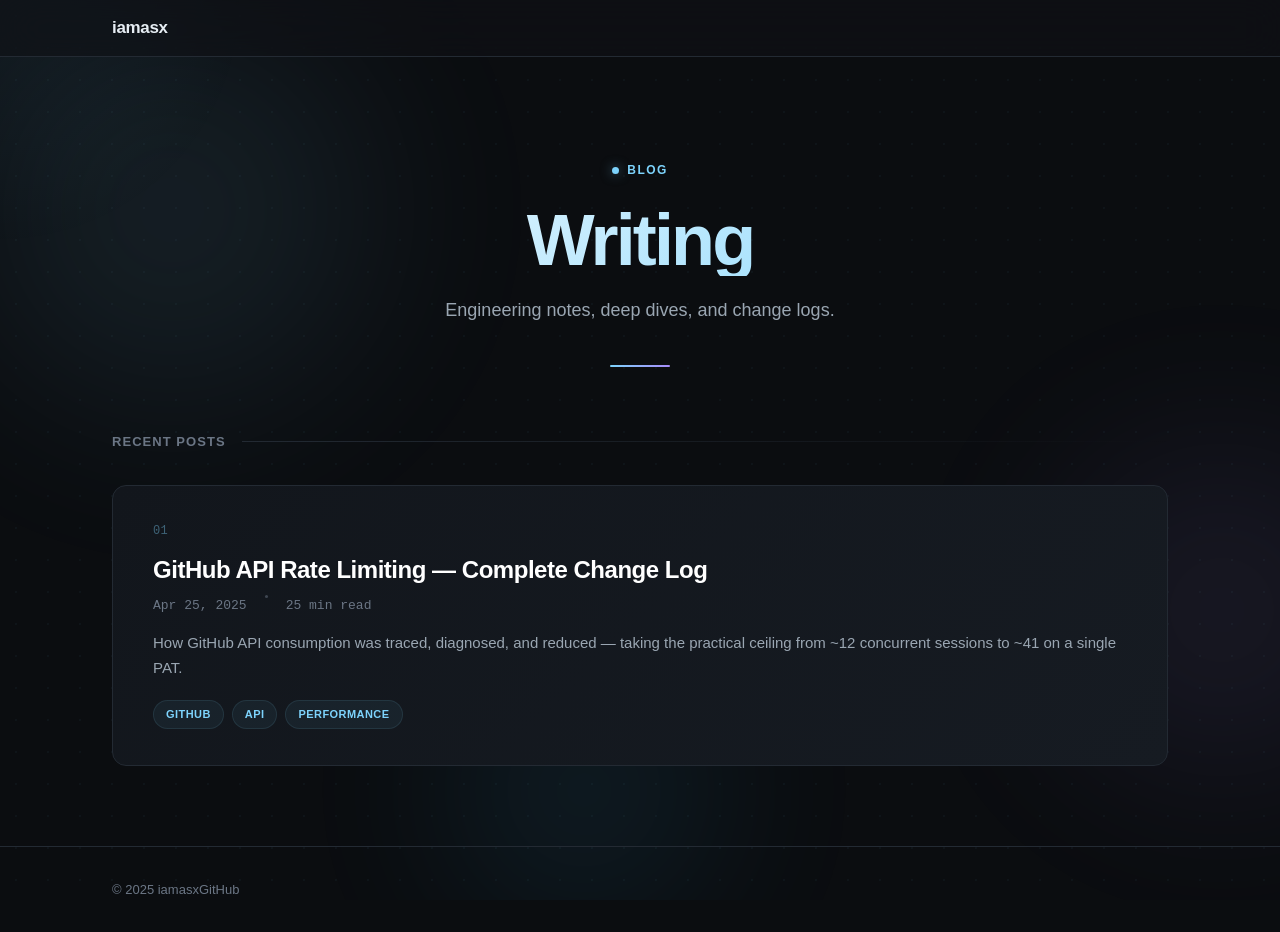
<file: index.html>
<!DOCTYPE html>
<html lang="en">
<head>
  <meta charset="utf-8">
  <meta name="viewport" content="width=device-width, initial-scale=1">
  <title>iamasx — Blog</title>
  <link rel="stylesheet" href="assets/css/shared.css">
  <style>
    html { scroll-behavior: smooth; }

    /* ── Ambient background ── */
    .ambient {
      position: fixed;
      inset: 0;
      z-index: -1;
      overflow: hidden;
      pointer-events: none;
    }

    .orb {
      position: absolute;
      border-radius: 50%;
      filter: blur(80px);
      opacity: 0.12;
      animation: float 20s ease-in-out infinite;
    }

    .orb-1 {
      width: 600px; height: 600px;
      background: radial-gradient(circle, #7dd3fc, transparent 70%);
      top: -10%; left: -10%;
      animation-delay: 0s;
    }

    .orb-2 {
      width: 500px; height: 500px;
      background: radial-gradient(circle, #a78bfa, transparent 70%);
      top: 40%; right: -15%;
      animation-delay: -7s;
      animation-duration: 25s;
    }

    .orb-3 {
      width: 400px; height: 400px;
      background: radial-gradient(circle, #38bdf8, transparent 70%);
      bottom: -10%; left: 30%;
      animation-delay: -14s;
      animation-duration: 22s;
    }

    @keyframes float {
      0%, 100% { transform: translate(0, 0) scale(1); }
      25% { transform: translate(40px, -30px) scale(1.05); }
      50% { transform: translate(-20px, 20px) scale(0.95); }
      75% { transform: translate(30px, 40px) scale(1.02); }
    }

    /* ── Dot grid ── */
    .dot-grid {
      position: fixed;
      inset: 0;
      z-index: -1;
      background-image: radial-gradient(circle, rgba(125, 211, 252, 0.04) 1px, transparent 1px);
      background-size: 32px 32px;
      pointer-events: none;
    }

    /* ── Mouse glow ── */
    .mouse-glow {
      position: fixed;
      width: 500px;
      height: 500px;
      border-radius: 50%;
      background: radial-gradient(circle, rgba(125, 211, 252, 0.06), transparent 70%);
      pointer-events: none;
      z-index: -1;
      transform: translate(-50%, -50%);
      transition: left 0.3s ease-out, top 0.3s ease-out;
    }

    /* ── Nav ── */
    .site-nav {
      background: rgba(15, 18, 22, 0.6);
      backdrop-filter: blur(20px);
      -webkit-backdrop-filter: blur(20px);
      animation: fadeDown 0.8s ease-out;
    }

    /* ── Hero header ── */
    .site-header {
      padding: 100px 0 64px;
      text-align: center;
      position: relative;
    }

    .site-header .eyebrow {
      display: inline-flex;
      align-items: center;
      gap: 8px;
      font-size: 12px;
      font-weight: 600;
      text-transform: uppercase;
      letter-spacing: 0.12em;
      color: var(--accent);
      margin-bottom: 24px;
      opacity: 0;
      animation: fadeUp 0.7s ease-out 0.2s forwards;
    }

    .site-header .eyebrow .dot {
      width: 7px;
      height: 7px;
      border-radius: 50%;
      background: var(--accent);
      animation: pulse 2s ease-in-out infinite;
      box-shadow: 0 0 12px rgba(125, 211, 252, 0.5);
    }

    .site-header h1 {
      font-size: 72px;
      font-weight: 800;
      letter-spacing: -0.04em;
      line-height: 1;
      margin-bottom: 20px;
      background: linear-gradient(135deg, #fff 0%, #7dd3fc 50%, #a78bfa 100%);
      background-size: 200% 200%;
      -webkit-background-clip: text;
      background-clip: text;
      -webkit-text-fill-color: transparent;
      animation: fadeUp 0.7s ease-out 0.35s forwards, gradientShift 8s ease-in-out infinite;
      opacity: 0;
    }

    .site-header .sub {
      font-size: 18px;
      color: var(--ink-dim);
      line-height: 1.6;
      max-width: 440px;
      margin: 0 auto;
      opacity: 0;
      animation: fadeUp 0.7s ease-out 0.5s forwards;
    }

    .header-line {
      width: 60px;
      height: 2px;
      background: linear-gradient(90deg, var(--accent), #a78bfa);
      margin: 40px auto 0;
      border-radius: 2px;
      opacity: 0;
      animation: scaleIn 0.6s ease-out 0.7s forwards;
    }

    /* ── Section title ── */
    .section-label {
      display: flex;
      align-items: center;
      gap: 16px;
      margin-bottom: 32px;
      opacity: 0;
      animation: fadeUp 0.7s ease-out 0.8s forwards;
    }

    .section-label span {
      font-size: 13px;
      font-weight: 600;
      text-transform: uppercase;
      letter-spacing: 0.08em;
      color: var(--ink-faint);
      white-space: nowrap;
    }

    .section-label::after {
      content: "";
      flex: 1;
      height: 1px;
      background: linear-gradient(90deg, var(--line), transparent);
    }

    /* ── Blog grid ── */
    .blog-grid {
      display: grid;
      grid-template-columns: 1fr;
      gap: 24px;
    }

    /* ── Blog card ── */
    .blog-card {
      --glow: rgba(125, 211, 252, 0);
      display: block;
      position: relative;
      background: linear-gradient(135deg, var(--panel), var(--panel-2));
      border: 1px solid var(--line);
      border-radius: var(--radius);
      padding: 36px 40px;
      color: inherit;
      transition: transform 0.35s cubic-bezier(0.22, 1, 0.36, 1),
                  border-color 0.35s ease,
                  box-shadow 0.35s ease;
      overflow: hidden;
      opacity: 0;
      animation: fadeUp 0.6s ease-out forwards;
    }

    .blog-card::before {
      content: "";
      position: absolute;
      inset: 0;
      border-radius: var(--radius);
      background: radial-gradient(600px circle at var(--mx, 50%) var(--my, 50%),
                    rgba(125, 211, 252, 0.06), transparent 60%);
      opacity: 0;
      transition: opacity 0.35s ease;
      pointer-events: none;
    }

    .blog-card:hover::before { opacity: 1; }

    .blog-card::after {
      content: "";
      position: absolute;
      top: 16px;
      right: 20px;
      width: 36px;
      height: 36px;
      border-radius: 50%;
      background: rgba(125, 211, 252, 0.06);
      display: flex;
      align-items: center;
      justify-content: center;
      transition: background 0.3s, transform 0.3s;
      background-image: url("data:image/svg+xml,%3Csvg xmlns='http://www.w3.org/2000/svg' width='16' height='16' fill='none' stroke='%237dd3fc' stroke-width='2' stroke-linecap='round' stroke-linejoin='round'%3E%3Cpath d='M5 11L11 5M11 5H6M11 5V10'/%3E%3C/svg%3E");
      background-repeat: no-repeat;
      background-position: center;
      opacity: 0;
      transform: translate(4px, -4px);
    }

    .blog-card:hover::after {
      opacity: 1;
      transform: translate(0, 0);
    }

    .blog-card:hover {
      border-color: rgba(125, 211, 252, 0.2);
      transform: translateY(-4px);
      box-shadow: 0 8px 40px rgba(125, 211, 252, 0.07),
                  0 0 0 1px rgba(125, 211, 252, 0.05);
    }

    .blog-card .card-number {
      font-size: 12px;
      font-family: ui-monospace, SFMono-Regular, "SF Mono", Menlo, Consolas, monospace;
      color: var(--accent);
      opacity: 0.4;
      margin-bottom: 14px;
      letter-spacing: 0.02em;
    }

    .blog-card .card-title {
      font-size: 24px;
      font-weight: 700;
      color: #fff;
      letter-spacing: -0.02em;
      margin-bottom: 10px;
      line-height: 1.25;
      transition: color 0.25s;
    }

    .blog-card:hover .card-title { color: var(--accent); }

    .blog-card .card-meta {
      display: flex;
      gap: 18px;
      font-size: 13px;
      font-family: ui-monospace, SFMono-Regular, "SF Mono", Menlo, Consolas, monospace;
      color: var(--ink-faint);
      margin-bottom: 14px;
    }

    .blog-card .card-meta span {
      display: inline-flex;
      align-items: center;
      gap: 6px;
    }

    .meta-dot {
      width: 3px;
      height: 3px;
      border-radius: 50%;
      background: var(--ink-faint);
      opacity: 0.5;
    }

    .blog-card .card-desc {
      font-size: 15px;
      color: var(--ink-dim);
      line-height: 1.65;
      margin-bottom: 20px;
    }

    .blog-card .card-tags {
      display: flex;
      flex-wrap: wrap;
      gap: 8px;
    }

    .tag {
      display: inline-block;
      font-size: 11px;
      font-weight: 600;
      text-transform: uppercase;
      letter-spacing: 0.04em;
      padding: 4px 12px;
      border-radius: 20px;
      background: rgba(125, 211, 252, 0.06);
      border: 1px solid rgba(125, 211, 252, 0.1);
      color: var(--accent);
      transition: background 0.25s, border-color 0.25s;
    }

    .blog-card:hover .tag {
      background: rgba(125, 211, 252, 0.1);
      border-color: rgba(125, 211, 252, 0.2);
    }

    .empty-state {
      text-align: center;
      padding: 80px 20px;
      color: var(--ink-faint);
      font-size: 15px;
    }

    /* ── Footer ── */
    .site-footer {
      opacity: 0;
      animation: fadeUp 0.6s ease-out 1.2s forwards;
    }

    .footer-inner {
      display: flex;
      align-items: center;
      justify-content: space-between;
    }

    .footer-links {
      display: flex;
      gap: 20px;
    }

    .footer-links a {
      font-size: 13px;
      color: var(--ink-faint);
      transition: color 0.2s;
    }

    .footer-links a:hover { color: var(--accent); }

    /* ── Animations ── */
    @keyframes fadeUp {
      from { opacity: 0; transform: translateY(20px); }
      to { opacity: 1; transform: translateY(0); }
    }

    @keyframes fadeDown {
      from { opacity: 0; transform: translateY(-10px); }
      to { opacity: 1; transform: translateY(0); }
    }

    @keyframes scaleIn {
      from { opacity: 0; transform: scaleX(0); }
      to { opacity: 1; transform: scaleX(1); }
    }

    @keyframes pulse {
      0%, 100% { opacity: 1; box-shadow: 0 0 12px rgba(125, 211, 252, 0.5); }
      50% { opacity: 0.5; box-shadow: 0 0 20px rgba(125, 211, 252, 0.8); }
    }

    @keyframes gradientShift {
      0%, 100% { background-position: 0% 50%; }
      50% { background-position: 100% 50%; }
    }

    /* ── Responsive ── */
    @media (max-width: 560px) {
      .site-header { padding: 64px 0 40px; }
      .site-header h1 { font-size: 44px; }
      .site-header .sub { font-size: 16px; }
      .blog-card { padding: 24px 22px; }
      .blog-card .card-title { font-size: 20px; }
      .orb { filter: blur(60px); opacity: 0.08; }
    }
  </style>
</head>
<body>
  <!-- Ambient background -->
  <div class="ambient">
    <div class="orb orb-1"></div>
    <div class="orb orb-2"></div>
    <div class="orb orb-3"></div>
  </div>
  <div class="dot-grid"></div>
  <div class="mouse-glow" id="mouseGlow"></div>

  <nav class="site-nav">
    <div class="wrap">
      <a href="./" class="site-name">iamasx</a>
    </div>
  </nav>

  <div class="wrap">
    <header class="site-header">
      <div class="eyebrow"><span class="dot"></span>Blog</div>
      <h1>Writing</h1>
      <p class="sub">Engineering notes, deep dives, and change logs.</p>
      <div class="header-line"></div>
    </header>

    <div class="section-label"><span>Recent Posts</span></div>

    <div id="blog-list" class="blog-grid"></div>

    <noscript>
      <div class="empty-state">
        <p>This page requires JavaScript to list blog posts.</p>
      </div>
    </noscript>
  </div>

  <footer class="site-footer">
    <div class="wrap">
      <div class="footer-inner">
        <p>&copy; 2025 iamasx</p>
        <div class="footer-links">
          <a href="https://github.com/iamasx" target="_blank" rel="noopener">GitHub</a>
        </div>
      </div>
    </div>
  </footer>

  <script src="assets/js/blogs.js"></script>
  <script>
    (function () {
      // Mouse glow follow
      var glow = document.getElementById('mouseGlow');
      document.addEventListener('mousemove', function (e) {
        glow.style.left = e.clientX + 'px';
        glow.style.top = e.clientY + 'px';
      });

      // Card spotlight effect — track mouse position relative to each card
      document.addEventListener('mousemove', function (e) {
        var cards = document.querySelectorAll('.blog-card');
        cards.forEach(function (card) {
          var rect = card.getBoundingClientRect();
          var x = e.clientX - rect.left;
          var y = e.clientY - rect.top;
          card.style.setProperty('--mx', x + 'px');
          card.style.setProperty('--my', y + 'px');
        });
      });

      // Render blog posts
      var posts = window.BLOG_POSTS || [];
      var container = document.getElementById('blog-list');

      posts.sort(function (a, b) {
        return new Date(b.date) - new Date(a.date);
      });

      if (posts.length === 0) {
        container.innerHTML = '<div class="empty-state"><p>No posts yet.</p></div>';
        return;
      }

      function formatDate(dateStr) {
        var d = new Date(dateStr + 'T00:00:00');
        return d.toLocaleDateString('en-US', { month: 'short', day: 'numeric', year: 'numeric' });
      }

      function padNum(n) { return n < 10 ? '0' + n : '' + n; }

      posts.forEach(function (post, i) {
        var card = document.createElement('a');
        card.href = 'posts/' + post.slug + '/';
        card.className = 'blog-card';
        card.style.animationDelay = (0.9 + i * 0.12) + 's';

        var tagsHtml = '';
        if (post.tags && post.tags.length) {
          tagsHtml = '<div class="card-tags">' +
            post.tags.map(function (t) { return '<span class="tag">' + t + '</span>'; }).join('') +
            '</div>';
        }

        card.innerHTML =
          '<div class="card-number">' + padNum(i + 1) + '</div>' +
          '<div class="card-title">' + post.title + '</div>' +
          '<div class="card-meta">' +
            '<span>' + formatDate(post.date) + '</span>' +
            '<span class="meta-dot"></span>' +
            '<span>' + post.readingTime + ' read</span>' +
          '</div>' +
          '<div class="card-desc">' + post.description + '</div>' +
          tagsHtml;

        container.appendChild(card);
      });
    })();
  </script>
</body>
</html>
</file>
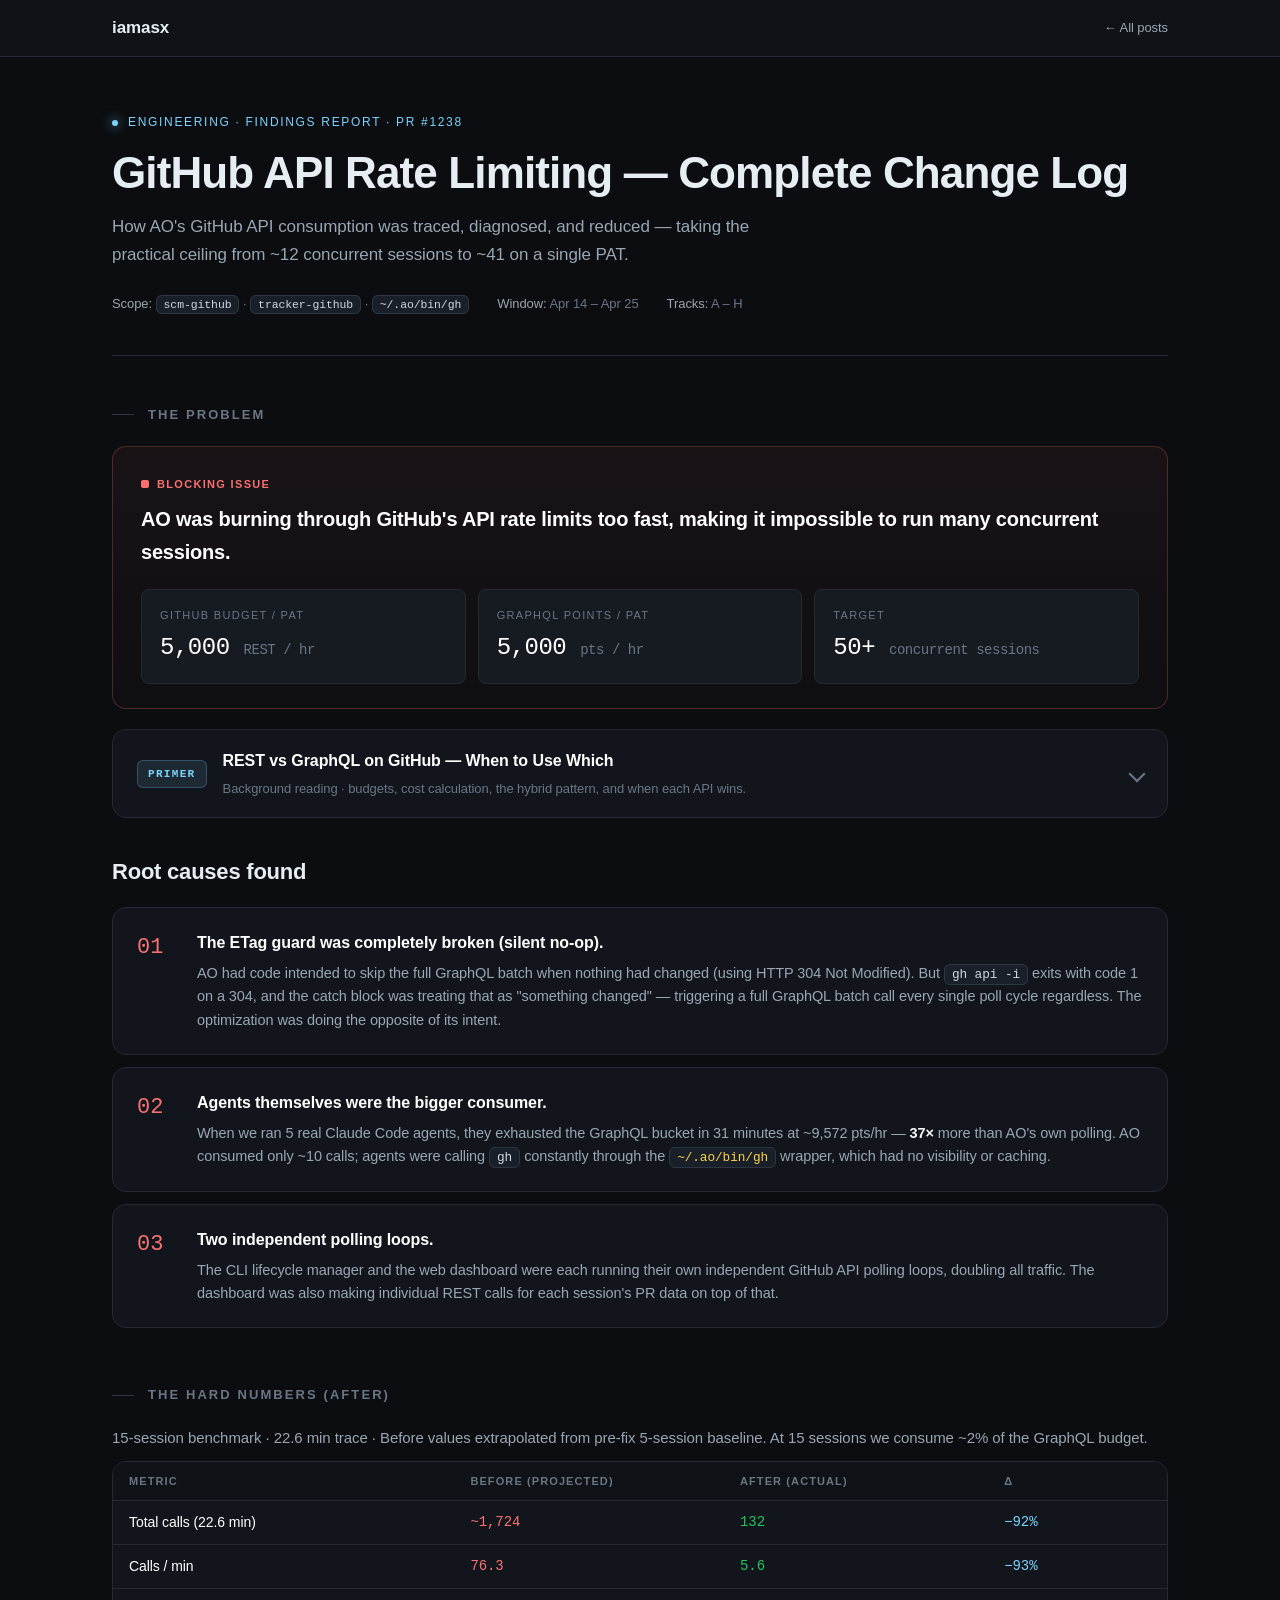
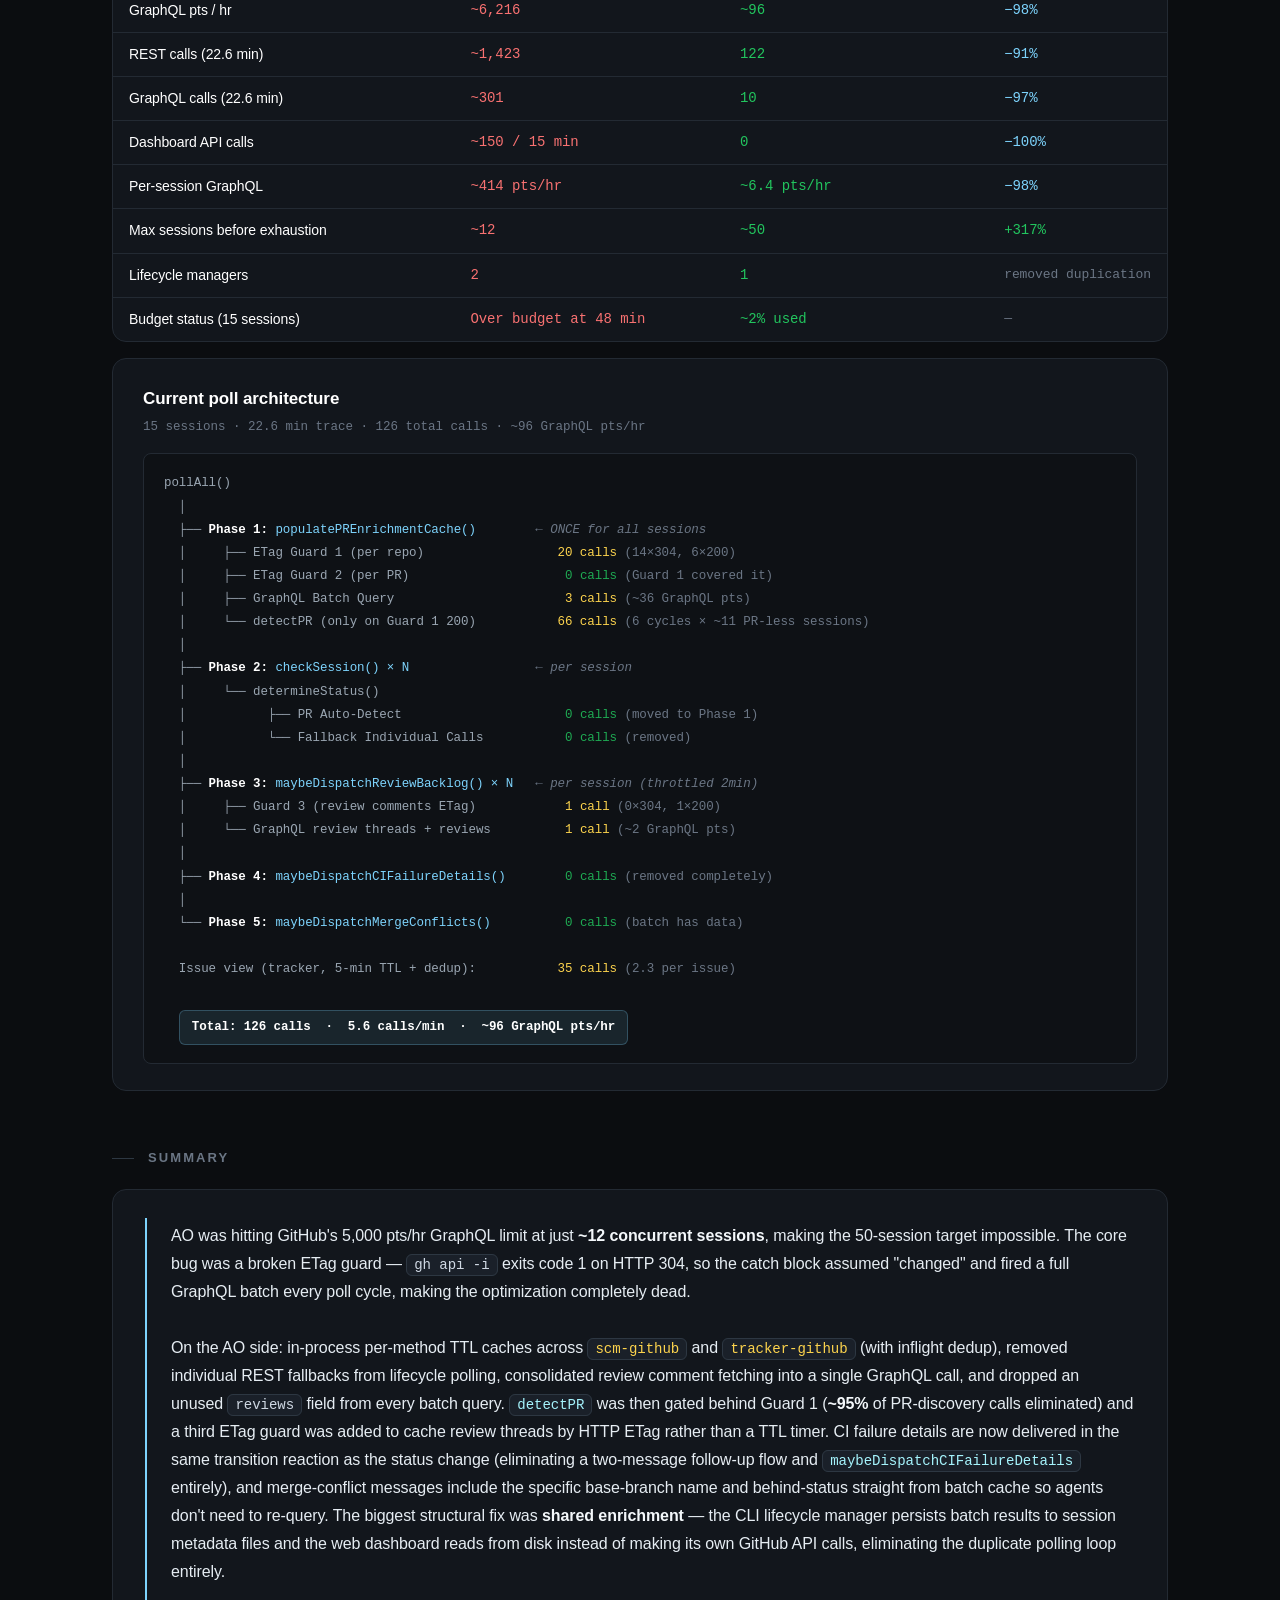
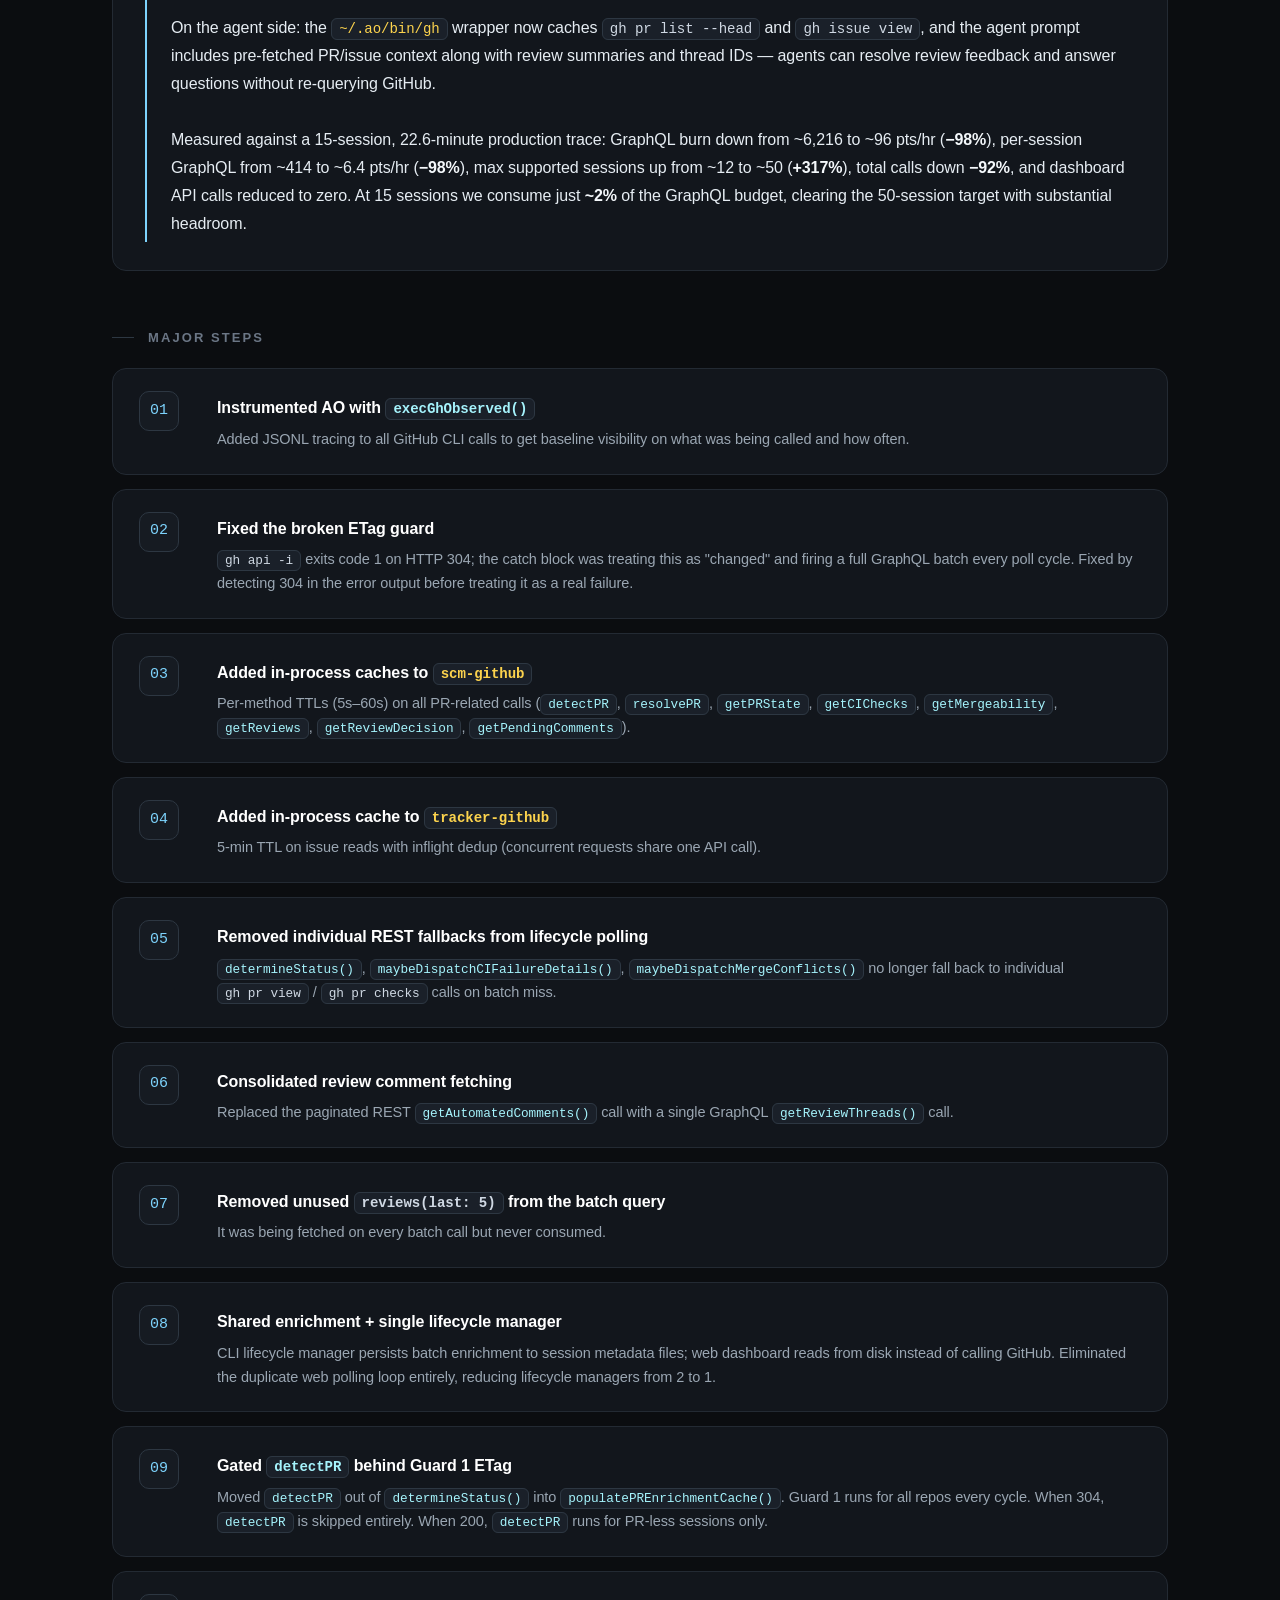
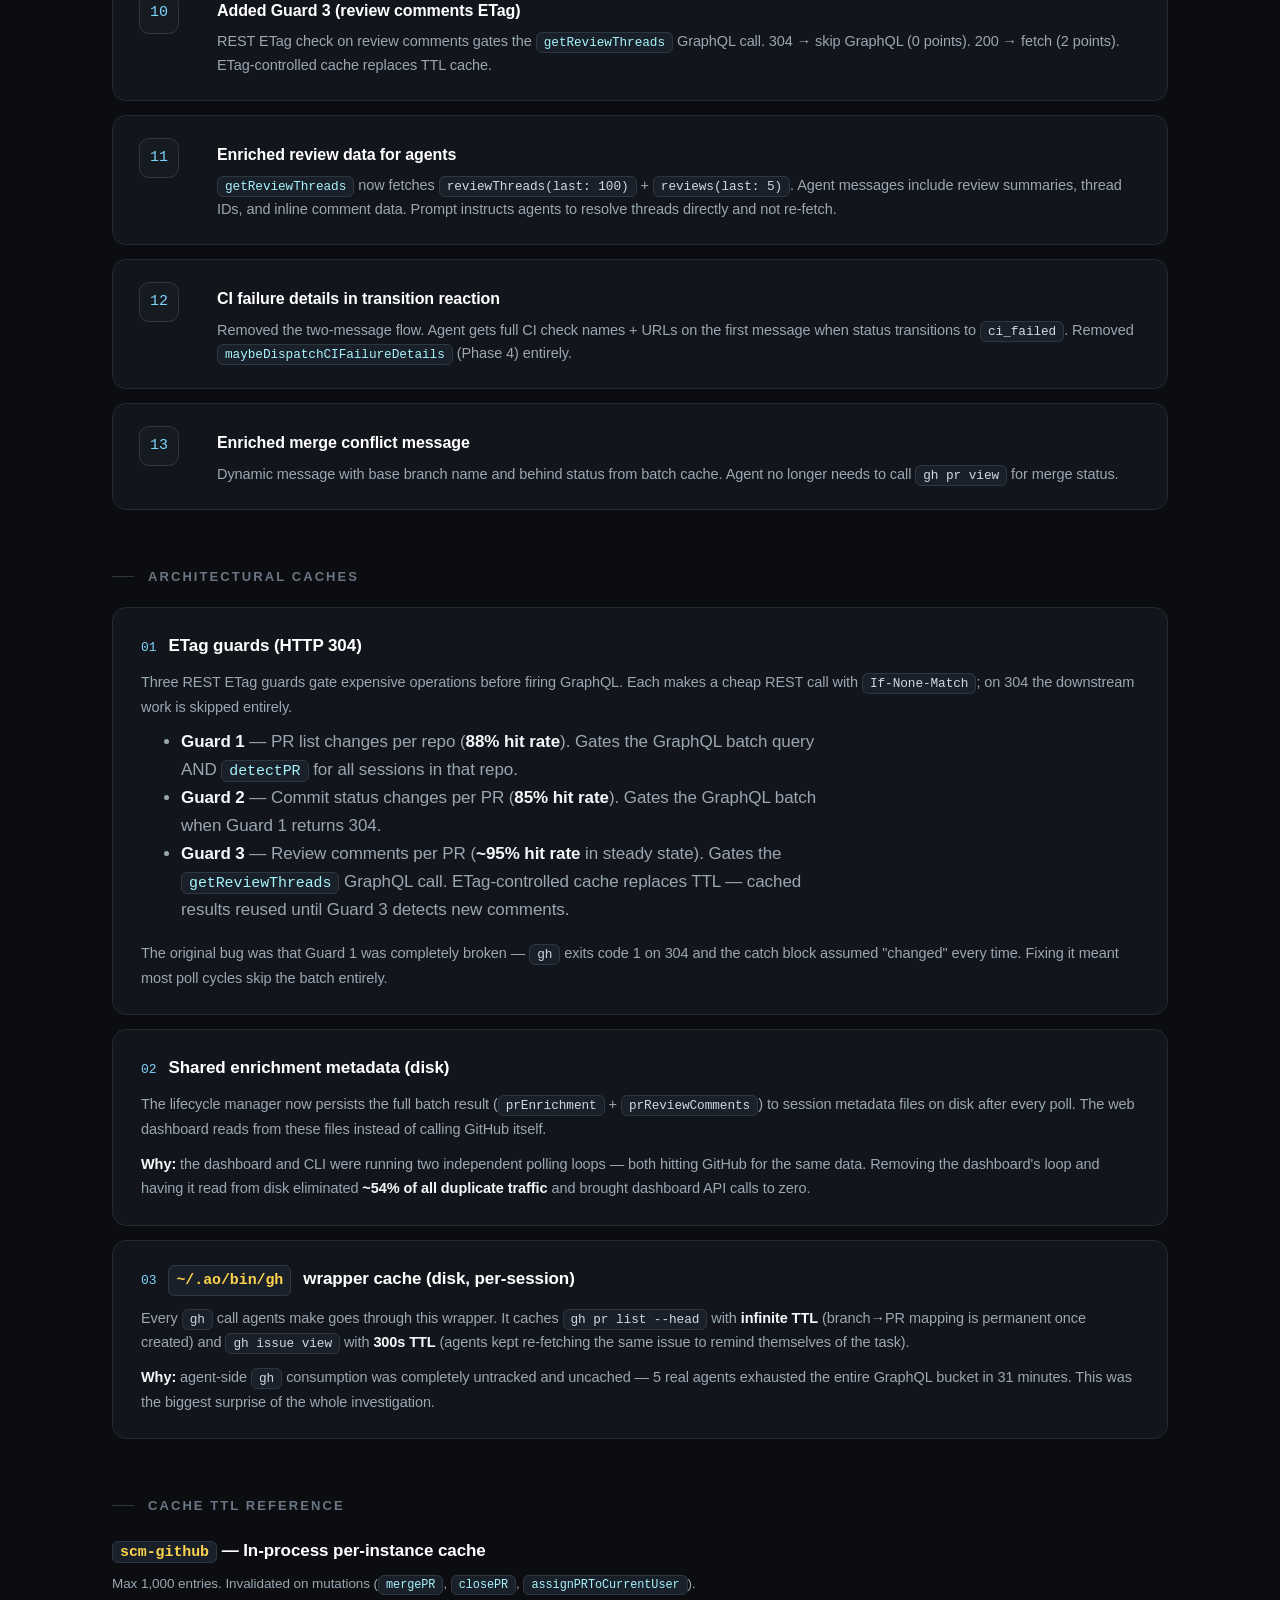
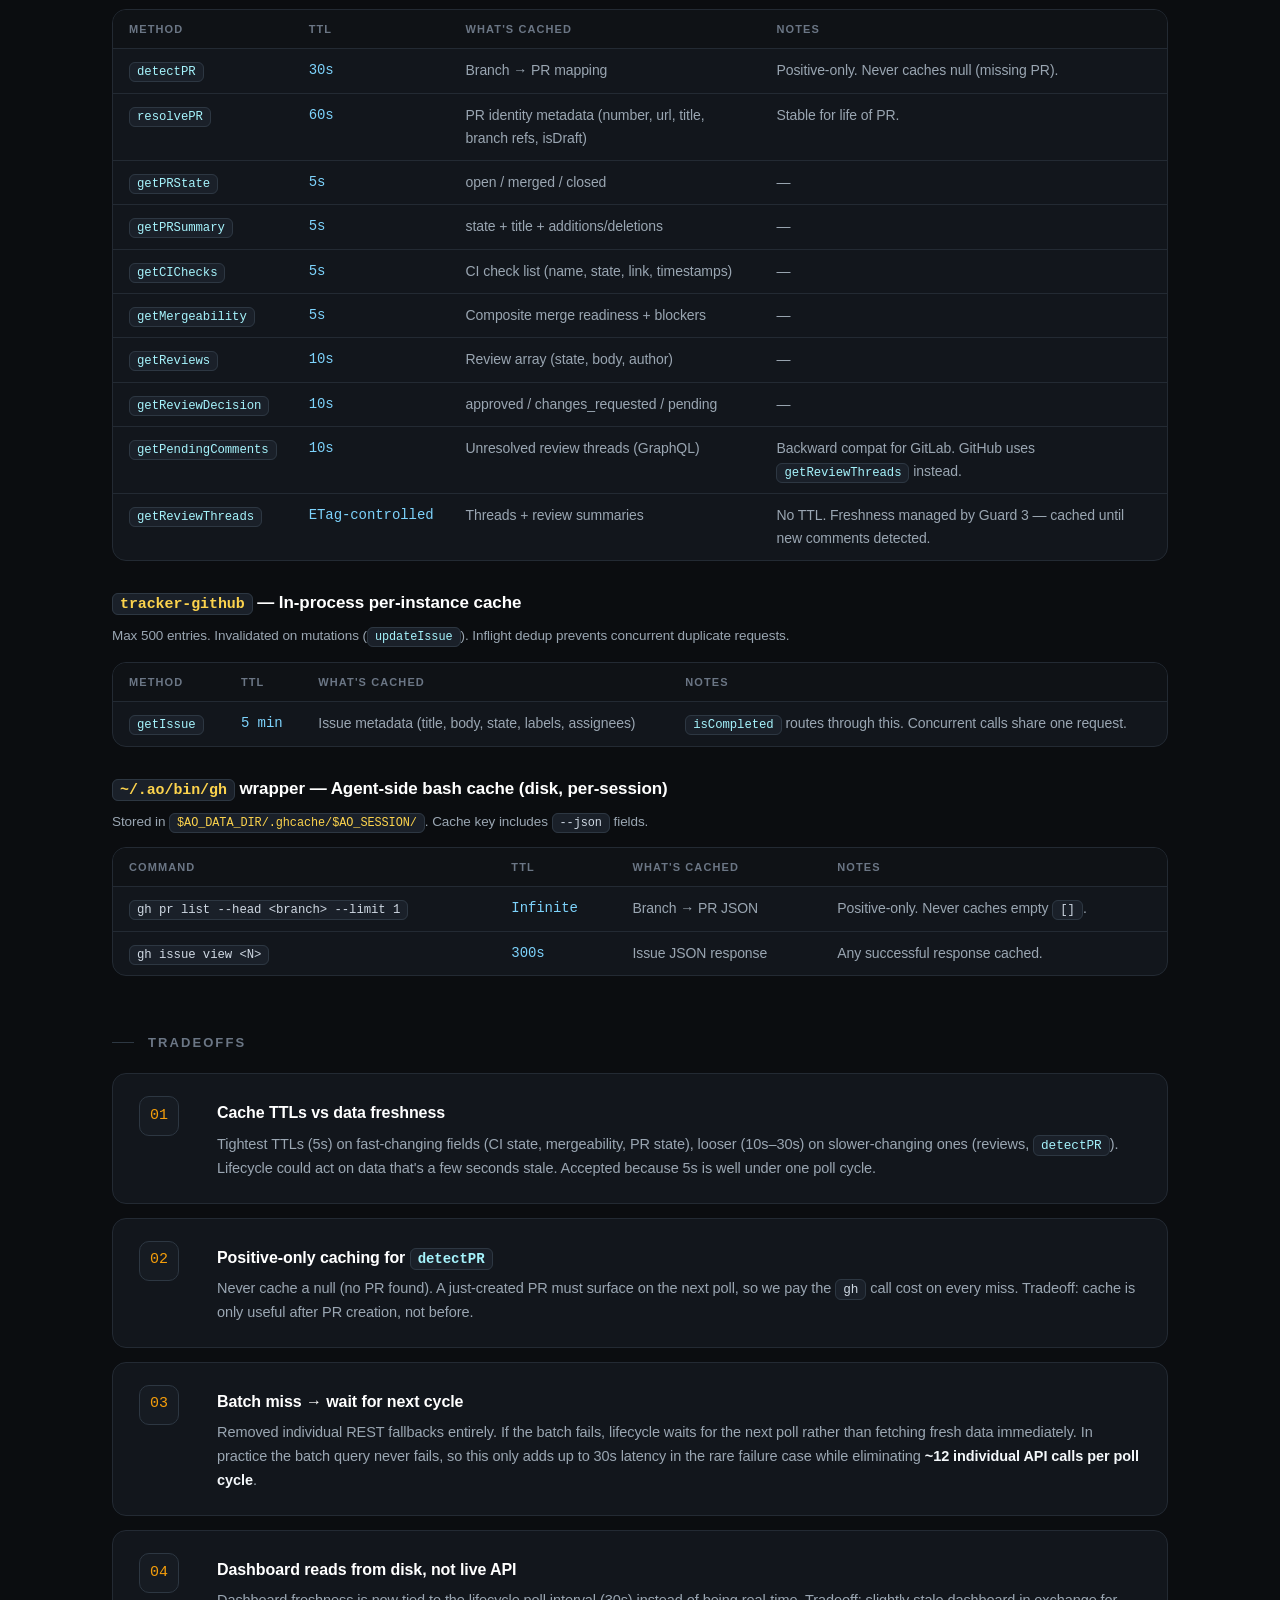
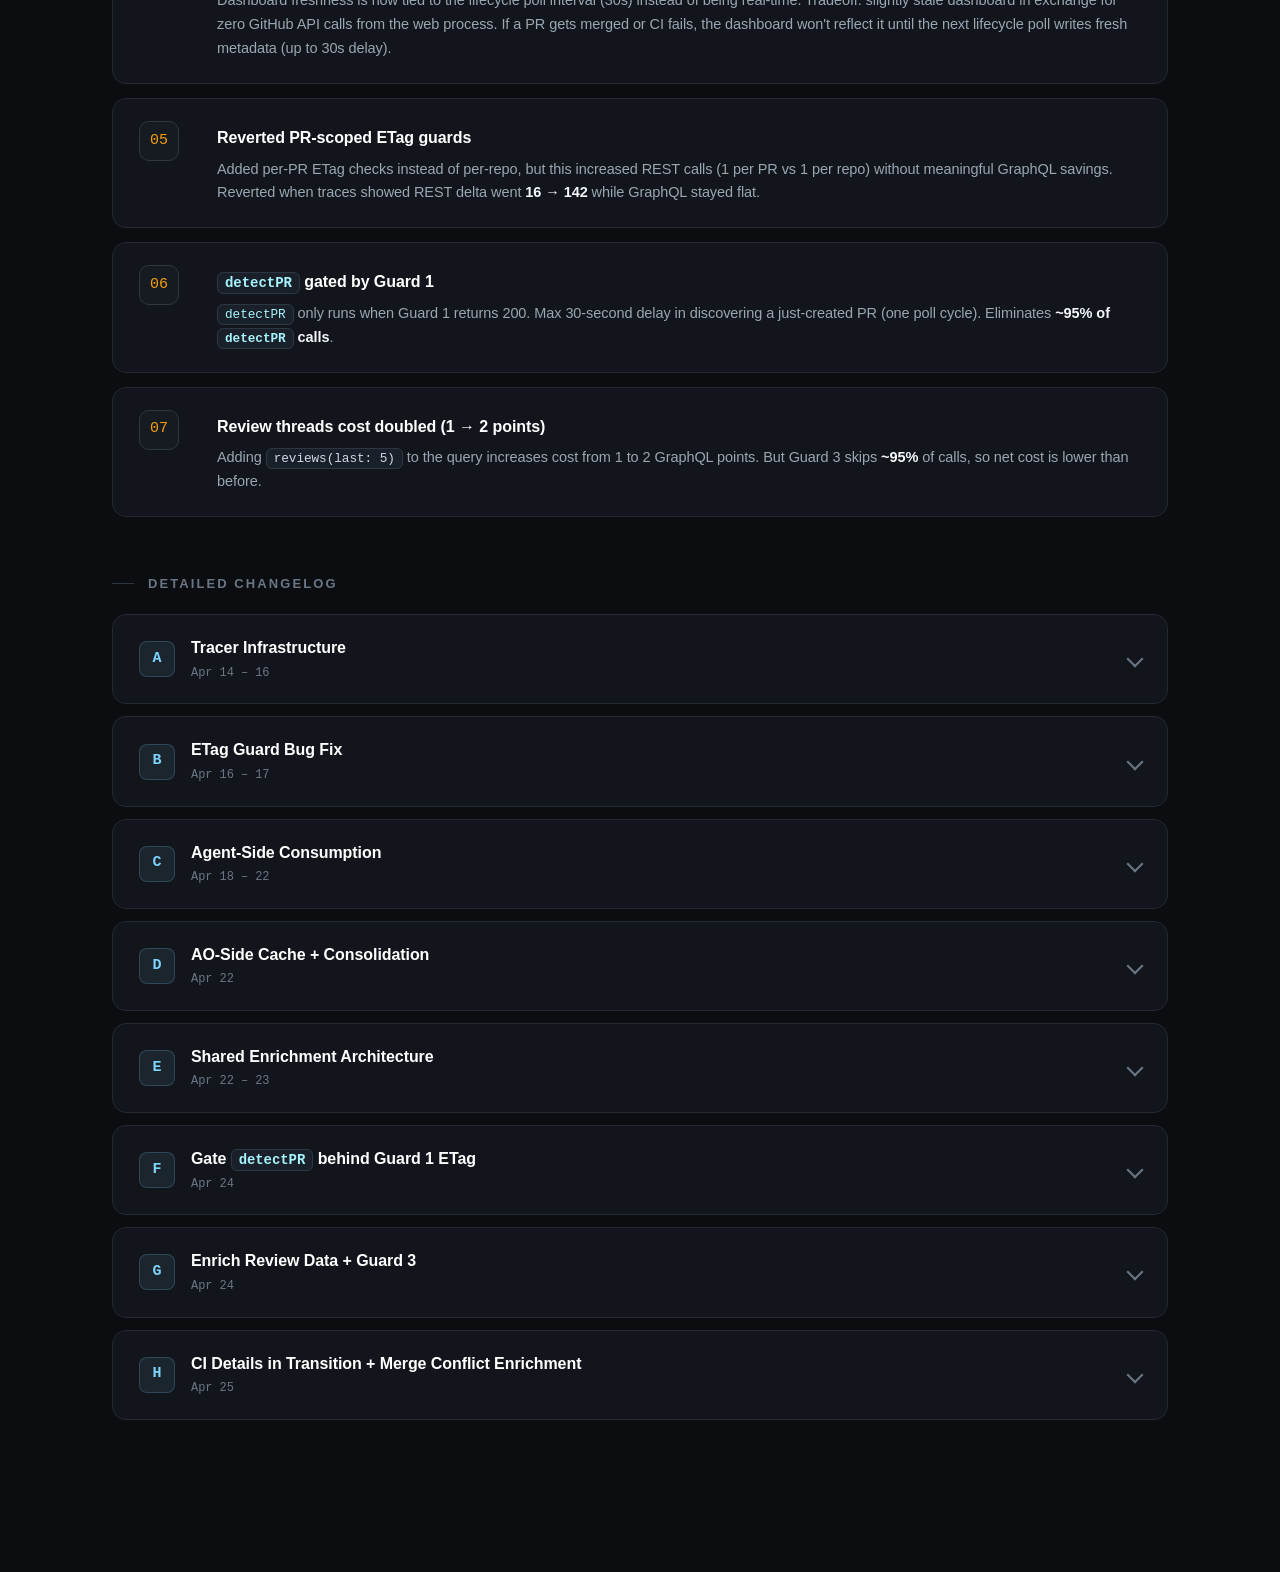
<file: posts/github-api-rate-limiting/index.html>
<!DOCTYPE html>
<html>
<head>
  <meta charset="utf-8">
  <title>GitHub API Rate Limiting — Complete Change Log (PR #1238)</title>
  <style>
    * { margin: 0; padding: 0; box-sizing: border-box; }
    body { background: #0b0d10; display: flex; align-items: center; justify-content: center; min-height: 100vh; font-family: -apple-system, BlinkMacSystemFont, sans-serif; }
    #__bundler_loading { position: fixed; bottom: 20px; right: 20px; font: 13px/1.4 -apple-system, BlinkMacSystemFont, sans-serif; color: #666; background: #fff; padding: 8px 14px; border-radius: 8px; box-shadow: 0 1px 4px rgba(0,0,0,0.12); z-index: 10000; }
    #__bundler_thumbnail { position: fixed; inset: 0; width: 100%; height: 100%; display: flex; align-items: center; justify-content: center; background: #0b0d10; z-index: 9999; }
    #__bundler_thumbnail svg { width: 100%; height: 100%; object-fit: contain; }
    #__bundler_placeholder { color: #999; font-size: 14px; }
  </style>
  <noscript>
    <style>#__bundler_loading { display: none; }</style>
    <div style="position:fixed;bottom:12px;left:12px;font:13px/1.4 -apple-system,BlinkMacSystemFont,sans-serif;color:#999;background:rgba(255,255,255,0.9);padding:6px 12px;border-radius:6px;box-shadow:0 1px 4px rgba(0,0,0,0.08);z-index:10000;">
      This page requires JavaScript to display.
    </div>
  </noscript>
</head>
<body>
  <div id="__bundler_thumbnail">
  <svg viewBox="0 0 1200 800" xmlns="http://www.w3.org/2000/svg">
    <rect width="1200" height="800" fill="#0b0d10"></rect>
    <g transform="translate(600 400)">
      <circle r="160" fill="none" stroke="#7dd3fc" stroke-width="3" opacity="0.35"></circle>
      <circle r="110" fill="none" stroke="#7dd3fc" stroke-width="3" opacity="0.6"></circle>
      <text x="0" y="-10" text-anchor="middle" font-family="ui-monospace, monospace" font-size="52" fill="#f87171" font-weight="600">2,072</text>
      <text x="0" y="20" text-anchor="middle" font-family="ui-monospace, monospace" font-size="18" fill="#9aa6b2">→</text>
      <text x="0" y="60" text-anchor="middle" font-family="ui-monospace, monospace" font-size="52" fill="#22c55e" font-weight="600">604</text>
    </g>
  </svg>
</div>
  <div id="__bundler_loading">Unpacking...</div>

  <script>
    // Inject nav bar after bundler renders the page
    (function() {
      var observer = new MutationObserver(function() {
        var wrap = document.querySelector('.wrap');
        if (wrap) {
          observer.disconnect();
          var nav = document.createElement('nav');
          nav.style.cssText = 'background:#0f1216;border-bottom:1px solid #232a33;position:sticky;top:0;z-index:1000';
          nav.innerHTML = '<div style="max-width:1120px;margin:0 auto;padding:0 32px;display:flex;justify-content:space-between;align-items:center;height:56px">' +
            '<a href="../../" style="font-size:17px;font-weight:700;color:#e6edf3;text-decoration:none">iamasx</a>' +
            '<a href="../../" style="font-size:13px;color:#9aa6b2;text-decoration:none">\u2190 All posts</a>' +
            '</div>';
          document.body.insertBefore(nav, document.body.firstChild);
        }
      });
      observer.observe(document.documentElement, { childList: true, subtree: true });
    })();
  </script>

  <script>
    
document.addEventListener('DOMContentLoaded', async function() {
  const loading = document.getElementById('__bundler_loading');
  function setStatus(msg) { if (loading) loading.textContent = msg; }

  // Error sink persists across replaceWith since it's on window, not the DOM.
  window.addEventListener('error', function(e) {
    var p = document.body || document.documentElement;
    var d = document.getElementById('__bundler_err') || p.appendChild(document.createElement('div'));
    d.id = '__bundler_err';
    d.style.cssText = 'position:fixed;bottom:12px;left:12px;right:12px;font:12px/1.4 ui-monospace,monospace;background:#2a1215;color:#ff8a80;padding:10px 14px;border-radius:8px;border:1px solid #5c2b2e;z-index:99999;white-space:pre-wrap;max-height:40vh;overflow:auto';
    d.textContent = (d.textContent ? d.textContent + String.fromCharCode(10) : '') +
      '[bundle] ' + (e.message || e.type) +
      (e.filename ? ' (' + e.filename.slice(0, 60) + ':' + e.lineno + ')' : '');
  }, true);

  try {
    const manifestEl = document.querySelector('script[type="__bundler/manifest"]');
    const templateEl = document.querySelector('script[type="__bundler/template"]');
    if (!manifestEl || !templateEl) {
      setStatus('Error: missing bundle data');
      console.error('[bundler] Missing script tags — manifestEl:', !!manifestEl, 'templateEl:', !!templateEl);
      return;
    }

    const manifest = JSON.parse(manifestEl.textContent);
    let template = JSON.parse(templateEl.textContent);

    const uuids = Object.keys(manifest);
    setStatus('Unpacking ' + uuids.length + ' assets...');

    const blobUrls = {};
    await Promise.all(uuids.map(async (uuid) => {
      const entry = manifest[uuid];
      try {
        const binaryStr = atob(entry.data);
        const bytes = new Uint8Array(binaryStr.length);
        for (let i = 0; i < binaryStr.length; i++) bytes[i] = binaryStr.charCodeAt(i);

        let finalBytes = bytes;
        if (entry.compressed) {
          if (typeof DecompressionStream !== 'undefined') {
            const ds = new DecompressionStream('gzip');
            const writer = ds.writable.getWriter();
            const reader = ds.readable.getReader();
            writer.write(bytes);
            writer.close();
            const chunks = [];
            let totalLen = 0;
            while (true) {
              const { done, value } = await reader.read();
              if (done) break;
              chunks.push(value);
              totalLen += value.length;
            }
            finalBytes = new Uint8Array(totalLen);
            let offset = 0;
            for (const chunk of chunks) { finalBytes.set(chunk, offset); offset += chunk.length; }
          } else {
            console.warn('DecompressionStream not available, asset ' + uuid + ' may not render');
          }
        }

        blobUrls[uuid] = URL.createObjectURL(new Blob([finalBytes], { type: entry.mime }));
      } catch (err) {
        console.error('Failed to decode asset ' + uuid + ':', err);
        blobUrls[uuid] = URL.createObjectURL(new Blob([], { type: entry.mime }));
      }
    }));

    const extResEl = document.querySelector('script[type="__bundler/ext_resources"]');
    const extResources = extResEl ? JSON.parse(extResEl.textContent) : [];
    const resourceMap = {};
    for (const entry of extResources) {
      if (blobUrls[entry.uuid]) resourceMap[entry.id] = blobUrls[entry.uuid];
    }

    setStatus('Rendering...');
    for (const uuid of uuids) template = template.split(uuid).join(blobUrls[uuid]);

    // Strip integrity + crossorigin — blob URLs from a file:// document inherit
    // a null origin, so crossorigin forces a CORS fetch that SRI then rejects.
    // The manifest bytes are ours; SRI protects against CDN compromise, not this.
    template = template.replace(/\s+integrity="[^"]*"/gi, '').replace(/\s+crossorigin="[^"]*"/gi, '');

    const resourceScript = '<script>window.__resources = ' +
      JSON.stringify(resourceMap).split('</' + 'script>').join('<\\/' + 'script>') +
      ';</' + 'script>';
    // Inject after <head> so the DOCTYPE stays first; prepending the script
    // would push the parser into quirks mode. DOMParser always emits a <head>
    // (synthesizing one if the source HTML omitted it) but may carry
    // attributes through, so match the full opening tag. slice() rather than
    // replace() keeps us clear of $-pattern substitution in resourceScript.
    const headOpen = template.match(/<head[^>]*>/i);
    if (headOpen) {
      const i = headOpen.index + headOpen[0].length;
      template = template.slice(0, i) + resourceScript + template.slice(i);
    }

    // Parse the template and swap the root element. Scripts inserted via
    // DOMParser/replaceWith are inert per spec — re-create each with
    // createElement so they execute, awaiting onload for src scripts to
    // preserve ordering (React before ReactDOM before Babel before text/babel).
    const doc = new DOMParser().parseFromString(template, 'text/html');
    document.documentElement.replaceWith(doc.documentElement);
    const dead = Array.from(document.scripts);
    for (const old of dead) {
      const s = document.createElement('script');
      for (const a of old.attributes) s.setAttribute(a.name, a.value);
      s.textContent = old.textContent;
      // text/babel scripts with a src: fetch and inline. transformScriptTags
      // does XHR against the src, but blob:null/ from a file:// origin is
      // silently dropped. Inlining makes it a plain inline babel script,
      // which transformScriptTags handles unconditionally.
      if ((s.type === 'text/babel' || s.type === 'text/jsx') && s.src) {
        const r = await fetch(s.src);
        s.textContent = await r.text();
        s.removeAttribute('src');
      }
      const p = s.src ? new Promise(function(r) { s.onload = s.onerror = r; }) : null;
      old.replaceWith(s);
      if (p) await p;
    }
    // Babel standalone auto-transforms type=text/babel on DOMContentLoaded,
    // which fired before we swapped the document. Trigger manually if present.
    if (window.Babel && typeof window.Babel.transformScriptTags === 'function') {
      window.Babel.transformScriptTags();
    }
  } catch (err) {
    setStatus('Error unpacking: ' + err.message);
    console.error('Bundle unpack error:', err);
  }
});

  </script>

  <script type="__bundler/manifest">
{}
  </script>

  <script type="__bundler/ext_resources">
[]
  </script>

  <script type="__bundler/template">
"<!DOCTYPE html>\n<html lang=\"en\"><head>\n<meta charset=\"utf-8\">\n<meta name=\"viewport\" content=\"width=device-width, initial-scale=1\">\n<title>GitHub API Rate Limiting — Complete Change Log (PR #1238)<\u002Ftitle>\n\n<style>\n  :root {\n    --bg: #0b0d10;\n    --bg-2: #0f1216;\n    --panel: #12161c;\n    --panel-2: #161b22;\n    --line: #232a33;\n    --line-2: #2d3742;\n    --ink: #e6edf3;\n    --ink-dim: #9aa6b2;\n    --ink-faint: #6b7685;\n    --accent: #7dd3fc;          /* cool cyan for structure */\n    --accent-dim: #38bdf8;\n    --good: #22c55e;\n    --good-soft: #14532d;\n    --good-bg: rgba(34, 197, 94, 0.08);\n    --bad: #f87171;\n    --bad-soft: #7f1d1d;\n    --bad-bg: rgba(248, 113, 113, 0.08);\n    --warn: #f59e0b;\n    --radius: 14px;\n    --radius-sm: 8px;\n  }\n\n  * { box-sizing: border-box; }\n  html, body { background: var(--bg); color: var(--ink); }\n  body {\n    margin: 0;\n    font: 15px/1.65 -apple-system, BlinkMacSystemFont, \"Helvetica Neue\", Helvetica, Arial, sans-serif;\n    -webkit-font-smoothing: antialiased;\n    text-rendering: optimizeLegibility;\n    letter-spacing: -0.005em;\n  }\n\n  .mono, code, kbd, pre { font-family: ui-monospace, SFMono-Regular, \"SF Mono\", Menlo, Consolas, \"Liberation Mono\", monospace; }\n\n  /* -------- Layout -------- */\n  .wrap { max-width: 1120px; margin: 0 auto; padding: 56px 32px 96px; }\n\n  /* -------- Header -------- */\n  header.doc {\n    border-bottom: 1px solid var(--line);\n    padding-bottom: 40px;\n    margin-bottom: 48px;\n  }\n  .eyebrow {\n    font-size: 12px; letter-spacing: 0.14em; text-transform: uppercase;\n    color: var(--accent); margin-bottom: 16px;\n    display: flex; gap: 10px; align-items: center;\n  }\n  .eyebrow .dot {\n    width: 6px; height: 6px; border-radius: 50%; background: var(--accent);\n    box-shadow: 0 0 12px var(--accent);\n  }\n  h1 {\n    font-size: 44px; line-height: 1.1; margin: 0 0 16px;\n    font-weight: 600; letter-spacing: -0.02em;\n    text-wrap: balance;\n  }\n  .sub {\n    color: var(--ink-dim); font-size: 17px; max-width: 72ch;\n    text-wrap: pretty;\n  }\n  .meta-row {\n    display: flex; flex-wrap: wrap; gap: 20px 28px; margin-top: 24px;\n    font-size: 13px; color: var(--ink-faint);\n  }\n  .meta-row span b { color: var(--ink-dim); font-weight: 500; }\n\n  /* -------- Section -------- */\n  section { margin-bottom: 56px; scroll-margin-top: 24px; }\n  h2 {\n    font-size: 13px; font-weight: 600; letter-spacing: 0.16em; text-transform: uppercase;\n    color: var(--ink-faint); margin: 0 0 20px;\n    display: flex; align-items: center; gap: 14px;\n  }\n  h2::before {\n    content: \"\"; width: 22px; height: 1px; background: var(--line-2);\n  }\n  h3 {\n    font-size: 22px; font-weight: 600; margin: 0 0 12px;\n    letter-spacing: -0.01em;\n  }\n\n  .card {\n    background: var(--panel);\n    border: 1px solid var(--line);\n    border-radius: var(--radius);\n    padding: 28px 32px;\n  }\n  .card + .card { margin-top: 16px; }\n\n  p { margin: 0 0 12px; color: var(--ink); }\n  p.lead { font-size: 17px; color: var(--ink); }\n  p.dim { color: var(--ink-dim); }\n\n  /* -------- Code / pill styles -------- */\n  code {\n    background: #1a2029;\n    border: 1px solid var(--line-2);\n    color: #cfd8e3;\n    padding: 2px 7px;\n    border-radius: 6px;\n    font-size: 0.88em;\n    white-space: nowrap;\n  }\n  /* strong method-ish pill (starts with letters + parens or paths) */\n  code.pill-path { color: #fcd34d; }\n  code.pill-method { color: #a5f3fc; }\n\n  strong { color: #f4f8fb; font-weight: 600; }\n\n  /* -------- Problem card intro -------- */\n  .alert {\n    background: linear-gradient(180deg, rgba(248,113,113,0.06), rgba(248,113,113,0.02));\n    border: 1px solid rgba(248,113,113,0.25);\n    border-radius: var(--radius);\n    padding: 24px 28px;\n    margin-bottom: 20px;\n  }\n  .alert .tag {\n    display: inline-flex; align-items: center; gap: 8px;\n    font-size: 11px; letter-spacing: 0.12em; text-transform: uppercase;\n    color: var(--bad); margin-bottom: 10px; font-weight: 600;\n  }\n  .alert .tag::before {\n    content: \"\"; width: 8px; height: 8px; border-radius: 2px; background: var(--bad);\n  }\n  .alert .big { font-size: 20px; font-weight: 600; color: #fff; margin: 0; letter-spacing: -0.01em; }\n\n  .quota-row {\n    display: grid; grid-template-columns: 1fr 1fr 1fr;\n    gap: 12px; margin-top: 20px;\n  }\n  .quota {\n    background: var(--panel-2); border: 1px solid var(--line);\n    border-radius: var(--radius-sm); padding: 16px 18px;\n  }\n  .quota .k { font-size: 11px; letter-spacing: 0.12em; text-transform: uppercase; color: var(--ink-faint); }\n  .quota .v { font-family: ui-monospace, monospace; font-size: 24px; font-weight: 500; color: #fff; margin-top: 4px; letter-spacing: -0.02em; }\n\n  /* -------- Root causes -------- */\n  .causes { display: grid; gap: 12px; }\n  .cause {\n    display: grid; grid-template-columns: 40px 1fr; gap: 20px;\n    padding: 22px 24px; background: var(--panel); border: 1px solid var(--line);\n    border-radius: var(--radius);\n  }\n  .cause .num {\n    font-family: ui-monospace, monospace;\n    font-size: 22px; color: var(--bad);\n    font-weight: 500;\n  }\n  .cause h4 { margin: 0 0 6px; font-size: 16px; color: #fff; font-weight: 600; letter-spacing: -0.005em; }\n  .cause p { color: var(--ink-dim); margin: 0; font-size: 14.5px; line-height: 1.6; }\n\n  /* -------- Before-hard-numbers gradient table -------- */\n\n\n\n  /* -------- Primer (collapsible background article) -------- */\n  details.primer {\n    margin-top: 20px;\n    background: var(--panel);\n    border: 1px solid var(--line);\n    border-radius: var(--radius);\n    overflow: hidden;\n  }\n  details.primer summary {\n    list-style: none; cursor: pointer;\n    padding: 18px 24px;\n    display: flex; justify-content: space-between; align-items: center;\n    gap: 20px;\n    transition: background 0.15s;\n  }\n  details.primer summary::-webkit-details-marker { display: none; }\n  details.primer summary:hover { background: var(--panel-2); }\n  details.primer[open] summary { border-bottom: 1px solid var(--line); }\n  details.primer .caret {\n    width: 12px; height: 12px;\n    border-right: 2px solid var(--ink-faint);\n    border-bottom: 2px solid var(--ink-faint);\n    transform: rotate(45deg);\n    transition: transform 0.15s;\n    flex-shrink: 0;\n  }\n  details.primer[open] .caret { transform: rotate(-135deg); }\n  .primer-left { display: flex; align-items: center; gap: 16px; min-width: 0; }\n  .primer-badge {\n    padding: 4px 10px;\n    border-radius: 6px;\n    background: rgba(125,211,252,0.10);\n    border: 1px solid rgba(125,211,252,0.25);\n    color: var(--accent);\n    font-family: ui-monospace, monospace;\n    font-size: 11px;\n    font-weight: 600;\n    letter-spacing: 0.12em;\n    text-transform: uppercase;\n    flex-shrink: 0;\n  }\n  .primer-title { font-size: 16px; font-weight: 600; color: #fff; }\n  .primer-sub { font-size: 13px; color: var(--ink-faint); margin-top: 3px; }\n  .primer-body {\n    padding: 6px 28px 28px;\n    font-size: 14.5px;\n    line-height: 1.7;\n    color: var(--ink-dim);\n  }\n  .primer-body p { margin: 10px 0; }\n  .primer-body strong { color: #fff; font-weight: 600; }\n  .primer-body em { font-style: italic; color: var(--ink); }\n  .primer-h {\n    margin: 24px 0 10px;\n    font-size: 15px;\n    font-weight: 600;\n    color: #fff;\n    letter-spacing: -0.005em;\n  }\n  .primer-h:first-child { margin-top: 16px; }\n  ul.primer-list, ol.primer-list {\n    margin: 10px 0;\n    padding-left: 22px;\n  }\n  ul.primer-list li, ol.primer-list li {\n    padding: 5px 0;\n    color: var(--ink-dim);\n  }\n  ul.primer-list li::marker,\n  ol.primer-list li::marker { color: var(--ink-faint); }\n  .primer-callout {\n    margin: 16px 0;\n    padding: 12px 16px;\n    background: rgba(125,211,252,0.07);\n    border: 1px solid rgba(125,211,252,0.2);\n    border-left: 3px solid var(--accent);\n    border-radius: 6px;\n    font-size: 14px;\n    color: var(--ink);\n  }\n  pre.code-block {\n    font-family: ui-monospace, SFMono-Regular, \"SF Mono\", Menlo, Consolas, monospace;\n    font-size: 13px;\n    line-height: 1.6;\n    color: var(--ink-dim);\n    background: rgba(0,0,0,0.3);\n    border: 1px solid var(--line);\n    border-radius: var(--radius-sm);\n    padding: 14px 18px;\n    margin: 10px 0;\n    overflow-x: auto;\n    white-space: pre;\n  }\n  pre.code-block .c-kw { color: #c586c0; }\n  pre.code-block .c-fn { color: #7dd3fc; }\n  pre.code-block .c-num { color: #fcd34d; }\n  ul.primer-refs {\n    margin: 10px 0; padding-left: 22px;\n    list-style: none;\n  }\n  ul.primer-refs li {\n    padding: 5px 0 5px 16px;\n    position: relative;\n    font-size: 14px;\n  }\n  ul.primer-refs li::before {\n    content: \"↗\"; position: absolute; left: 0;\n    color: var(--accent); font-size: 12px;\n  }\n  ul.primer-refs a {\n    color: var(--accent); text-decoration: none;\n    border-bottom: 1px dotted rgba(125,211,252,0.4);\n  }\n  ul.primer-refs a:hover { border-bottom-color: var(--accent); }\n  @media (max-width: 700px) {\n    details.primer summary { padding: 14px 16px; }\n    .primer-body { padding: 6px 18px 20px; font-size: 14px; }\n    pre.code-block { font-size: 12px; padding: 12px; }\n    .primer-badge { font-size: 10px; padding: 3px 8px; }\n  }\n\n  /* -------- Compact data tables (metrics + cache TTL reference) -------- */\n  .data-table {\n    width: 100%; border-collapse: separate; border-spacing: 0;\n    background: var(--panel); border: 1px solid var(--line);\n    border-radius: var(--radius); overflow: hidden;\n    font-size: 14px; margin: 0;\n  }\n  .data-table th, .data-table td {\n    padding: 10px 16px; text-align: left;\n    border-bottom: 1px solid var(--line);\n    vertical-align: top;\n  }\n  .data-table tr:last-child td { border-bottom: 0; }\n  .data-table th {\n    font-size: 11px; letter-spacing: 0.1em; text-transform: uppercase;\n    color: var(--ink-faint); font-weight: 600; background: var(--bg-2);\n  }\n  .data-table td { color: var(--ink-dim); }\n  .data-table td:first-child { color: #fff; }\n  .data-table td.ttl {\n    font-family: ui-monospace, monospace; color: var(--accent); white-space: nowrap;\n  }\n  .data-table td.num {\n    font-family: ui-monospace, SFMono-Regular, Menlo, monospace;\n    font-variant-numeric: tabular-nums;\n    white-space: nowrap;\n  }\n  .data-table td.num.before { color: var(--bad); }\n  .data-table td.num.after  { color: var(--good); }\n  .data-table td.num.delta  { color: var(--accent); font-weight: 500; }\n  .data-table td.num.delta.up { color: var(--good); }\n  .data-table td.num.dim    { color: var(--ink-faint); font-size: 13px; }\n  @media (max-width: 700px) {\n    .data-table th, .data-table td { padding: 8px 10px; font-size: 13px; }\n  }\n\n  /* -------- Poll architecture tree -------- */\n  .poll-arch {\n    margin-top: 16px;\n    background: var(--panel);\n    border: 1px solid var(--line);\n    border-radius: var(--radius);\n    padding: 26px 30px;\n    overflow: hidden;\n  }\n  .poll-arch-head { margin-bottom: 16px; }\n  .poll-arch-head h4 {\n    margin: 0 0 4px; font-size: 17px; font-weight: 600; color: #fff;\n    letter-spacing: -0.005em;\n  }\n  .poll-arch-sub {\n    color: var(--ink-faint); font-size: 12.5px;\n    font-family: ui-monospace, SFMono-Regular, Menlo, monospace;\n    letter-spacing: 0;\n  }\n  .poll-arch-tree {\n    font-family: ui-monospace, SFMono-Regular, \"SF Mono\", Menlo, Consolas, monospace;\n    font-size: 12.5px;\n    line-height: 1.85;\n    color: var(--ink-dim);\n    background: rgba(0,0,0,0.25);\n    border: 1px solid var(--line);\n    border-radius: var(--radius-sm);\n    padding: 18px 20px;\n    margin: 0;\n    overflow-x: auto;\n    white-space: pre;\n    tab-size: 2;\n  }\n  .poll-arch-tree .pa-phase { color: #fff; font-weight: 600; }\n  .poll-arch-tree .pa-fn { color: var(--accent); }\n  .poll-arch-tree .pa-comment { color: var(--ink-faint); font-style: italic; }\n  .poll-arch-tree .pa-count { color: #fcd34d; font-weight: 500; }\n  .poll-arch-tree .pa-count.zero { color: var(--good); opacity: 0.85; }\n  .poll-arch-tree .pa-note { color: var(--ink-faint); }\n  .poll-arch-tree .pa-total {\n    color: #fff; font-weight: 600;\n    background: rgba(125,211,252,0.1);\n    border: 1px solid rgba(125,211,252,0.25);\n    padding: 5px 12px; border-radius: 6px;\n    display: inline-block; margin-top: 6px;\n  }\n  @media (max-width: 820px) {\n    .poll-arch-tree { font-size: 11.5px; padding: 14px; }\n    .poll-arch { padding: 20px; }\n  }\n\n  /* -------- Summary -------- */\n  .summary {\n    border-left: 2px solid var(--accent);\n    padding: 4px 0 4px 24px;\n    color: var(--ink);\n    font-size: 16px;\n    line-height: 1.75;\n  }\n\n  /* -------- Step cards -------- */\n  .steps { display: grid; gap: 14px; counter-reset: step; }\n  .step {\n    display: grid; grid-template-columns: 56px 1fr; gap: 22px;\n    background: var(--panel); border: 1px solid var(--line);\n    border-radius: var(--radius); padding: 22px 26px;\n    transition: border-color 0.15s;\n  }\n  .step:hover { border-color: var(--line-2); }\n  .step .badge {\n    counter-increment: step;\n    width: 40px; height: 40px; border-radius: 10px;\n    display: grid; place-items: center;\n    background: var(--panel-2);\n    border: 1px solid var(--line-2);\n    color: var(--accent);\n    font-family: ui-monospace, monospace;\n    font-size: 15px; font-weight: 500;\n  }\n  .step .badge::before { content: counter(step, decimal-leading-zero); }\n  .step h4 { margin: 4px 0 6px; font-size: 16px; font-weight: 600; color: #fff; letter-spacing: -0.005em; }\n  .step p { margin: 0; color: var(--ink-dim); font-size: 14.5px; line-height: 1.65; }\n\n  /* Tradeoffs variant — warning tint */\n  .steps.trade .step .badge { color: var(--warn); }\n  .steps.future .step .badge { color: var(--good); }\n\n  /* -------- Caches cards -------- */\n  .cache-grid { display: grid; gap: 14px; }\n  .cache-card {\n    background: var(--panel); border: 1px solid var(--line);\n    border-radius: var(--radius); padding: 24px 28px;\n  }\n  .cache-card h4 {\n    margin: 0 0 10px; font-size: 17px; font-weight: 600; color: #fff;\n    display: flex; gap: 12px; align-items: baseline;\n  }\n  .cache-card h4 .n {\n    font-family: ui-monospace, monospace; color: var(--accent);\n    font-size: 13px; font-weight: 500;\n  }\n  .cache-card p { color: var(--ink-dim); font-size: 14.5px; line-height: 1.7; margin: 0; }\n  .cache-card p + p { margin-top: 10px; }\n\n  /* -------- Reference tables -------- */\n\n  .ref-title {\n    display: flex; align-items: center; gap: 14px;\n    margin: 0 0 8px;\n  }\n  .ref-title h4 { margin: 0; font-size: 17px; font-weight: 600; color: #fff; }\n  .ref-title .hint { color: var(--ink-faint); font-size: 13px; }\n  .ref-block + .ref-block { margin-top: 28px; }\n  .ref-sub { color: var(--ink-dim); font-size: 13.5px; margin: 0 0 14px; }\n\n  /* -------- Collapsible changelog -------- */\n  .track {\n    background: var(--panel); border: 1px solid var(--line);\n    border-radius: var(--radius); overflow: hidden;\n  }\n  .track + .track { margin-top: 12px; }\n  .track summary {\n    list-style: none; cursor: pointer;\n    padding: 20px 26px;\n    display: flex; justify-content: space-between; align-items: center;\n    gap: 20px;\n    transition: background 0.15s;\n  }\n  .track summary::-webkit-details-marker { display: none; }\n  .track summary:hover { background: var(--panel-2); }\n  .track[open] summary { border-bottom: 1px solid var(--line); }\n\n  .track .t-left { display: flex; align-items: center; gap: 16px; min-width: 0; }\n  .track .letter {\n    width: 36px; height: 36px; border-radius: 8px;\n    display: grid; place-items: center;\n    background: rgba(125,211,252,0.08);\n    border: 1px solid rgba(125,211,252,0.2);\n    color: var(--accent);\n    font-family: ui-monospace, monospace; font-size: 15px; font-weight: 600;\n  }\n  .track .t-title { font-size: 16px; font-weight: 600; color: #fff; }\n  .track .t-date { font-family: ui-monospace, monospace; font-size: 12px; color: var(--ink-faint); margin-top: 2px; }\n  .track .caret {\n    width: 12px; height: 12px; border-right: 2px solid var(--ink-faint);\n    border-bottom: 2px solid var(--ink-faint); transform: rotate(45deg);\n    transition: transform 0.15s;\n    flex-shrink: 0;\n  }\n  .track[open] .caret { transform: rotate(-135deg); }\n\n  .track .body { padding: 8px 26px 26px; }\n  .track .body ol {\n    list-style: none; padding: 0; margin: 0; counter-reset: tstep;\n  }\n  .track .body ol > li {\n    counter-increment: tstep;\n    padding: 16px 0 16px 44px;\n    position: relative;\n    border-top: 1px solid var(--line);\n    color: var(--ink-dim);\n    font-size: 14.5px;\n    line-height: 1.65;\n  }\n  .track .body ol > li::before {\n    content: counter(tstep, decimal-leading-zero);\n    position: absolute; left: 0; top: 16px;\n    font-family: ui-monospace, monospace;\n    color: var(--ink-faint); font-size: 12px;\n    letter-spacing: 0.05em;\n  }\n  .track .body ol > li strong { color: #fff; }\n  .track .body ul.sub {\n    margin: 10px 0 0; padding: 0 0 0 18px;\n    list-style: none;\n  }\n  .track .body ul.sub li {\n    padding: 6px 0 6px 16px;\n    position: relative;\n    color: var(--ink-dim);\n    font-size: 14px;\n  }\n  .track .body ul.sub li::before {\n    content: \"\"; position: absolute; left: 0; top: 16px;\n    width: 8px; height: 1px; background: var(--line-2);\n  }\n  .track .body .result {\n    margin-top: 8px; padding: 10px 14px;\n    background: rgba(34,197,94,0.06);\n    border: 1px solid rgba(34,197,94,0.15);\n    border-left: 3px solid var(--good);\n    border-radius: 6px;\n    font-size: 13.5px; color: #bbf7d0;\n  }\n\n  /* -------- Footer divider between sections -------- */\n  .rule {\n    height: 1px; background: var(--line); margin: 56px 0;\n  }\n\n  /* -------- Responsive -------- */\n  @media (max-width: 820px) {\n    .wrap { padding: 32px 20px 60px; }\n    h1 { font-size: 32px; }\n  }\n  @media print {\n    body { background: #fff; color: #000; }\n    .track .body { display: block !important; }\n    details[open] { page-break-inside: avoid; }\n  }\n<\u002Fstyle>\n<\u002Fhead>\n<body>\n<div class=\"wrap\">\n\n  <header class=\"doc\">\n    <div class=\"eyebrow\"><span class=\"dot\"><\u002Fspan>Engineering · Findings report · PR #1238<\u002Fdiv>\n    <h1>GitHub API Rate Limiting — Complete Change Log<\u002Fh1>\n    <p class=\"sub\">How AO's GitHub API consumption was traced, diagnosed, and reduced — taking the practical ceiling from ~12 concurrent sessions to ~41 on a single PAT.<\u002Fp>\n    <div class=\"meta-row\">\n      <span><b>Scope:<\u002Fb> <code class=\"mono\">scm-github<\u002Fcode> · <code class=\"mono\">tracker-github<\u002Fcode> · <code class=\"mono\">~/.ao/bin/gh<\u002Fcode><\u002Fspan>\n      <span><b>Window:<\u002Fb> Apr 14 – Apr 25<\u002Fspan>\n      <span><b>Tracks:<\u002Fb> A – H<\u002Fspan>\n    <\u002Fdiv>\n  <\u002Fheader>\n\n  <!-- ============ PROBLEM ============ -->\n  <section>\n    <h2>The Problem<\u002Fh2>\n\n    <div class=\"alert\">\n      <div class=\"tag\">Blocking issue<\u002Fdiv>\n      <p class=\"big\">AO was burning through GitHub's API rate limits too fast, making it impossible to run many concurrent sessions.<\u002Fp>\n      <div class=\"quota-row\">\n        <div class=\"quota\"><div class=\"k\">GitHub budget / PAT<\u002Fdiv><div class=\"v\">5,000 <span style=\"color:var(--ink-faint);font-size:14px;\">REST / hr<\u002Fspan><\u002Fdiv><\u002Fdiv>\n        <div class=\"quota\"><div class=\"k\">GraphQL points / PAT<\u002Fdiv><div class=\"v\">5,000 <span style=\"color:var(--ink-faint);font-size:14px;\">pts / hr<\u002Fspan><\u002Fdiv><\u002Fdiv>\n        <div class=\"quota\"><div class=\"k\">Target<\u002Fdiv><div class=\"v\">50+ <span style=\"color:var(--ink-faint);font-size:14px;\">concurrent sessions<\u002Fspan><\u002Fdiv><\u002Fdiv>\n      <\u002Fdiv>\n    <\u002Fdiv>\n\n\n    <details class=\"primer\">\n      <summary>\n        <div class=\"primer-left\">\n          <div class=\"primer-badge\">Primer<\u002Fdiv>\n          <div>\n            <div class=\"primer-title\">REST vs GraphQL on GitHub — When to Use Which<\u002Fdiv>\n            <div class=\"primer-sub\">Background reading · budgets, cost calculation, the hybrid pattern, and when each API wins.<\u002Fdiv>\n          <\u002Fdiv>\n        <\u002Fdiv>\n        <div class=\"caret\"><\u002Fdiv>\n      <\u002Fsummary>\n      <div class=\"primer-body\">\n\n        <h4 class=\"primer-h\">The two budgets are separate<\u002Fh4>\n        <p>GitHub operates two independent rate-limit pools per personal access token:<\u002Fp>\n        <table class=\"data-table\">\n          <thead>\n            <tr>\n              <th style=\"width: 22%;\">API<\u002Fth>\n              <th style=\"width: 18%;\">Unit<\u002Fth>\n              <th style=\"width: 30%;\">Limit (PAT)<\u002Fth>\n              <th style=\"width: 30%;\">Limit (GHEC App)<\u002Fth>\n            <\u002Ftr>\n          <\u002Fthead>\n          <tbody>\n            <tr><td>REST<\u002Ftd><td>Requests<\u002Ftd><td>5,000 / hr<\u002Ftd><td>15,000 / hr<\u002Ftd><\u002Ftr>\n            <tr><td>GraphQL<\u002Ftd><td>Points<\u002Ftd><td>5,000 / hr<\u002Ftd><td>10,000 / hr<\u002Ftd><\u002Ftr>\n          <\u002Ftbody>\n        <\u002Ftable>\n        <p>They do <strong>not<\u002Fstrong> share a bucket. A well-designed integration can draw from both in parallel and effectively double its headroom. What <em>is<\u002Fem> shared: a <strong>100 concurrent-request cap<\u002Fstrong> across both APIs, plus per-minute secondary limits (900 pts/min REST, 2,000 pts/min GraphQL), and a CPU-time ceiling of 90 seconds per 60 real-time seconds.<\u002Fp>\n\n        <h4 class=\"primer-h\">How each request is charged<\u002Fh4>\n        <p><strong>REST is simple: one call = one unit.<\u002Fstrong> A <code>GET /repos/{owner}/{repo}/pulls/{number}<\u002Fcode> costs exactly 1 request regardless of response size. Paginating a 1,000-item list at 100-per-page costs 10 requests.<\u002Fp>\n        <p><strong>GraphQL charges by estimated work, not count.<\u002Fstrong> Each query costs <strong>at least 1 point<\u002Fstrong>, but the real cost scales with how many nodes the query could potentially touch. GitHub's formula:<\u002Fp>\n        <ol class=\"primer-list\">\n          <li>For each connection in the query, multiply out the <code>first:<\u002Fcode> / <code>last:<\u002Fcode> arguments along its ancestor chain (assume every call hits the limit).<\u002Fli>\n          <li>Sum across all connections.<\u002Fli>\n          <li>Divide the total by 100 and round up.<\u002Fli>\n        <\u002Fol>\n        <p>So a query asking for 50 repos × 20 PRs × 10 comments each pulls ~10,000 nodes through the PR-comments branch alone. Add sibling connections (issues, followers, etc.) and you're at ~22,000 nodes — which rolls up to <strong>~220 points<\u002Fstrong> on a single call. Meanwhile <code>{ viewer { login } }<\u002Fcode> costs 1 point.<\u002Fp>\n        <p>You can check cost before paying it by including <code>rateLimit { cost remaining resetAt }<\u002Fcode> in the query itself — querying that field doesn't count against the limit.<\u002Fp>\n\n        <h4 class=\"primer-h\">When to prefer REST<\u002Fh4>\n        <ul class=\"primer-list\">\n          <li><strong>Fetching a single resource by ID.<\u002Fstrong> <code>GET /issues/123<\u002Fcode> is 1 request; the equivalent GraphQL query is also 1 point. No benefit from GraphQL, and REST is simpler to cache and debug.<\u002Fli>\n          <li><strong>Paginating a flat, homogeneous list.<\u002Fstrong> 10 REST calls for 1,000 items is cleaner than squeezing it through one complex GraphQL query — and REST gives you HTTP-layer caching, CDN compatibility, and trivial parallelization.<\u002Fli>\n          <li><strong>You need conditional requests (ETags).<\u002Fstrong> This is REST's killer feature and the single biggest lever in this project. <code>If-None-Match<\u002Fcode> returns a 304 Not Modified that <strong>does not count against the rate limit<\u002Fstrong> for the resource body. GraphQL does not support this. An ETag check returning 304 is effectively free.<\u002Fli>\n          <li><strong>You need partial-failure tolerance.<\u002Fstrong> 100 parallel REST calls: if 3 fail, you have 97 results. One GraphQL batch: a single bad sub-resolver gives you a partial response with <code>errors[]<\u002Fcode> you have to reconcile.<\u002Fli>\n          <li><strong>The endpoint exposes REST-only functionality.<\u002Fstrong> Raw file downloads, tarballs, Actions artifacts don't have GraphQL equivalents.<\u002Fli>\n        <\u002Ful>\n\n        <h4 class=\"primer-h\">When to prefer GraphQL<\u002Fh4>\n        <ul class=\"primer-list\">\n          <li><strong>Fetching related data across multiple entities in one shot.<\u002Fstrong> \"For each of 20 PRs, give me the state, last 5 checks, review decision, and merge-readiness.\" In REST that's 80+ calls. In GraphQL it's one query at ~20 points.<\u002Fli>\n          <li><strong>Over-fetching in REST is hurting you.<\u002Fstrong> REST <code>GET /pulls/{n}<\u002Fcode> returns 40+ fields; GraphQL lets you request exactly 4. Matters more for payload size than rate limit, but compounds on polling workloads.<\u002Fli>\n          <li><strong>You need heterogeneous shape per client.<\u002Fstrong> Dashboard needs fields A/B/C, detail view needs B/D/E. Either design 47 REST endpoints or use one GraphQL endpoint.<\u002Fli>\n          <li><strong>You're already paying N × REST calls for one logical operation.<\u002Fstrong> If you're about to write a client-side loop or batcher over REST, you probably want GraphQL.<\u002Fli>\n        <\u002Ful>\n\n        <h4 class=\"primer-h\">The hybrid pattern: REST gating GraphQL<\u002Fh4>\n        <p>This is what ended up working best in this project. The two APIs answer different questions efficiently:<\u002Fp>\n        <ul class=\"primer-list\">\n          <li><strong>REST is excellent at \"did anything change?\"<\u002Fstrong> via conditional requests.<\u002Fli>\n          <li><strong>GraphQL is excellent at \"give me everything related to X\"<\u002Fstrong> via connections.<\u002Fli>\n        <\u002Ful>\n        <p>A cheap REST ETag check in front of an expensive GraphQL batch gives you the best of both: when nothing has changed (the common case in polling), you pay ~1 REST request for a 304 and skip the GraphQL call entirely. <strong>Guard 1<\u002Fstrong> in this system returns 304 on ~88% of poll cycles, meaning we pay ~12% of the full-batch cost on average. <strong>Guard 3<\u002Fstrong> hits 304 on ~95% of review-thread checks, so the <code>reviewThreads + reviews<\u002Fcode> query (2 points) is skipped on nearly every cycle.<\u002Fp>\n        <div class=\"primer-callout\">\n          A 304 costs 1 REST request but saves potentially 20–100+ GraphQL points. Cross-bucket arbitrage — spending from the cheap side of the ledger to protect the expensive side.\n        <\u002Fdiv>\n\n        <h4 class=\"primer-h\">Worked cost example (from this project)<\u002Fh4>\n        <p>Our review-threads query after Track G:<\u002Fp>\n        <pre class=\"code-block\"><span class=\"c-kw\">query<\u002Fspan> {\n  <span class=\"c-fn\">repository<\u002Fspan>(owner: $owner, name: $name) {\n    <span class=\"c-fn\">pullRequest<\u002Fspan>(number: $num) {\n      <span class=\"c-fn\">reviewThreads<\u002Fspan>(last: <span class=\"c-num\">100<\u002Fspan>) { ... }\n      <span class=\"c-fn\">reviews<\u002Fspan>(last: <span class=\"c-num\">5<\u002Fspan>) { ... }\n    }\n  }\n}<\u002Fpre>\n        <p>Cost calculation:<\u002Fp>\n        <ul class=\"primer-list\">\n          <li><code>reviewThreads(last: 100)<\u002Fcode> → 100 nodes<\u002Fli>\n          <li><code>reviews(last: 5)<\u002Fcode> → 5 nodes<\u002Fli>\n          <li>Total: 105 nodes → <code>ceil(105 / 100)<\u002Fcode> = <strong>2 points<\u002Fstrong><\u002Fli>\n        <\u002Ful>\n        <p>Before adding <code>reviews(last: 5)<\u002Fcode>, the same query cost 1 point. Adding one sibling connection doubled the cost. But because Guard 3 skips the call on ~95% of cycles, the <strong>amortized<\u002Fstrong> cost dropped, not rose. Query cost and call frequency have to be reasoned about together, not in isolation.<\u002Fp>\n\n        <h4 class=\"primer-h\">Common mistakes worth avoiding<\u002Fh4>\n        <ul class=\"primer-list\">\n          <li><strong>Using GraphQL for single-entity fetches just because GraphQL is \"newer.\"<\u002Fstrong> No benefit; you lose HTTP caching.<\u002Fli>\n          <li><strong>Ignoring query complexity.<\u002Fstrong> One poorly-written nested query can cost more than a hundred REST calls.<\u002Fli>\n          <li><strong>Not using ETags on REST.<\u002Fstrong> Most GitHub REST endpoints support <code>If-None-Match<\u002Fcode>. A 304 is nearly free and eliminates the need for client-side freshness timers.<\u002Fli>\n          <li><strong>Writing a DataLoader over REST.<\u002Fstrong> If you're deduping/batching REST calls in application code, GraphQL probably already solves your problem.<\u002Fli>\n          <li><strong>Assuming rate-limit budgets are shared.<\u002Fstrong> They aren't — splitting work across both APIs is a legitimate scaling strategy.<\u002Fli>\n          <li><strong>Forgetting the 100-concurrent cap.<\u002Fstrong> This one <em>is<\u002Fem> shared. Parallelizing aggressively across both APIs can trip the secondary limit even when primary budgets are fine.<\u002Fli>\n        <\u002Ful>\n\n        <h4 class=\"primer-h\">References (GitHub docs)<\u002Fh4>\n        <ul class=\"primer-refs\">\n          <li><a href=\"https://docs.github.com/en/rest/using-the-rest-api/rate-limits-for-the-rest-api\" target=\"_blank\" rel=\"noopener\">REST rate limits — primary &amp; secondary<\u002Fa><\u002Fli>\n          <li><a href=\"https://docs.github.com/en/graphql/overview/rate-limits-and-query-limits-for-the-graphql-api\" target=\"_blank\" rel=\"noopener\">GraphQL rate limits &amp; point calculation<\u002Fa><\u002Fli>\n          <li><a href=\"https://docs.github.com/en/rest/guides/best-practices-for-integrators\" target=\"_blank\" rel=\"noopener\">Best practices for integrators<\u002Fa><\u002Fli>\n          <li><a href=\"https://github.blog/developer-skills/github/exploring-github-cli-how-to-interact-with-githubs-graphql-api-endpoint/\" target=\"_blank\" rel=\"noopener\">GitHub Blog — GitHub CLI &amp; the GraphQL endpoint (Apr 2025)<\u002Fa><\u002Fli>\n        <\u002Ful>\n\n      <\u002Fdiv>\n    <\u002Fdetails>\n\n        <h3 style=\"margin: 36px 0 16px;\">Root causes found<\u002Fh3>\n    <div class=\"causes\">\n      <div class=\"cause\">\n        <div class=\"num\">01<\u002Fdiv>\n        <div>\n          <h4>The ETag guard was completely broken (silent no-op).<\u002Fh4>\n          <p>AO had code intended to skip the full GraphQL batch when nothing had changed (using HTTP 304 Not Modified). But <code>gh api -i<\u002Fcode> exits with code 1 on a 304, and the catch block was treating that as \"something changed\" — triggering a full GraphQL batch call every single poll cycle regardless. The optimization was doing the opposite of its intent.<\u002Fp>\n        <\u002Fdiv>\n      <\u002Fdiv>\n      <div class=\"cause\">\n        <div class=\"num\">02<\u002Fdiv>\n        <div>\n          <h4>Agents themselves were the bigger consumer.<\u002Fh4>\n          <p>When we ran 5 real Claude Code agents, they exhausted the GraphQL bucket in 31 minutes at ~9,572 pts/hr — <strong>37×<\u002Fstrong> more than AO's own polling. AO consumed only ~10 calls; agents were calling <code>gh<\u002Fcode> constantly through the <code class=\"pill-path\">~/.ao/bin/gh<\u002Fcode> wrapper, which had no visibility or caching.<\u002Fp>\n        <\u002Fdiv>\n      <\u002Fdiv>\n      <div class=\"cause\">\n        <div class=\"num\">03<\u002Fdiv>\n        <div>\n          <h4>Two independent polling loops.<\u002Fh4>\n          <p>The CLI lifecycle manager and the web dashboard were each running their own independent GitHub API polling loops, doubling all traffic. The dashboard was also making individual REST calls for each session's PR data on top of that.<\u002Fp>\n        <\u002Fdiv>\n      <\u002Fdiv>\n    <\u002Fdiv>  <\u002Fsection>\n\n  <!-- ============ HERO: BEFORE / AFTER ============ -->\n  <section>\n    <h2>The hard numbers (after)<\u002Fh2>\n\n    <p class=\"dim\" style=\"margin: 0 0 10px;\">15-session benchmark · 22.6 min trace · Before values extrapolated from pre-fix 5-session baseline. At 15 sessions we consume ~2% of the GraphQL budget.<\u002Fp>\n    <table class=\"data-table\">\n      <thead>\n        <tr>\n          <th style=\"width: 34%;\">Metric<\u002Fth>\n          <th style=\"width: 26%;\">Before (projected)<\u002Fth>\n          <th style=\"width: 26%;\">After (actual)<\u002Fth>\n          <th style=\"width: 14%;\">Δ<\u002Fth>\n        <\u002Ftr>\n      <\u002Fthead>\n      <tbody>\n        <tr><td>Total calls (22.6 min)<\u002Ftd><td class=\"num before\">~1,724<\u002Ftd><td class=\"num after\">132<\u002Ftd><td class=\"num delta\">−92%<\u002Ftd><\u002Ftr>\n        <tr><td>Calls / min<\u002Ftd><td class=\"num before\">76.3<\u002Ftd><td class=\"num after\">5.6<\u002Ftd><td class=\"num delta\">−93%<\u002Ftd><\u002Ftr>\n        <tr><td>GraphQL pts / hr<\u002Ftd><td class=\"num before\">~6,216<\u002Ftd><td class=\"num after\">~96<\u002Ftd><td class=\"num delta\">−98%<\u002Ftd><\u002Ftr>\n        <tr><td>REST calls (22.6 min)<\u002Ftd><td class=\"num before\">~1,423<\u002Ftd><td class=\"num after\">122<\u002Ftd><td class=\"num delta\">−91%<\u002Ftd><\u002Ftr>\n        <tr><td>GraphQL calls (22.6 min)<\u002Ftd><td class=\"num before\">~301<\u002Ftd><td class=\"num after\">10<\u002Ftd><td class=\"num delta\">−97%<\u002Ftd><\u002Ftr>\n        <tr><td>Dashboard API calls<\u002Ftd><td class=\"num before\">~150 / 15 min<\u002Ftd><td class=\"num after\">0<\u002Ftd><td class=\"num delta\">−100%<\u002Ftd><\u002Ftr>\n        <tr><td>Per-session GraphQL<\u002Ftd><td class=\"num before\">~414 pts/hr<\u002Ftd><td class=\"num after\">~6.4 pts/hr<\u002Ftd><td class=\"num delta\">−98%<\u002Ftd><\u002Ftr>\n        <tr><td>Max sessions before exhaustion<\u002Ftd><td class=\"num before\">~12<\u002Ftd><td class=\"num after\">~50<\u002Ftd><td class=\"num delta up\">+317%<\u002Ftd><\u002Ftr>\n        <tr><td>Lifecycle managers<\u002Ftd><td class=\"num before\">2<\u002Ftd><td class=\"num after\">1<\u002Ftd><td class=\"num dim\">removed duplication<\u002Ftd><\u002Ftr>\n        <tr><td>Budget status (15 sessions)<\u002Ftd><td class=\"num before\">Over budget at 48 min<\u002Ftd><td class=\"num after\">~2% used<\u002Ftd><td class=\"num dim\">—<\u002Ftd><\u002Ftr>\n      <\u002Ftbody>\n    <\u002Ftable>\n\n    <!-- Current poll architecture diagram -->\n    <div class=\"poll-arch\">\n      <div class=\"poll-arch-head\">\n        <h4>Current poll architecture<\u002Fh4>\n        <div class=\"poll-arch-sub\">15 sessions · 22.6 min trace · 126 total calls · ~96 GraphQL pts/hr<\u002Fdiv>\n      <\u002Fdiv>\n<pre class=\"poll-arch-tree\">pollAll()\n  │\n  ├── <span class=\"pa-phase\">Phase 1:<\u002Fspan> <span class=\"pa-fn\">populatePREnrichmentCache()<\u002Fspan>        <span class=\"pa-comment\">← ONCE for all sessions<\u002Fspan>\n  │     ├── ETag Guard 1 (per repo)                  <span class=\"pa-count\">20 calls<\u002Fspan> <span class=\"pa-note\">(14×304, 6×200)<\u002Fspan>\n  │     ├── ETag Guard 2 (per PR)                     <span class=\"pa-count zero\">0 calls<\u002Fspan> <span class=\"pa-note\">(Guard 1 covered it)<\u002Fspan>\n  │     ├── GraphQL Batch Query                       <span class=\"pa-count\">3 calls<\u002Fspan> <span class=\"pa-note\">(~36 GraphQL pts)<\u002Fspan>\n  │     └── detectPR (only on Guard 1 200)           <span class=\"pa-count\">66 calls<\u002Fspan> <span class=\"pa-note\">(6 cycles × ~11 PR-less sessions)<\u002Fspan>\n  │\n  ├── <span class=\"pa-phase\">Phase 2:<\u002Fspan> <span class=\"pa-fn\">checkSession() × N<\u002Fspan>                 <span class=\"pa-comment\">← per session<\u002Fspan>\n  │     └── determineStatus()\n  │           ├── PR Auto-Detect                      <span class=\"pa-count zero\">0 calls<\u002Fspan> <span class=\"pa-note\">(moved to Phase 1)<\u002Fspan>\n  │           └── Fallback Individual Calls           <span class=\"pa-count zero\">0 calls<\u002Fspan> <span class=\"pa-note\">(removed)<\u002Fspan>\n  │\n  ├── <span class=\"pa-phase\">Phase 3:<\u002Fspan> <span class=\"pa-fn\">maybeDispatchReviewBacklog() × N<\u002Fspan>   <span class=\"pa-comment\">← per session (throttled 2min)<\u002Fspan>\n  │     ├── Guard 3 (review comments ETag)            <span class=\"pa-count\">1 call<\u002Fspan> <span class=\"pa-note\">(0×304, 1×200)<\u002Fspan>\n  │     └── GraphQL review threads + reviews          <span class=\"pa-count\">1 call<\u002Fspan> <span class=\"pa-note\">(~2 GraphQL pts)<\u002Fspan>\n  │\n  ├── <span class=\"pa-phase\">Phase 4:<\u002Fspan> <span class=\"pa-fn\">maybeDispatchCIFailureDetails()<\u002Fspan>        <span class=\"pa-count zero\">0 calls<\u002Fspan> <span class=\"pa-note\">(removed completely)<\u002Fspan>\n  │\n  └── <span class=\"pa-phase\">Phase 5:<\u002Fspan> <span class=\"pa-fn\">maybeDispatchMergeConflicts()<\u002Fspan>          <span class=\"pa-count zero\">0 calls<\u002Fspan> <span class=\"pa-note\">(batch has data)<\u002Fspan>\n\n  Issue view (tracker, 5-min TTL + dedup):           <span class=\"pa-count\">35 calls<\u002Fspan> <span class=\"pa-note\">(2.3 per issue)<\u002Fspan>\n\n  <span class=\"pa-total\">Total: 126 calls  ·  5.6 calls/min  ·  ~96 GraphQL pts/hr<\u002Fspan><\u002Fpre>\n    <\u002Fdiv>\n  <\u002Fsection>\n\n  <!-- ============ SUMMARY ============ -->\n  <section>\n    <h2>Summary<\u002Fh2>\n    <div class=\"card\">\n      <div class=\"summary\">\n        AO was hitting GitHub's 5,000 pts/hr GraphQL limit at just <strong>~12 concurrent sessions<\u002Fstrong>, making the 50-session target impossible. The core bug was a broken ETag guard — <code>gh api -i<\u002Fcode> exits code 1 on HTTP 304, so the catch block assumed \"changed\" and fired a full GraphQL batch every poll cycle, making the optimization completely dead.\n        <br><br>\n        On the AO side: in-process per-method TTL caches across <code class=\"pill-path\">scm-github<\u002Fcode> and <code class=\"pill-path\">tracker-github<\u002Fcode> (with inflight dedup), removed individual REST fallbacks from lifecycle polling, consolidated review comment fetching into a single GraphQL call, and dropped an unused <code>reviews<\u002Fcode> field from every batch query. <code class=\"pill-method\">detectPR<\u002Fcode> was then gated behind Guard 1 (<strong>~95%<\u002Fstrong> of PR-discovery calls eliminated) and a third ETag guard was added to cache review threads by HTTP ETag rather than a TTL timer. CI failure details are now delivered in the same transition reaction as the status change (eliminating a two-message follow-up flow and <code class=\"pill-method\">maybeDispatchCIFailureDetails<\u002Fcode> entirely), and merge-conflict messages include the specific base-branch name and behind-status straight from batch cache so agents don't need to re-query. The biggest structural fix was <strong>shared enrichment<\u002Fstrong> — the CLI lifecycle manager persists batch results to session metadata files and the web dashboard reads from disk instead of making its own GitHub API calls, eliminating the duplicate polling loop entirely.\n        <br><br>\n        On the agent side: the <code class=\"pill-path\">~/.ao/bin/gh<\u002Fcode> wrapper now caches <code>gh pr list --head<\u002Fcode> and <code>gh issue view<\u002Fcode>, and the agent prompt includes pre-fetched PR/issue context along with review summaries and thread IDs — agents can resolve review feedback and answer questions without re-querying GitHub.\n        <br><br>\n        Measured against a 15-session, 22.6-minute production trace: GraphQL burn down from ~6,216 to ~96 pts/hr (<strong>−98%<\u002Fstrong>), per-session GraphQL from ~414 to ~6.4 pts/hr (<strong>−98%<\u002Fstrong>), max supported sessions up from ~12 to ~50 (<strong>+317%<\u002Fstrong>), total calls down <strong>−92%<\u002Fstrong>, and dashboard API calls reduced to zero. At 15 sessions we consume just <strong>~2%<\u002Fstrong> of the GraphQL budget, clearing the 50-session target with substantial headroom.\n      <\u002Fdiv>\n    <\u002Fdiv>\n  <\u002Fsection>\n\n  <!-- ============ MAJOR STEPS ============ -->\n  <section>\n    <h2>Major Steps<\u002Fh2>\n    <div class=\"steps\">\n      <div class=\"step\"><div class=\"badge\"><\u002Fdiv><div>\n        <h4>Instrumented AO with <code class=\"pill-method\">execGhObserved()<\u002Fcode><\u002Fh4>\n        <p>Added JSONL tracing to all GitHub CLI calls to get baseline visibility on what was being called and how often.<\u002Fp>\n      <\u002Fdiv><\u002Fdiv>\n      <div class=\"step\"><div class=\"badge\"><\u002Fdiv><div>\n        <h4>Fixed the broken ETag guard<\u002Fh4>\n        <p><code>gh api -i<\u002Fcode> exits code 1 on HTTP 304; the catch block was treating this as \"changed\" and firing a full GraphQL batch every poll cycle. Fixed by detecting 304 in the error output before treating it as a real failure.<\u002Fp>\n      <\u002Fdiv><\u002Fdiv>\n      <div class=\"step\"><div class=\"badge\"><\u002Fdiv><div>\n        <h4>Added in-process caches to <code class=\"pill-path\">scm-github<\u002Fcode><\u002Fh4>\n        <p>Per-method TTLs (5s–60s) on all PR-related calls (<code class=\"pill-method\">detectPR<\u002Fcode>, <code class=\"pill-method\">resolvePR<\u002Fcode>, <code class=\"pill-method\">getPRState<\u002Fcode>, <code class=\"pill-method\">getCIChecks<\u002Fcode>, <code class=\"pill-method\">getMergeability<\u002Fcode>, <code class=\"pill-method\">getReviews<\u002Fcode>, <code class=\"pill-method\">getReviewDecision<\u002Fcode>, <code class=\"pill-method\">getPendingComments<\u002Fcode>).<\u002Fp>\n      <\u002Fdiv><\u002Fdiv>\n      <div class=\"step\"><div class=\"badge\"><\u002Fdiv><div>\n        <h4>Added in-process cache to <code class=\"pill-path\">tracker-github<\u002Fcode><\u002Fh4>\n        <p>5-min TTL on issue reads with inflight dedup (concurrent requests share one API call).<\u002Fp>\n      <\u002Fdiv><\u002Fdiv>\n      <div class=\"step\"><div class=\"badge\"><\u002Fdiv><div>\n        <h4>Removed individual REST fallbacks from lifecycle polling<\u002Fh4>\n        <p><code class=\"pill-method\">determineStatus()<\u002Fcode>, <code class=\"pill-method\">maybeDispatchCIFailureDetails()<\u002Fcode>, <code class=\"pill-method\">maybeDispatchMergeConflicts()<\u002Fcode> no longer fall back to individual <code>gh pr view<\u002Fcode> / <code>gh pr checks<\u002Fcode> calls on batch miss.<\u002Fp>\n      <\u002Fdiv><\u002Fdiv>\n      <div class=\"step\"><div class=\"badge\"><\u002Fdiv><div>\n        <h4>Consolidated review comment fetching<\u002Fh4>\n        <p>Replaced the paginated REST <code class=\"pill-method\">getAutomatedComments()<\u002Fcode> call with a single GraphQL <code class=\"pill-method\">getReviewThreads()<\u002Fcode> call.<\u002Fp>\n      <\u002Fdiv><\u002Fdiv>\n      <div class=\"step\"><div class=\"badge\"><\u002Fdiv><div>\n        <h4>Removed unused <code>reviews(last: 5)<\u002Fcode> from the batch query<\u002Fh4>\n        <p>It was being fetched on every batch call but never consumed.<\u002Fp>\n      <\u002Fdiv><\u002Fdiv>\n      <div class=\"step\"><div class=\"badge\"><\u002Fdiv><div>\n        <h4>Shared enrichment + single lifecycle manager<\u002Fh4>\n        <p>CLI lifecycle manager persists batch enrichment to session metadata files; web dashboard reads from disk instead of calling GitHub. Eliminated the duplicate web polling loop entirely, reducing lifecycle managers from 2 to 1.<\u002Fp>\n      <\u002Fdiv><\u002Fdiv>\n      <div class=\"step\"><div class=\"badge\"><\u002Fdiv><div>\n        <h4>Gated <code class=\"pill-method\">detectPR<\u002Fcode> behind Guard 1 ETag<\u002Fh4>\n        <p>Moved <code class=\"pill-method\">detectPR<\u002Fcode> out of <code class=\"pill-method\">determineStatus()<\u002Fcode> into <code class=\"pill-method\">populatePREnrichmentCache()<\u002Fcode>. Guard 1 runs for all repos every cycle. When 304, <code class=\"pill-method\">detectPR<\u002Fcode> is skipped entirely. When 200, <code class=\"pill-method\">detectPR<\u002Fcode> runs for PR-less sessions only.<\u002Fp>\n      <\u002Fdiv><\u002Fdiv>\n      <div class=\"step\"><div class=\"badge\"><\u002Fdiv><div>\n        <h4>Added Guard 3 (review comments ETag)<\u002Fh4>\n        <p>REST ETag check on review comments gates the <code class=\"pill-method\">getReviewThreads<\u002Fcode> GraphQL call. 304 → skip GraphQL (0 points). 200 → fetch (2 points). ETag-controlled cache replaces TTL cache.<\u002Fp>\n      <\u002Fdiv><\u002Fdiv>\n      <div class=\"step\"><div class=\"badge\"><\u002Fdiv><div>\n        <h4>Enriched review data for agents<\u002Fh4>\n        <p><code class=\"pill-method\">getReviewThreads<\u002Fcode> now fetches <code>reviewThreads(last: 100)<\u002Fcode> + <code>reviews(last: 5)<\u002Fcode>. Agent messages include review summaries, thread IDs, and inline comment data. Prompt instructs agents to resolve threads directly and not re-fetch.<\u002Fp>\n      <\u002Fdiv><\u002Fdiv>\n      <div class=\"step\"><div class=\"badge\"><\u002Fdiv><div>\n        <h4>CI failure details in transition reaction<\u002Fh4>\n        <p>Removed the two-message flow. Agent gets full CI check names + URLs on the first message when status transitions to <code>ci_failed<\u002Fcode>. Removed <code class=\"pill-method\">maybeDispatchCIFailureDetails<\u002Fcode> (Phase 4) entirely.<\u002Fp>\n      <\u002Fdiv><\u002Fdiv>\n      <div class=\"step\"><div class=\"badge\"><\u002Fdiv><div>\n        <h4>Enriched merge conflict message<\u002Fh4>\n        <p>Dynamic message with base branch name and behind status from batch cache. Agent no longer needs to call <code>gh pr view<\u002Fcode> for merge status.<\u002Fp>\n      <\u002Fdiv><\u002Fdiv>\n    <\u002Fdiv>\n  <\u002Fsection>\n\n  <!-- ============ ARCHITECTURAL CACHES ============ -->\n  <section>\n    <h2>Architectural Caches<\u002Fh2>\n    <div class=\"cache-grid\">\n      <div class=\"cache-card\">\n        <h4><span class=\"n\">01<\u002Fspan> ETag guards (HTTP 304)<\u002Fh4>\n        <p>Three REST ETag guards gate expensive operations before firing GraphQL. Each makes a cheap REST call with <code>If-None-Match<\u002Fcode>; on 304 the downstream work is skipped entirely.<\u002Fp>\n        <ul class=\"sub\" style=\"margin-top:8px;\">\n          <li><strong>Guard 1<\u002Fstrong> — PR list changes per repo (<strong>88% hit rate<\u002Fstrong>). Gates the GraphQL batch query AND <code class=\"pill-method\">detectPR<\u002Fcode> for all sessions in that repo.<\u002Fli>\n          <li><strong>Guard 2<\u002Fstrong> — Commit status changes per PR (<strong>85% hit rate<\u002Fstrong>). Gates the GraphQL batch when Guard 1 returns 304.<\u002Fli>\n          <li><strong>Guard 3<\u002Fstrong> — Review comments per PR (<strong>~95% hit rate<\u002Fstrong> in steady state). Gates the <code class=\"pill-method\">getReviewThreads<\u002Fcode> GraphQL call. ETag-controlled cache replaces TTL — cached results reused until Guard 3 detects new comments.<\u002Fli>\n        <\u002Ful>\n        <p style=\"margin-top:10px;\">The original bug was that Guard 1 was completely broken — <code>gh<\u002Fcode> exits code 1 on 304 and the catch block assumed \"changed\" every time. Fixing it meant most poll cycles skip the batch entirely.<\u002Fp>\n      <\u002Fdiv>\n      <div class=\"cache-card\">\n        <h4><span class=\"n\">02<\u002Fspan> Shared enrichment metadata (disk)<\u002Fh4>\n        <p>The lifecycle manager now persists the full batch result (<code>prEnrichment<\u002Fcode> + <code>prReviewComments<\u002Fcode>) to session metadata files on disk after every poll. The web dashboard reads from these files instead of calling GitHub itself.<\u002Fp>\n        <p><strong>Why:<\u002Fstrong> the dashboard and CLI were running two independent polling loops — both hitting GitHub for the same data. Removing the dashboard's loop and having it read from disk eliminated <strong>~54% of all duplicate traffic<\u002Fstrong> and brought dashboard API calls to zero.<\u002Fp>\n      <\u002Fdiv>\n      <div class=\"cache-card\">\n        <h4><span class=\"n\">03<\u002Fspan> <code class=\"pill-path\">~/.ao/bin/gh<\u002Fcode> wrapper cache (disk, per-session)<\u002Fh4>\n        <p>Every <code>gh<\u002Fcode> call agents make goes through this wrapper. It caches <code>gh pr list --head<\u002Fcode> with <strong>infinite TTL<\u002Fstrong> (branch→PR mapping is permanent once created) and <code>gh issue view<\u002Fcode> with <strong>300s TTL<\u002Fstrong> (agents kept re-fetching the same issue to remind themselves of the task).<\u002Fp>\n        <p><strong>Why:<\u002Fstrong> agent-side <code>gh<\u002Fcode> consumption was completely untracked and uncached — 5 real agents exhausted the entire GraphQL bucket in 31 minutes. This was the biggest surprise of the whole investigation.<\u002Fp>\n      <\u002Fdiv>\n    <\u002Fdiv>\n  <\u002Fsection>\n\n  <!-- ============ CACHE TTL REFERENCE ============ -->\n  <section>\n    <h2>Cache TTL Reference<\u002Fh2>\n\n    <div class=\"ref-block\">\n      <div class=\"ref-title\">\n        <h4><code class=\"pill-path\">scm-github<\u002Fcode> — In-process per-instance cache<\u002Fh4>\n      <\u002Fdiv>\n      <p class=\"ref-sub\">Max 1,000 entries. Invalidated on mutations (<code class=\"pill-method\">mergePR<\u002Fcode>, <code class=\"pill-method\">closePR<\u002Fcode>, <code class=\"pill-method\">assignPRToCurrentUser<\u002Fcode>).<\u002Fp>\n      <table class=\"data-table\">\n        <thead><tr><th>Method<\u002Fth><th>TTL<\u002Fth><th>What's cached<\u002Fth><th>Notes<\u002Fth><\u002Ftr><\u002Fthead>\n        <tbody>\n          <tr><td><code class=\"pill-method\">detectPR<\u002Fcode><\u002Ftd><td class=\"ttl\">30s<\u002Ftd><td>Branch → PR mapping<\u002Ftd><td>Positive-only. Never caches null (missing PR).<\u002Ftd><\u002Ftr>\n          <tr><td><code class=\"pill-method\">resolvePR<\u002Fcode><\u002Ftd><td class=\"ttl\">60s<\u002Ftd><td>PR identity metadata (number, url, title, branch refs, isDraft)<\u002Ftd><td>Stable for life of PR.<\u002Ftd><\u002Ftr>\n          <tr><td><code class=\"pill-method\">getPRState<\u002Fcode><\u002Ftd><td class=\"ttl\">5s<\u002Ftd><td>open / merged / closed<\u002Ftd><td>—<\u002Ftd><\u002Ftr>\n          <tr><td><code class=\"pill-method\">getPRSummary<\u002Fcode><\u002Ftd><td class=\"ttl\">5s<\u002Ftd><td>state + title + additions/deletions<\u002Ftd><td>—<\u002Ftd><\u002Ftr>\n          <tr><td><code class=\"pill-method\">getCIChecks<\u002Fcode><\u002Ftd><td class=\"ttl\">5s<\u002Ftd><td>CI check list (name, state, link, timestamps)<\u002Ftd><td>—<\u002Ftd><\u002Ftr>\n          <tr><td><code class=\"pill-method\">getMergeability<\u002Fcode><\u002Ftd><td class=\"ttl\">5s<\u002Ftd><td>Composite merge readiness + blockers<\u002Ftd><td>—<\u002Ftd><\u002Ftr>\n          <tr><td><code class=\"pill-method\">getReviews<\u002Fcode><\u002Ftd><td class=\"ttl\">10s<\u002Ftd><td>Review array (state, body, author)<\u002Ftd><td>—<\u002Ftd><\u002Ftr>\n          <tr><td><code class=\"pill-method\">getReviewDecision<\u002Fcode><\u002Ftd><td class=\"ttl\">10s<\u002Ftd><td>approved / changes_requested / pending<\u002Ftd><td>—<\u002Ftd><\u002Ftr>\n          <tr><td><code class=\"pill-method\">getPendingComments<\u002Fcode><\u002Ftd><td class=\"ttl\">10s<\u002Ftd><td>Unresolved review threads (GraphQL)<\u002Ftd><td>Backward compat for GitLab. GitHub uses <code class=\"pill-method\">getReviewThreads<\u002Fcode> instead.<\u002Ftd><\u002Ftr>\n          <tr><td><code class=\"pill-method\">getReviewThreads<\u002Fcode><\u002Ftd><td class=\"ttl\">ETag-controlled<\u002Ftd><td>Threads + review summaries<\u002Ftd><td>No TTL. Freshness managed by Guard 3 — cached until new comments detected.<\u002Ftd><\u002Ftr>\n        <\u002Ftbody>\n      <\u002Ftable>\n    <\u002Fdiv>\n\n    <div class=\"ref-block\">\n      <div class=\"ref-title\">\n        <h4><code class=\"pill-path\">tracker-github<\u002Fcode> — In-process per-instance cache<\u002Fh4>\n      <\u002Fdiv>\n      <p class=\"ref-sub\">Max 500 entries. Invalidated on mutations (<code class=\"pill-method\">updateIssue<\u002Fcode>). Inflight dedup prevents concurrent duplicate requests.<\u002Fp>\n      <table class=\"data-table\">\n        <thead><tr><th>Method<\u002Fth><th>TTL<\u002Fth><th>What's cached<\u002Fth><th>Notes<\u002Fth><\u002Ftr><\u002Fthead>\n        <tbody>\n          <tr><td><code class=\"pill-method\">getIssue<\u002Fcode><\u002Ftd><td class=\"ttl\">5 min<\u002Ftd><td>Issue metadata (title, body, state, labels, assignees)<\u002Ftd><td><code class=\"pill-method\">isCompleted<\u002Fcode> routes through this. Concurrent calls share one request.<\u002Ftd><\u002Ftr>\n        <\u002Ftbody>\n      <\u002Ftable>\n    <\u002Fdiv>\n\n    <div class=\"ref-block\">\n      <div class=\"ref-title\">\n        <h4><code class=\"pill-path\">~/.ao/bin/gh<\u002Fcode> wrapper — Agent-side bash cache (disk, per-session)<\u002Fh4>\n      <\u002Fdiv>\n      <p class=\"ref-sub\">Stored in <code class=\"pill-path\">$AO_DATA_DIR/.ghcache/$AO_SESSION/<\u002Fcode>. Cache key includes <code>--json<\u002Fcode> fields.<\u002Fp>\n      <table class=\"data-table\">\n        <thead><tr><th>Command<\u002Fth><th>TTL<\u002Fth><th>What's cached<\u002Fth><th>Notes<\u002Fth><\u002Ftr><\u002Fthead>\n        <tbody>\n          <tr><td><code>gh pr list --head &lt;branch&gt; --limit 1<\u002Fcode><\u002Ftd><td class=\"ttl\">Infinite<\u002Ftd><td>Branch → PR JSON<\u002Ftd><td>Positive-only. Never caches empty <code>[]<\u002Fcode>.<\u002Ftd><\u002Ftr>\n          <tr><td><code>gh issue view &lt;N&gt;<\u002Fcode><\u002Ftd><td class=\"ttl\">300s<\u002Ftd><td>Issue JSON response<\u002Ftd><td>Any successful response cached.<\u002Ftd><\u002Ftr>\n        <\u002Ftbody>\n      <\u002Ftable>\n    <\u002Fdiv>\n  <\u002Fsection>\n\n  <!-- ============ TRADEOFFS ============ -->\n  <section>\n    <h2>Tradeoffs<\u002Fh2>\n    <div class=\"steps trade\">\n      <div class=\"step\"><div class=\"badge\"><\u002Fdiv><div>\n        <h4>Cache TTLs vs data freshness<\u002Fh4>\n        <p>Tightest TTLs (5s) on fast-changing fields (CI state, mergeability, PR state), looser (10s–30s) on slower-changing ones (reviews, <code class=\"pill-method\">detectPR<\u002Fcode>). Lifecycle could act on data that's a few seconds stale. Accepted because 5s is well under one poll cycle.<\u002Fp>\n      <\u002Fdiv><\u002Fdiv>\n      <div class=\"step\"><div class=\"badge\"><\u002Fdiv><div>\n        <h4>Positive-only caching for <code class=\"pill-method\">detectPR<\u002Fcode><\u002Fh4>\n        <p>Never cache a null (no PR found). A just-created PR must surface on the next poll, so we pay the <code>gh<\u002Fcode> call cost on every miss. Tradeoff: cache is only useful after PR creation, not before.<\u002Fp>\n      <\u002Fdiv><\u002Fdiv>\n      <div class=\"step\"><div class=\"badge\"><\u002Fdiv><div>\n        <h4>Batch miss → wait for next cycle<\u002Fh4>\n        <p>Removed individual REST fallbacks entirely. If the batch fails, lifecycle waits for the next poll rather than fetching fresh data immediately. In practice the batch query never fails, so this only adds up to 30s latency in the rare failure case while eliminating <strong>~12 individual API calls per poll cycle<\u002Fstrong>.<\u002Fp>\n      <\u002Fdiv><\u002Fdiv>\n      <div class=\"step\"><div class=\"badge\"><\u002Fdiv><div>\n        <h4>Dashboard reads from disk, not live API<\u002Fh4>\n        <p>Dashboard freshness is now tied to the lifecycle poll interval (30s) instead of being real-time. Tradeoff: slightly stale dashboard in exchange for zero GitHub API calls from the web process. If a PR gets merged or CI fails, the dashboard won't reflect it until the next lifecycle poll writes fresh metadata (up to 30s delay).<\u002Fp>\n      <\u002Fdiv><\u002Fdiv>\n      <div class=\"step\"><div class=\"badge\"><\u002Fdiv><div>\n        <h4>Reverted PR-scoped ETag guards<\u002Fh4>\n        <p>Added per-PR ETag checks instead of per-repo, but this increased REST calls (1 per PR vs 1 per repo) without meaningful GraphQL savings. Reverted when traces showed REST delta went <strong>16 → 142<\u002Fstrong> while GraphQL stayed flat.<\u002Fp>\n      <\u002Fdiv><\u002Fdiv>\n      <div class=\"step\"><div class=\"badge\"><\u002Fdiv><div>\n        <h4><code class=\"pill-method\">detectPR<\u002Fcode> gated by Guard 1<\u002Fh4>\n        <p><code class=\"pill-method\">detectPR<\u002Fcode> only runs when Guard 1 returns 200. Max 30-second delay in discovering a just-created PR (one poll cycle). Eliminates <strong>~95% of <code class=\"pill-method\">detectPR<\u002Fcode> calls<\u002Fstrong>.<\u002Fp>\n      <\u002Fdiv><\u002Fdiv>\n      <div class=\"step\"><div class=\"badge\"><\u002Fdiv><div>\n        <h4>Review threads cost doubled (1 → 2 points)<\u002Fh4>\n        <p>Adding <code>reviews(last: 5)<\u002Fcode> to the query increases cost from 1 to 2 GraphQL points. But Guard 3 skips <strong>~95%<\u002Fstrong> of calls, so net cost is lower than before.<\u002Fp>\n      <\u002Fdiv><\u002Fdiv>\n    <\u002Fdiv>\n  <\u002Fsection>\n\n  <!-- ============ DETAILED CHANGELOG (COLLAPSIBLE) ============ -->\n  <section>\n    <h2>Detailed Changelog<\u002Fh2>\n\n    <details class=\"track\">\n      <summary>\n        <div class=\"t-left\">\n          <div class=\"letter\">A<\u002Fdiv>\n          <div>\n            <div class=\"t-title\">Tracer Infrastructure<\u002Fdiv>\n            <div class=\"t-date\">Apr 14 – 16<\u002Fdiv>\n          <\u002Fdiv>\n        <\u002Fdiv>\n        <div class=\"caret\"><\u002Fdiv>\n      <\u002Fsummary>\n      <div class=\"body\">\n        <ol>\n          <li><strong>Added <code class=\"pill-method\">execGhObserved()<\u002Fcode><\u002Fstrong> — JSONL tracing for all AO-side GitHub CLI calls, writing to <code class=\"pill-path\">$AO_GH_TRACE_FILE<\u002Fcode><\u002Fli>\n          <li><strong>Migrated <code class=\"pill-path\">scm-github<\u002Fcode> and <code class=\"pill-path\">tracker-github<\u002Fcode> call sites<\u002Fstrong> to use <code class=\"pill-method\">execGhObserved()<\u002Fcode><\u002Fli>\n          <li><strong>Fixed operation naming<\u002Fstrong> — <code class=\"pill-method\">extractOperation()<\u002Fcode> was mis-bucketing REST calls by not skipping dash-prefixed flags<\u002Fli>\n          <li><strong>Added <code>-i<\u002Fcode> flag to <code class=\"pill-method\">executeBatchQuery<\u002Fcode><\u002Fstrong> — required for ETag/304 response headers<\u002Fli>\n          <li><strong>Added per-reset-window burn segmentation<\u002Fstrong> to trace analyzers (<code class=\"pill-path\">analyze-trace.mjs<\u002Fcode>, <code class=\"pill-path\">drill-tracer.mjs<\u002Fcode>)<\u002Fli>\n          <li><strong>Fixed mocked <code class=\"pill-method\">execFile<\u002Fcode> path regressions<\u002Fstrong> — guarded stderr/stdout against undefined; bounded operation cardinality by taking only first REST URL path segment<\u002Fli>\n        <\u002Fol>\n      <\u002Fdiv>\n    <\u002Fdetails>\n\n    <details class=\"track\">\n      <summary>\n        <div class=\"t-left\">\n          <div class=\"letter\">B<\u002Fdiv>\n          <div>\n            <div class=\"t-title\">ETag Guard Bug Fix<\u002Fdiv>\n            <div class=\"t-date\">Apr 16 – 17<\u002Fdiv>\n          <\u002Fdiv>\n        <\u002Fdiv>\n        <div class=\"caret\"><\u002Fdiv>\n      <\u002Fsummary>\n      <div class=\"body\">\n        <ol>\n          <li>\n            <strong>Fixed the core ETag 304 bug<\u002Fstrong> — <code>gh api -i<\u002Fcode> exits with code 1 on HTTP 304. The catch block was returning <code>true<\u002Fcode> (assumed \"changed\"), firing a full GraphQL batch every poll cycle. Fix: detect 304 in the error's stdout/stderr before treating it as a real error. Unified regex for HTTP/1.1, HTTP/2, HTTP/2.0.\n            <div class=\"result\">Result: 100% ETag 304 hit rate, 0 GraphQL batch calls in steady state, 5% GraphQL budget at 5 sessions.<\u002Fdiv>\n          <\u002Fli>\n        <\u002Fol>\n      <\u002Fdiv>\n    <\u002Fdetails>\n\n    <details class=\"track\">\n      <summary>\n        <div class=\"t-left\">\n          <div class=\"letter\">C<\u002Fdiv>\n          <div>\n            <div class=\"t-title\">Agent-Side Consumption<\u002Fdiv>\n            <div class=\"t-date\">Apr 18 – 22<\u002Fdiv>\n          <\u002Fdiv>\n        <\u002Fdiv>\n        <div class=\"caret\"><\u002Fdiv>\n      <\u002Fsummary>\n      <div class=\"body\">\n        <ol>\n          <li><strong>Patched <code class=\"pill-path\">~/.ao/bin/gh<\u002Fcode> wrapper with invocation logging<\u002Fstrong> — every <code>gh<\u002Fcode> call from agents logged to a JSONL trace<\u002Fli>\n          <li><strong>Fixed dash-prefixed args in wrapper logging<\u002Fstrong> — <code>gh --version<\u002Fcode> was being mangled<\u002Fli>\n          <li><strong>Analyzed agent-side waste<\u002Fstrong> — <code>gh pr list --head<\u002Fcode> was 65% of all agent-side wrapper calls; each branch queried 36–75× identically<\u002Fli>\n          <li>\n            <strong>Added wrapper read-through cache:<\u002Fstrong>\n            <ul class=\"sub\">\n              <li><code>gh pr list --head<\u002Fcode>: infinite TTL for positive results (598 → ~10 calls, <strong>98% reduction<\u002Fstrong>)<\u002Fli>\n              <li><code>gh issue view<\u002Fcode>: 300s TTL (75 → ~20 calls, <strong>73% reduction<\u002Fstrong>)<\u002Fli>\n            <\u002Ful>\n          <\u002Fli>\n          <li><strong>Lifted PATH wrapper installation into session-manager universally<\u002Fstrong> — removed per-agent-plugin duplication<\u002Fli>\n          <li><strong>Added cache-hit/miss tracing to wrapper<\u002Fstrong> — <code>cacheResult<\u002Fcode> field: hit/miss-stored/miss-negative/miss-error; added <code>operation<\u002Fcode>, <code>durationMs<\u002Fcode>, <code>exitCode<\u002Fcode>, <code>ok<\u002Fcode> fields to trace<\u002Fli>\n          <li><strong>Fixed <code class=\"pill-method\">execGhObserved()<\u002Fcode> resolving to the wrapper<\u002Fstrong> — it was calling <code class=\"pill-path\">~/.ao/bin/gh<\u002Fcode> (the wrapper) instead of the real <code>gh<\u002Fcode> binary, causing AO traces to pollute agent traces and cache to silently fail. Fixed by stripping <code class=\"pill-path\">~/.ao/bin<\u002Fcode> from PATH at startup<\u002Fli>\n          <li><strong>Fixed critical macOS PATH bug<\u002Fstrong> — macOS zsh <code class=\"pill-method\">path_helper<\u002Fcode> resets PATH during shell init in tmux sessions, wiping <code class=\"pill-path\">~/.ao/bin<\u002Fcode>. The wrapper was never active on macOS. Fix: write <code>export PATH=...<\u002Fcode> into a launch script (initial <code>send-keys<\u002Fcode> approach sent 1000+ keystrokes and broke terminal input buffers)<\u002Fli>\n          <li><strong>Hardened wrapper cache correctness<\u002Fstrong> — cache key now includes <code>--json<\u002Fcode> fields; only caches stdout; fixed trailing newline; supports <code>--key=value<\u002Fcode> syntax; logs <code>miss-write-failed<\u002Fcode><\u002Fli>\n        <\u002Fol>\n      <\u002Fdiv>\n    <\u002Fdetails>\n\n    <details class=\"track\">\n      <summary>\n        <div class=\"t-left\">\n          <div class=\"letter\">D<\u002Fdiv>\n          <div>\n            <div class=\"t-title\">AO-Side Cache + Consolidation<\u002Fdiv>\n            <div class=\"t-date\">Apr 22<\u002Fdiv>\n          <\u002Fdiv>\n        <\u002Fdiv>\n        <div class=\"caret\"><\u002Fdiv>\n      <\u002Fsummary>\n      <div class=\"body\">\n        <ol>\n          <li>\n            <strong>Added in-process per-instance cache to <code class=\"pill-path\">scm-github<\u002Fcode><\u002Fstrong> with per-method TTLs:\n            <ul class=\"sub\">\n              <li><code class=\"pill-method\">resolvePR<\u002Fcode>: 60s<\u002Fli>\n              <li><code class=\"pill-method\">getPRState<\u002Fcode>, <code class=\"pill-method\">getPRSummary<\u002Fcode>, <code class=\"pill-method\">getReviews<\u002Fcode>, <code class=\"pill-method\">getReviewDecision<\u002Fcode>: 5s<\u002Fli>\n              <li><code class=\"pill-method\">getCIChecks<\u002Fcode>, <code class=\"pill-method\">getMergeability<\u002Fcode>, <code class=\"pill-method\">getPendingComments<\u002Fcode>: 5s<\u002Fli>\n              <li><code class=\"pill-method\">detectPR<\u002Fcode>: 5s positive-only<\u002Fli>\n              <li>Mutation methods invalidate cache<\u002Fli>\n              <li>Tuned TTLs via cache-replay: <code class=\"pill-method\">detectPR<\u002Fcode> 5s→30s, <code class=\"pill-method\">getReviewDecision<\u002Fcode> 5s→10s, <code class=\"pill-method\">getPendingComments<\u002Fcode> 5s→10s<\u002Fli>\n            <\u002Ful>\n          <\u002Fli>\n          <li><strong>Added in-process issue cache to <code class=\"pill-path\">tracker-github<\u002Fcode><\u002Fstrong> — <code>Map&lt;string, CachedIssue&gt;<\u002Fcode>, 5-min TTL, bounded to 500 entries (LRU evict-oldest). <code class=\"pill-method\">isCompleted<\u002Fcode> routed through <code class=\"pill-method\">getIssue<\u002Fcode>. ~744 → ~15 <code>gh issue view<\u002Fcode> calls per run<\u002Fli>\n          <li><strong>Removed individual REST fallbacks from lifecycle polling<\u002Fstrong> — <code class=\"pill-method\">determineStatus()<\u002Fcode>, <code class=\"pill-method\">maybeDispatchCIFailureDetails()<\u002Fcode>, <code class=\"pill-method\">maybeDispatchMergeConflicts()<\u002Fcode> no longer fall back to individual <code>gh pr view<\u002Fcode>/<code>gh pr checks<\u002Fcode> on batch cache miss. Eliminated ~110 calls per 15-min window (<strong>24% of AO-side traffic<\u002Fstrong>)<\u002Fli>\n          <li><strong>Consolidated review comment fetching into single GraphQL call<\u002Fstrong> — added <code class=\"pill-method\">getReviewThreads()<\u002Fcode> to SCM interface. Eliminated <code class=\"pill-method\">getAutomatedComments()<\u002Fcode> REST call (~40 calls/15 min)<\u002Fli>\n          <li><strong>Removed unused <code>reviews(last: 5)<\u002Fcode> from batch query<\u002Fstrong> — it was fetched but never consumed, wasting GraphQL complexity on every batch call<\u002Fli>\n          <li><strong>Reverted PR-scoped ETag guards<\u002Fstrong> — per-PR ETag added more REST calls (1 per PR vs 1 per repo) without meaningful GraphQL savings; core REST delta went 16→142 while GraphQL stayed flat<\u002Fli>\n        <\u002Fol>\n      <\u002Fdiv>\n    <\u002Fdetails>\n\n    <details class=\"track\">\n      <summary>\n        <div class=\"t-left\">\n          <div class=\"letter\">E<\u002Fdiv>\n          <div>\n            <div class=\"t-title\">Shared Enrichment Architecture<\u002Fdiv>\n            <div class=\"t-date\">Apr 22 – 23<\u002Fdiv>\n          <\u002Fdiv>\n        <\u002Fdiv>\n        <div class=\"caret\"><\u002Fdiv>\n      <\u002Fsummary>\n      <div class=\"body\">\n        <ol>\n          <li><strong>CLI lifecycle manager now persists batch enrichment to session metadata<\u002Fstrong> — <code>prEnrichment<\u002Fcode> and <code>prReviewComments<\u002Fcode> keys written after each poll cycle<\u002Fli>\n          <li><strong>Web dashboard reads metadata instead of calling GitHub API<\u002Fstrong> — <code class=\"pill-path\">serialize.ts<\u002Fcode> reads enrichment from disk. Dashboard freshness improved from <strong>5 min → 30s<\u002Fstrong> (tied to lifecycle poll)<\u002Fli>\n          <li><strong>Removed web dashboard's duplicate lifecycle manager<\u002Fstrong> — eliminated the second independent polling loop that was the source of ~54% of remaining duplicate traffic. Dashboard API calls: <strong>~150/15 min → 0<\u002Fstrong><\u002Fli>\n          <li><strong>Fixed <code class=\"pill-method\">storageKey<\u002Fcode> usage in <code class=\"pill-method\">persistPREnrichmentToMetadata<\u002Fcode><\u002Fstrong> — was using wrong key for <code class=\"pill-method\">getSessionsDir<\u002Fcode><\u002Fli>\n        <\u002Fol>\n      <\u002Fdiv>\n    <\u002Fdetails>\n\n    <details class=\"track\">\n      <summary>\n        <div class=\"t-left\">\n          <div class=\"letter\">F<\u002Fdiv>\n          <div>\n            <div class=\"t-title\">Gate <code class=\"pill-method\" style=\"font-size:14px;\">detectPR<\u002Fcode> behind Guard 1 ETag<\u002Fdiv>\n            <div class=\"t-date\">Apr 24<\u002Fdiv>\n          <\u002Fdiv>\n        <\u002Fdiv>\n        <div class=\"caret\"><\u002Fdiv>\n      <\u002Fsummary>\n      <div class=\"body\">\n        <ol>\n          <li>\n            <strong>Moved <code class=\"pill-method\">detectPR<\u002Fcode> out of <code class=\"pill-method\">determineStatus()<\u002Fcode> into <code class=\"pill-method\">populatePREnrichmentCache()<\u002Fcode><\u002Fstrong> — <code class=\"pill-method\">detectPR<\u002Fcode> now runs once per poll cycle for all PR-less sessions, gated by Guard 1. When Guard 1 returns 304 (no PR list changes in the repo), all <code class=\"pill-method\">detectPR<\u002Fcode> calls are skipped — no new PRs can exist. When Guard 1 returns 200, <code class=\"pill-method\">detectPR<\u002Fcode> runs for PR-less sessions in that repo only.\n          <\u002Fli>\n          <li><strong>Added <code>prListUnchangedRepos<\u002Fcode> to ETag guard result<\u002Fstrong> — <code class=\"pill-method\">shouldRefreshPREnrichment()<\u002Fcode> now tracks which repos returned 304. Reported to the lifecycle manager via <code class=\"pill-method\">BatchObserver.reportPRListUnchangedRepos()<\u002Fcode> callback.<\u002Fli>\n          <li>\n            <strong>Removed <code class=\"pill-method\">detectPR<\u002Fcode> block from <code class=\"pill-method\">determineStatus()<\u002Fcode><\u002Fstrong> — PR discovery is fully handled in <code class=\"pill-method\">populatePREnrichmentCache<\u002Fcode> before session checks run. No flags, no fallback.\n            <div class=\"result\">Impact: 10 sessions with no PRs for 10 minutes → ~200 wasted calls reduced to ~10 (only on 200 cycles). ~95% reduction in <code>detectPR<\u002Fcode> calls. Tradeoff: max 30-second delay (one poll cycle) in discovering a just-created PR.<\u002Fdiv>\n          <\u002Fli>\n          <li><strong>Guard 1 now always runs for all repos<\u002Fstrong> — <code class=\"pill-method\">enrichSessionsPRBatch<\u002Fcode> accepts optional <code>repos<\u002Fcode> param. Lifecycle passes repos from all sessions (not just ones with PRs). Guard 1 runs even when no sessions have PRs yet, so <code class=\"pill-method\">detectPR<\u002Fcode> is gated from the very first cycle.<\u002Fli>\n          <li><strong>Issue view inflight dedup<\u002Fstrong> — Added promise-based dedup in <code class=\"pill-path\">tracker-github<\u002Fcode>. Concurrent calls for the same issue share one request instead of two. Reduced issue view calls from 6 to 3 per 15 min.<\u002Fli>\n          <li><strong>Thread ID included in review messages<\u002Fstrong> — <code class=\"pill-method\">getReviewThreads<\u002Fcode> and <code class=\"pill-method\">getPendingComments<\u002Fcode> now return <code>threadId<\u002Fcode> (the GraphQL node ID for <code class=\"pill-method\">resolveReviewThread<\u002Fcode>). Agent message includes it so agents can resolve threads directly without re-fetching.<\u002Fli>\n          <li><strong>Agent prompt nudge for issue context<\u002Fstrong> — <code class=\"pill-method\">generatePrompt<\u002Fcode> now tells the agent \"You should not need to call <code>gh issue view<\u002Fcode> unless you need additional context beyond what is provided here.\"<\u002Fli>\n        <\u002Fol>\n      <\u002Fdiv>\n    <\u002Fdetails>\n\n    <details class=\"track\">\n      <summary>\n        <div class=\"t-left\">\n          <div class=\"letter\">G<\u002Fdiv>\n          <div>\n            <div class=\"t-title\">Enrich Review Data + Guard 3<\u002Fdiv>\n            <div class=\"t-date\">Apr 24<\u002Fdiv>\n          <\u002Fdiv>\n        <\u002Fdiv>\n        <div class=\"caret\"><\u002Fdiv>\n      <\u002Fsummary>\n      <div class=\"body\">\n        <ol>\n          <li><strong>Added Guard 3 (review comments ETag)<\u002Fstrong> — <code class=\"pill-method\">checkReviewCommentsETag()<\u002Fcode> checks <code>GET /repos/{owner}/{repo}/pulls/{number}/comments?per_page=1<\u002Fcode> with ETag before the <code class=\"pill-method\">getReviewThreads<\u002Fcode> GraphQL call. 304 → skip GraphQL entirely (0 points), 200 → proceed (2 points).<\u002Fli>\n          <li><strong>Enriched <code class=\"pill-method\">getReviewThreads<\u002Fcode> query<\u002Fstrong> — Changed from <code>reviewThreads(first: 100)<\u002Fcode> to <code>reviewThreads(last: 100)<\u002Fcode> (most recent threads). Added <code>reviews(last: 5)<\u002Fcode> to fetch review submission summaries (the body submitted with \"Changes requested\" / \"Approve\"). Cost: 105/100 = 2 GraphQL points (up from 1, but Guard 3 skips ~95% of calls).<\u002Fli>\n          <li><strong>Added <code>ReviewSummary<\u002Fcode> and <code>ReviewThreadsResult<\u002Fcode> types<\u002Fstrong> — <code class=\"pill-method\">getReviewThreads<\u002Fcode> now returns <code>{ threads: ReviewComment[]; reviews: ReviewSummary[] }<\u002Fcode> instead of just <code>ReviewComment[]<\u002Fcode>.<\u002Fli>\n          <li><strong>ETag-controlled cache replaces TTL cache<\u002Fstrong> — Review threads + reviews cached per PR instance. Freshness controlled by Guard 3 ETag (not a TTL timer). Cache invalidated only when Guard 3 returns 200 (new comments exist).<\u002Fli>\n          <li><strong>Review summaries included in agent message<\u002Fstrong> — When dispatching review feedback, the agent now sees the reviewer's high-level summary prepended before inline comments (e.g. <code>Review by @reviewer (CHANGES_REQUESTED): \"This approach is wrong, use strategy X instead\"<\u002Fcode>).<\u002Fli>\n          <li><strong>Review summaries persisted to metadata<\u002Fstrong> — <code>prReviewComments<\u002Fcode> blob now includes review summaries for dashboard consumption.<\u002Fli>\n        <\u002Fol>\n      <\u002Fdiv>\n    <\u002Fdetails>\n\n    <details class=\"track\">\n      <summary>\n        <div class=\"t-left\">\n          <div class=\"letter\">H<\u002Fdiv>\n          <div>\n            <div class=\"t-title\">CI Details in Transition + Merge Conflict Enrichment<\u002Fdiv>\n            <div class=\"t-date\">Apr 25<\u002Fdiv>\n          <\u002Fdiv>\n        <\u002Fdiv>\n        <div class=\"caret\"><\u002Fdiv>\n      <\u002Fsummary>\n      <div class=\"body\">\n        <ol>\n          <li><strong>Merged CI failure details into transition reaction<\u002Fstrong> — when status transitions to <code>ci_failed<\u002Fcode>, the transition reaction now sends the full detailed message (check names, statuses, URLs) from batch cache instead of a static \"Run <code>gh pr checks<\u002Fcode>\" string. Agent gets everything in one message on the first poll.<\u002Fli>\n          <li><strong>Removed <code class=\"pill-method\">maybeDispatchCIFailureDetails<\u002Fcode> (Phase 4)<\u002Fstrong> — the separate follow-up dispatch is no longer needed. Transition reaction handles everything. Removes the two-message flow, CI fingerprinting/dedup logic, and <code>lastCIFailureFingerprint<\u002Fcode>/<code>lastCIFailureDispatchHash<\u002Fcode> metadata.<\u002Fli>\n          <li><strong>Updated default ci-failed config message<\u002Fstrong> — removed \"Run <code>gh pr checks<\u002Fcode>\" instruction. Fallback message is now \"Investigate the failures, fix the issues, and push again.\"<\u002Fli>\n          <li>\n            <strong>Enriched merge conflict message<\u002Fstrong> — replaced static \"Your branch has merge conflicts\" with dynamic message using <code>cachedData.isBehind<\u002Fcode> and <code>session.pr.baseBranch<\u002Fcode>:\n            <div class=\"result\" style=\"font-family: ui-monospace, SFMono-Regular, Menlo, monospace; font-size: 12.5px; white-space: pre-line; color: var(--ink-dim);\">Your PR branch is behind main and has merge conflicts with main.\nRebase your branch on main, resolve the conflicts, and push.\nYou should not need to call gh for merge status unless you need\nadditional context — this information is current.<\u002Fdiv>\n          <\u002Fli>\n        <\u002Fol>\n      <\u002Fdiv>\n    <\u002Fdetails>\n  <\u002Fsection>\n\n<\u002Fdiv>\n\n\n<\u002Fbody><\u002Fhtml>"
  </script>
</body>
</html>
</file>
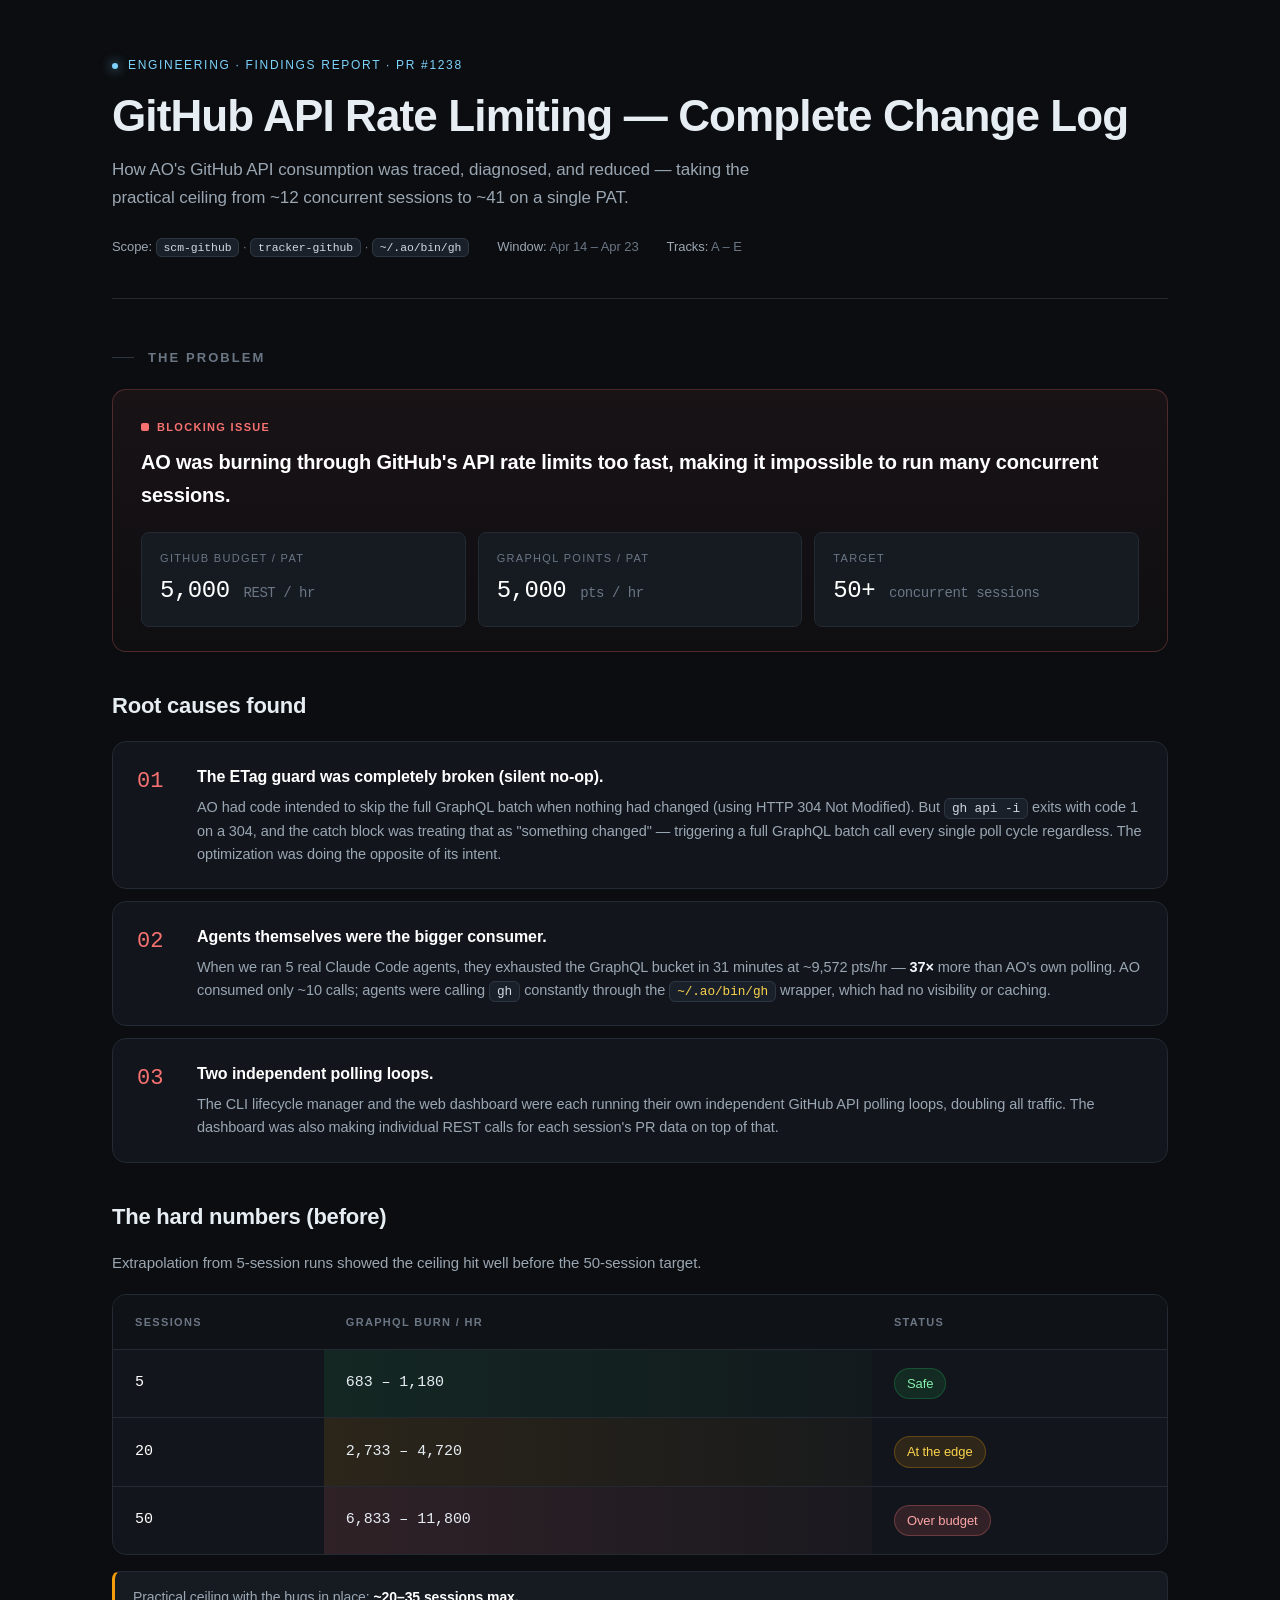
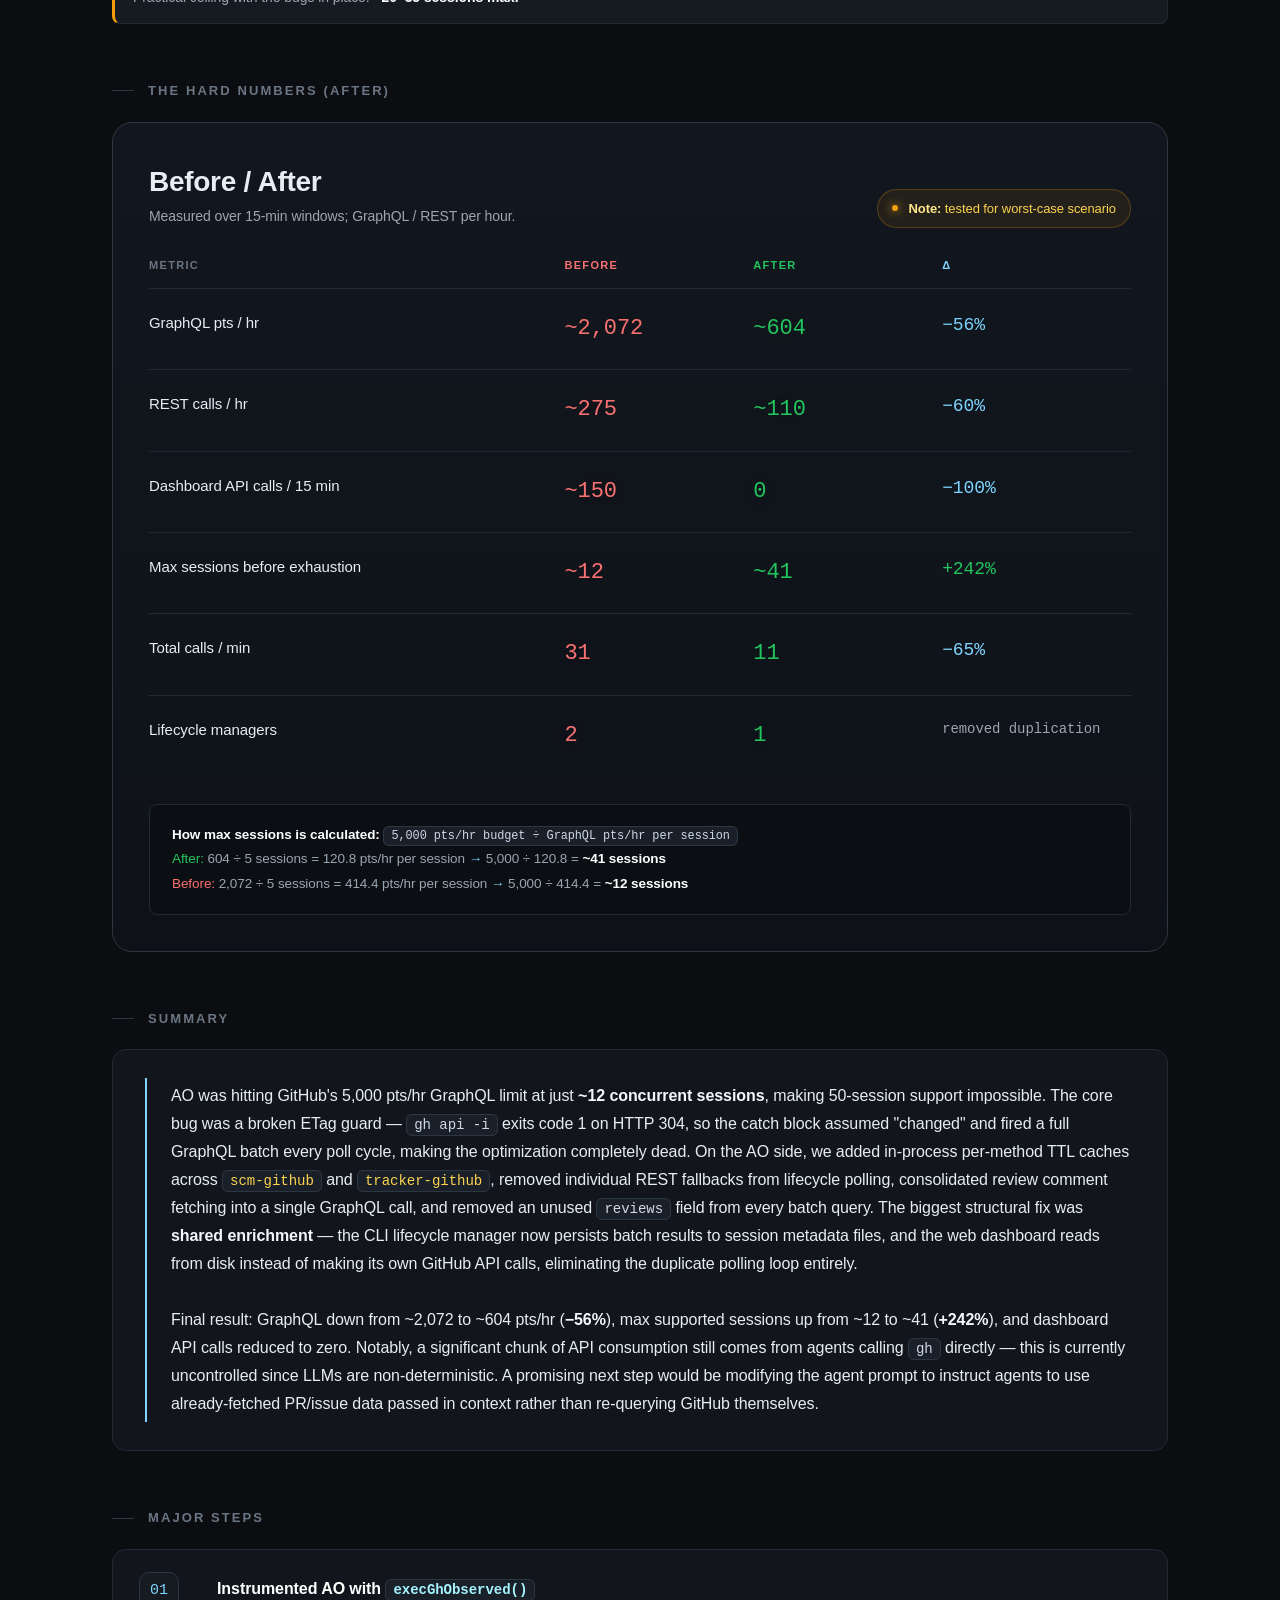
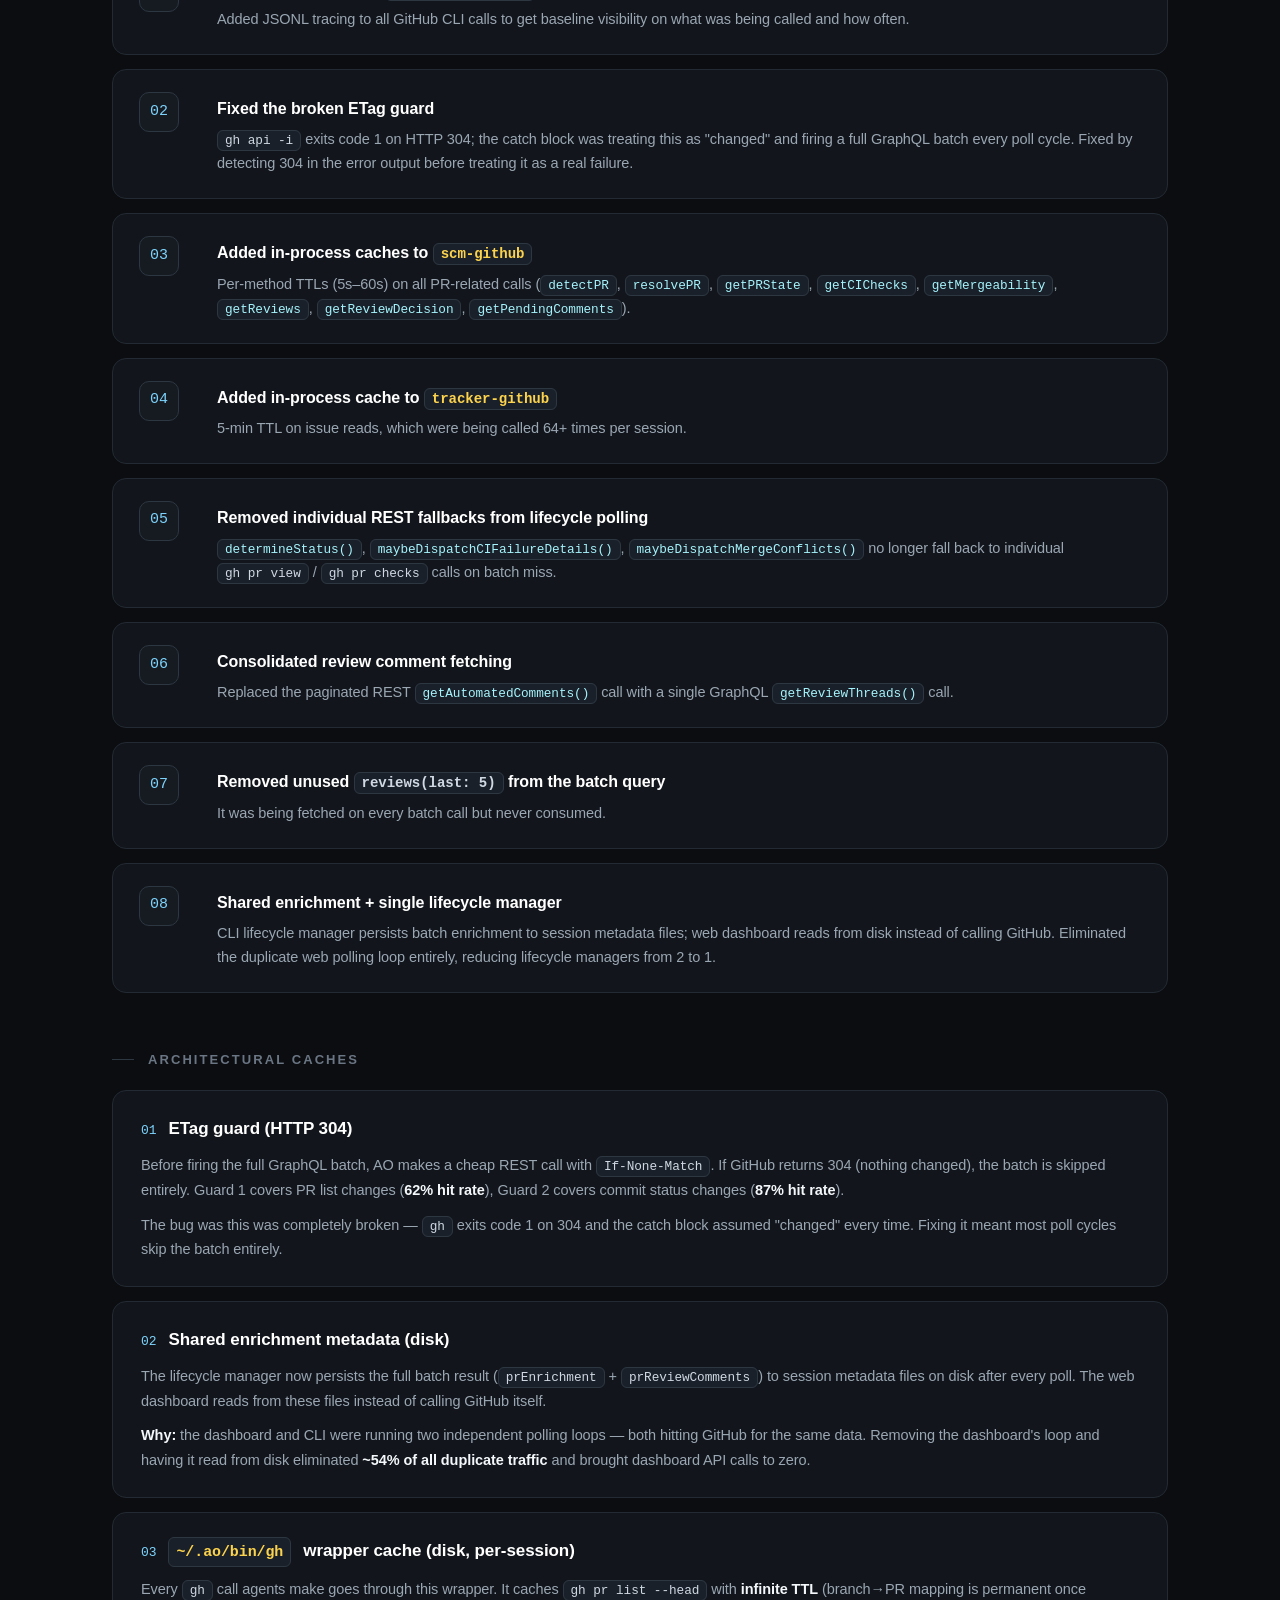
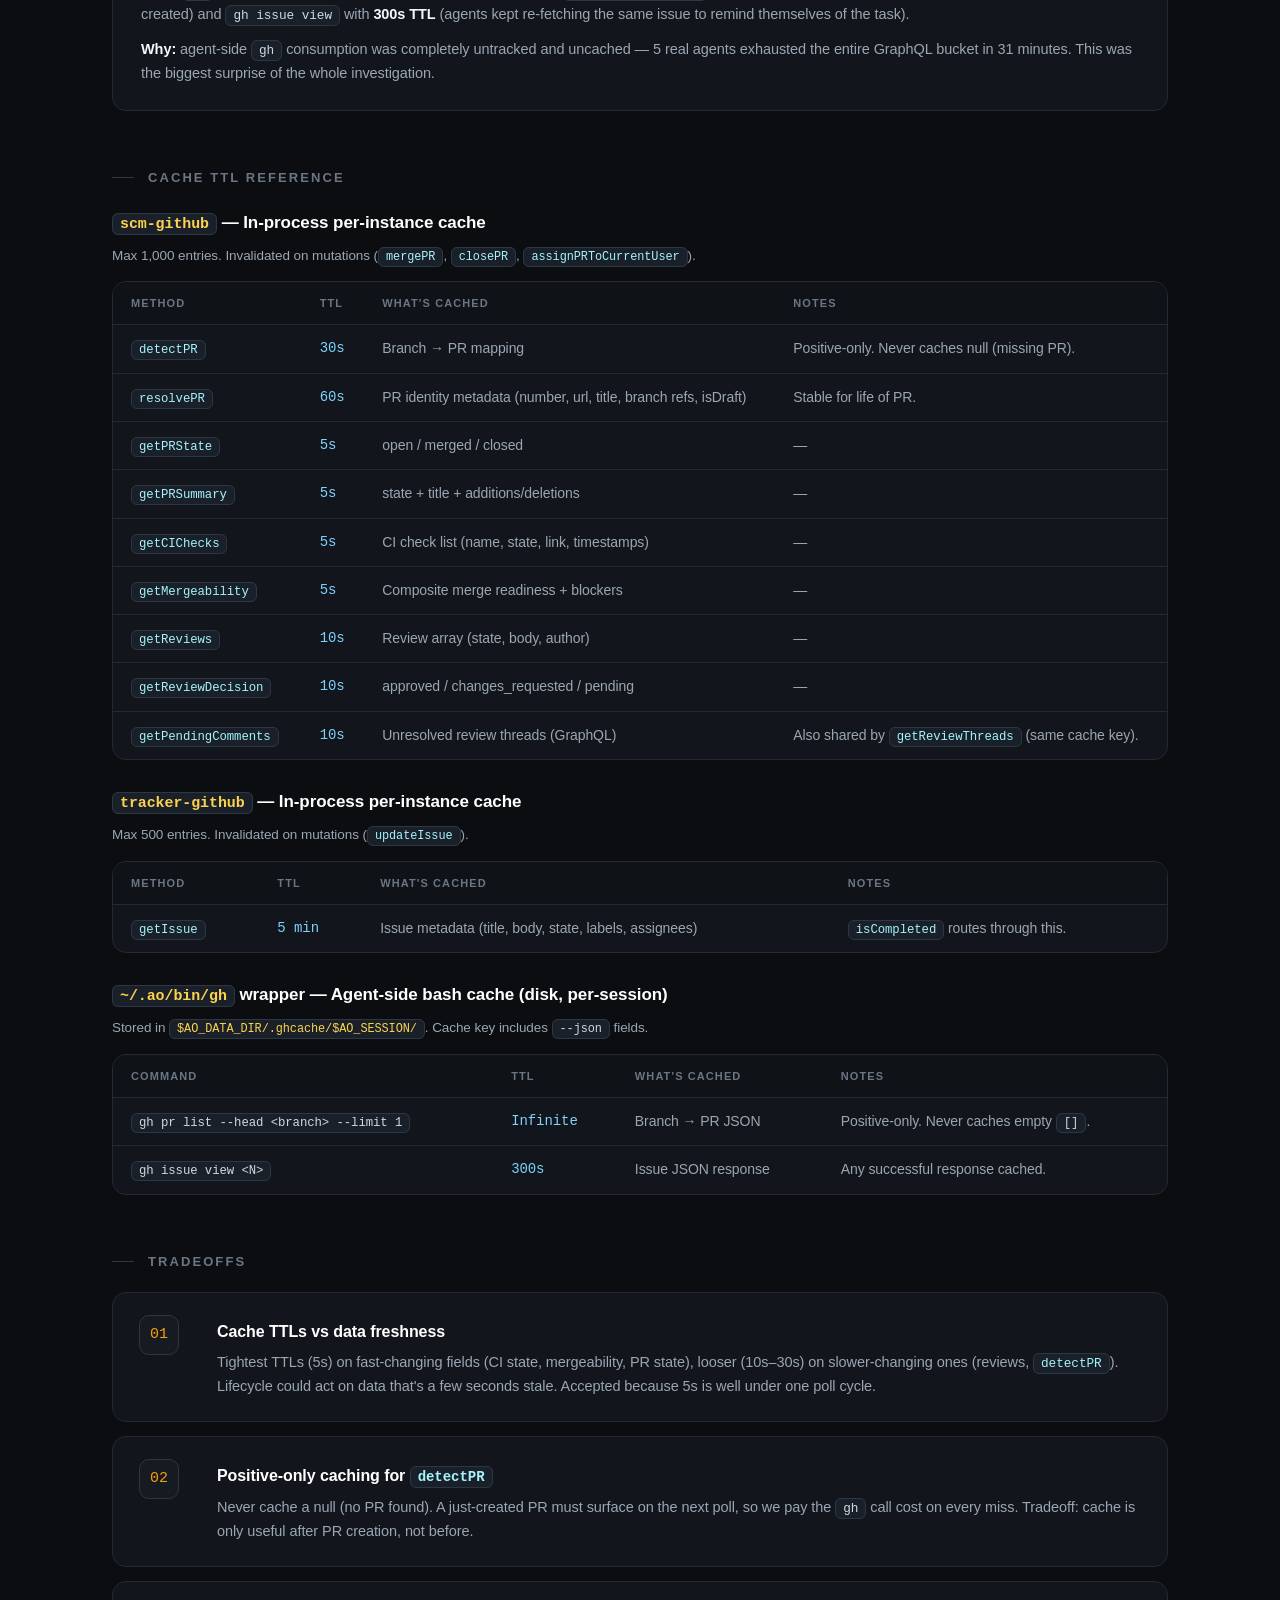
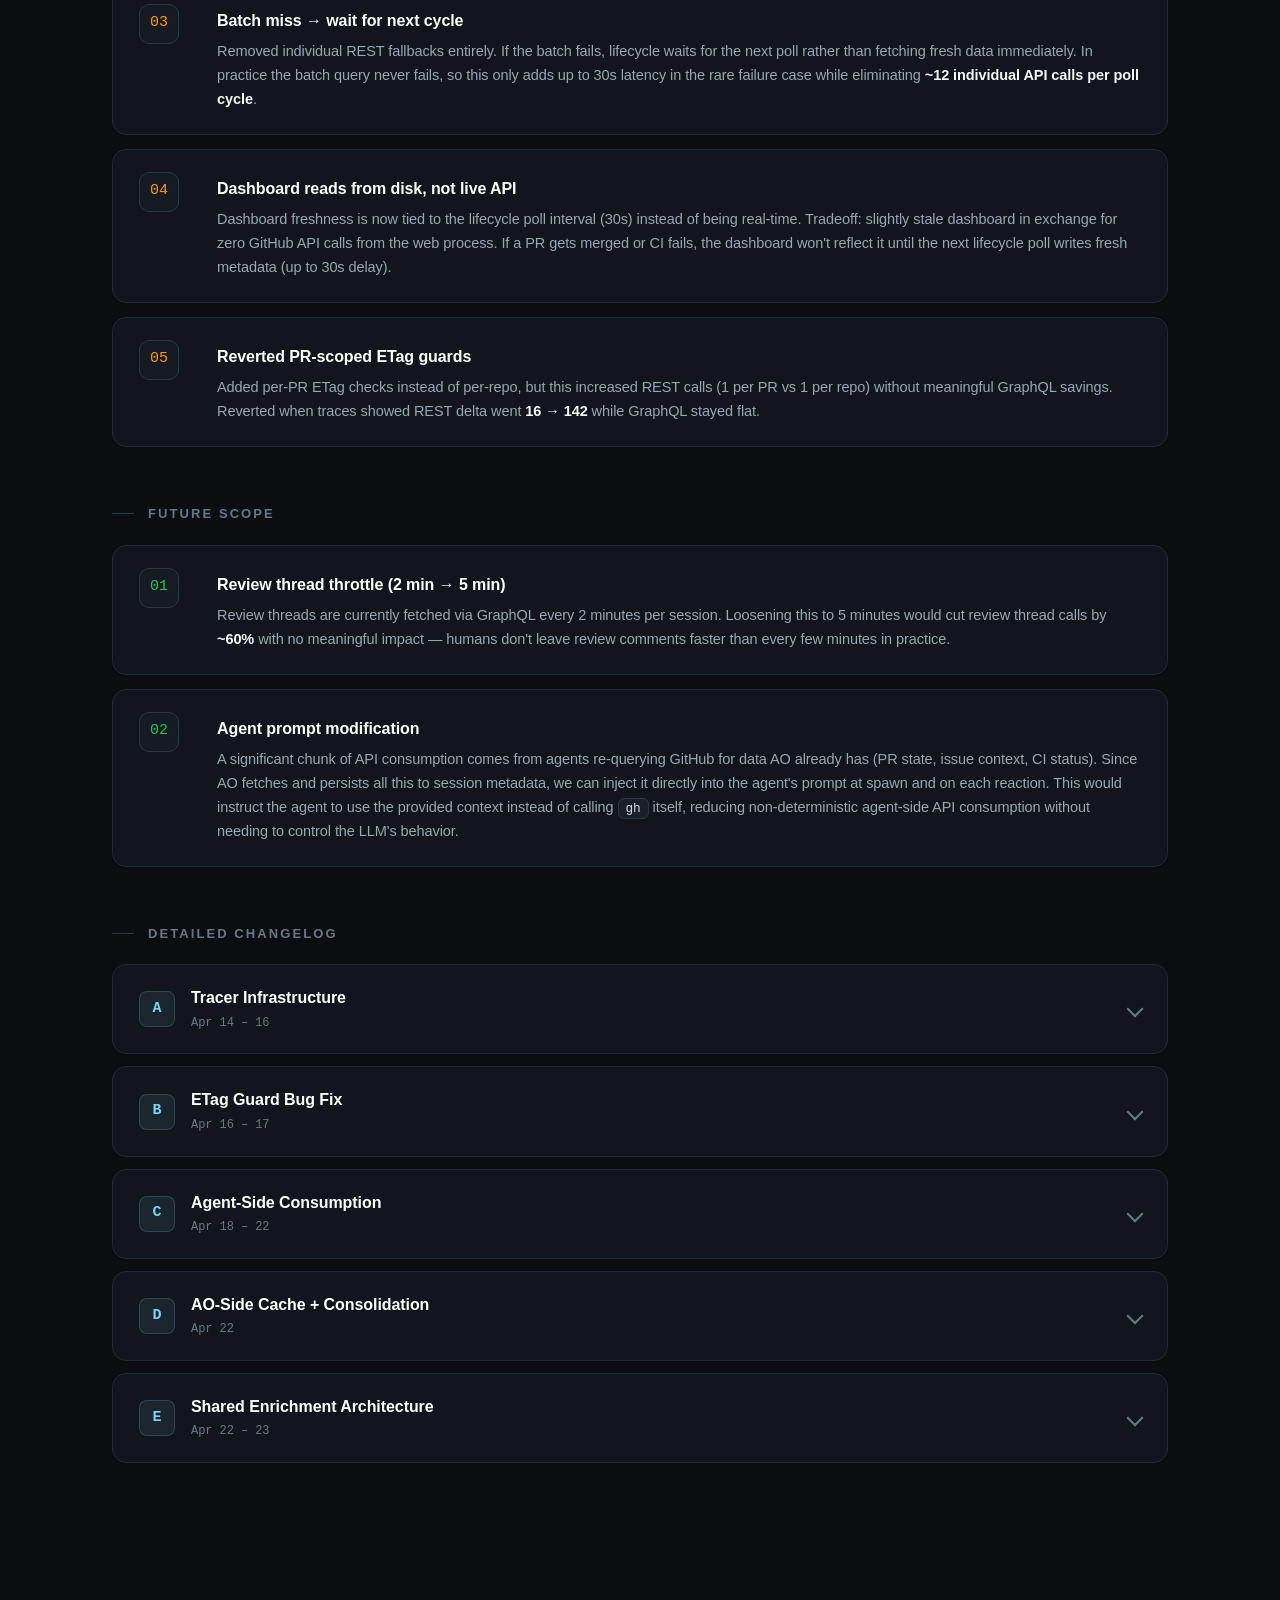
<file: gh-api-rate-limit.html>
<!DOCTYPE html>
<html>
<head>
  <meta charset="utf-8">
  <title>GitHub API Rate Limiting — Complete Change Log (PR #1238)</title>
  <style>
    * { margin: 0; padding: 0; box-sizing: border-box; }
    body { background: #0b0d10; display: flex; align-items: center; justify-content: center; min-height: 100vh; font-family: -apple-system, BlinkMacSystemFont, sans-serif; }
    #__bundler_loading { position: fixed; bottom: 20px; right: 20px; font: 13px/1.4 -apple-system, BlinkMacSystemFont, sans-serif; color: #666; background: #fff; padding: 8px 14px; border-radius: 8px; box-shadow: 0 1px 4px rgba(0,0,0,0.12); z-index: 10000; }
    #__bundler_thumbnail { position: fixed; inset: 0; width: 100%; height: 100%; display: flex; align-items: center; justify-content: center; background: #0b0d10; z-index: 9999; }
    #__bundler_thumbnail svg { width: 100%; height: 100%; object-fit: contain; }
    #__bundler_placeholder { color: #999; font-size: 14px; }
  </style>
  <noscript>
    <style>#__bundler_loading { display: none; }</style>
    <div style="position:fixed;bottom:12px;left:12px;font:13px/1.4 -apple-system,BlinkMacSystemFont,sans-serif;color:#999;background:rgba(255,255,255,0.9);padding:6px 12px;border-radius:6px;box-shadow:0 1px 4px rgba(0,0,0,0.08);z-index:10000;">
      This page requires JavaScript to display.
    </div>
  </noscript>
</head>
<body>
  <div id="__bundler_thumbnail">
  <svg viewBox="0 0 1200 800" xmlns="http://www.w3.org/2000/svg">
    <rect width="1200" height="800" fill="#0b0d10"></rect>
    <g transform="translate(600 400)">
      <circle r="160" fill="none" stroke="#7dd3fc" stroke-width="3" opacity="0.35"></circle>
      <circle r="110" fill="none" stroke="#7dd3fc" stroke-width="3" opacity="0.6"></circle>
      <text x="0" y="-10" text-anchor="middle" font-family="ui-monospace, monospace" font-size="52" fill="#f87171" font-weight="600">2,072</text>
      <text x="0" y="20" text-anchor="middle" font-family="ui-monospace, monospace" font-size="18" fill="#9aa6b2">→</text>
      <text x="0" y="60" text-anchor="middle" font-family="ui-monospace, monospace" font-size="52" fill="#22c55e" font-weight="600">604</text>
    </g>
  </svg>
</div>
  <div id="__bundler_loading">Unpacking...</div>

  <script>
    
document.addEventListener('DOMContentLoaded', async function() {
  const loading = document.getElementById('__bundler_loading');
  function setStatus(msg) { if (loading) loading.textContent = msg; }

  // Error sink persists across replaceWith since it's on window, not the DOM.
  window.addEventListener('error', function(e) {
    var p = document.body || document.documentElement;
    var d = document.getElementById('__bundler_err') || p.appendChild(document.createElement('div'));
    d.id = '__bundler_err';
    d.style.cssText = 'position:fixed;bottom:12px;left:12px;right:12px;font:12px/1.4 ui-monospace,monospace;background:#2a1215;color:#ff8a80;padding:10px 14px;border-radius:8px;border:1px solid #5c2b2e;z-index:99999;white-space:pre-wrap;max-height:40vh;overflow:auto';
    d.textContent = (d.textContent ? d.textContent + String.fromCharCode(10) : '') +
      '[bundle] ' + (e.message || e.type) +
      (e.filename ? ' (' + e.filename.slice(0, 60) + ':' + e.lineno + ')' : '');
  }, true);

  try {
    const manifestEl = document.querySelector('script[type="__bundler/manifest"]');
    const templateEl = document.querySelector('script[type="__bundler/template"]');
    if (!manifestEl || !templateEl) {
      setStatus('Error: missing bundle data');
      console.error('[bundler] Missing script tags — manifestEl:', !!manifestEl, 'templateEl:', !!templateEl);
      return;
    }

    const manifest = JSON.parse(manifestEl.textContent);
    let template = JSON.parse(templateEl.textContent);

    const uuids = Object.keys(manifest);
    setStatus('Unpacking ' + uuids.length + ' assets...');

    const blobUrls = {};
    await Promise.all(uuids.map(async (uuid) => {
      const entry = manifest[uuid];
      try {
        const binaryStr = atob(entry.data);
        const bytes = new Uint8Array(binaryStr.length);
        for (let i = 0; i < binaryStr.length; i++) bytes[i] = binaryStr.charCodeAt(i);

        let finalBytes = bytes;
        if (entry.compressed) {
          if (typeof DecompressionStream !== 'undefined') {
            const ds = new DecompressionStream('gzip');
            const writer = ds.writable.getWriter();
            const reader = ds.readable.getReader();
            writer.write(bytes);
            writer.close();
            const chunks = [];
            let totalLen = 0;
            while (true) {
              const { done, value } = await reader.read();
              if (done) break;
              chunks.push(value);
              totalLen += value.length;
            }
            finalBytes = new Uint8Array(totalLen);
            let offset = 0;
            for (const chunk of chunks) { finalBytes.set(chunk, offset); offset += chunk.length; }
          } else {
            console.warn('DecompressionStream not available, asset ' + uuid + ' may not render');
          }
        }

        blobUrls[uuid] = URL.createObjectURL(new Blob([finalBytes], { type: entry.mime }));
      } catch (err) {
        console.error('Failed to decode asset ' + uuid + ':', err);
        blobUrls[uuid] = URL.createObjectURL(new Blob([], { type: entry.mime }));
      }
    }));

    const extResEl = document.querySelector('script[type="__bundler/ext_resources"]');
    const extResources = extResEl ? JSON.parse(extResEl.textContent) : [];
    const resourceMap = {};
    for (const entry of extResources) {
      if (blobUrls[entry.uuid]) resourceMap[entry.id] = blobUrls[entry.uuid];
    }

    setStatus('Rendering...');
    for (const uuid of uuids) template = template.split(uuid).join(blobUrls[uuid]);

    // Strip integrity + crossorigin — blob URLs from a file:// document inherit
    // a null origin, so crossorigin forces a CORS fetch that SRI then rejects.
    // The manifest bytes are ours; SRI protects against CDN compromise, not this.
    template = template.replace(/\s+integrity="[^"]*"/gi, '').replace(/\s+crossorigin="[^"]*"/gi, '');

    const resourceScript = '<script>window.__resources = ' +
      JSON.stringify(resourceMap).split('</' + 'script>').join('<\\/' + 'script>') +
      ';</' + 'script>';
    // Inject after <head> so the DOCTYPE stays first; prepending the script
    // would push the parser into quirks mode. DOMParser always emits a <head>
    // (synthesizing one if the source HTML omitted it) but may carry
    // attributes through, so match the full opening tag. slice() rather than
    // replace() keeps us clear of $-pattern substitution in resourceScript.
    const headOpen = template.match(/<head[^>]*>/i);
    if (headOpen) {
      const i = headOpen.index + headOpen[0].length;
      template = template.slice(0, i) + resourceScript + template.slice(i);
    }

    // Parse the template and swap the root element. Scripts inserted via
    // DOMParser/replaceWith are inert per spec — re-create each with
    // createElement so they execute, awaiting onload for src scripts to
    // preserve ordering (React before ReactDOM before Babel before text/babel).
    const doc = new DOMParser().parseFromString(template, 'text/html');
    document.documentElement.replaceWith(doc.documentElement);
    const dead = Array.from(document.scripts);
    for (const old of dead) {
      const s = document.createElement('script');
      for (const a of old.attributes) s.setAttribute(a.name, a.value);
      s.textContent = old.textContent;
      // text/babel scripts with a src: fetch and inline. transformScriptTags
      // does XHR against the src, but blob:null/ from a file:// origin is
      // silently dropped. Inlining makes it a plain inline babel script,
      // which transformScriptTags handles unconditionally.
      if ((s.type === 'text/babel' || s.type === 'text/jsx') && s.src) {
        const r = await fetch(s.src);
        s.textContent = await r.text();
        s.removeAttribute('src');
      }
      const p = s.src ? new Promise(function(r) { s.onload = s.onerror = r; }) : null;
      old.replaceWith(s);
      if (p) await p;
    }
    // Babel standalone auto-transforms type=text/babel on DOMContentLoaded,
    // which fired before we swapped the document. Trigger manually if present.
    if (window.Babel && typeof window.Babel.transformScriptTags === 'function') {
      window.Babel.transformScriptTags();
    }
  } catch (err) {
    setStatus('Error unpacking: ' + err.message);
    console.error('Bundle unpack error:', err);
  }
});

  </script>

  <script type="__bundler/manifest">
{}
  </script>

  <script type="__bundler/ext_resources">
[]
  </script>

  <script type="__bundler/template">
"<!DOCTYPE html>\n<html lang=\"en\"><head>\n<meta charset=\"utf-8\">\n<meta name=\"viewport\" content=\"width=device-width, initial-scale=1\">\n<title>GitHub API Rate Limiting — Complete Change Log (PR #1238)<\u002Ftitle>\n\n<style>\n  :root {\n    --bg: #0b0d10;\n    --bg-2: #0f1216;\n    --panel: #12161c;\n    --panel-2: #161b22;\n    --line: #232a33;\n    --line-2: #2d3742;\n    --ink: #e6edf3;\n    --ink-dim: #9aa6b2;\n    --ink-faint: #6b7685;\n    --accent: #7dd3fc;          /* cool cyan for structure */\n    --accent-dim: #38bdf8;\n    --good: #22c55e;\n    --good-soft: #14532d;\n    --good-bg: rgba(34, 197, 94, 0.08);\n    --bad: #f87171;\n    --bad-soft: #7f1d1d;\n    --bad-bg: rgba(248, 113, 113, 0.08);\n    --warn: #f59e0b;\n    --radius: 14px;\n    --radius-sm: 8px;\n  }\n\n  * { box-sizing: border-box; }\n  html, body { background: var(--bg); color: var(--ink); }\n  body {\n    margin: 0;\n    font: 15px/1.65 -apple-system, BlinkMacSystemFont, \"Helvetica Neue\", Helvetica, Arial, sans-serif;\n    -webkit-font-smoothing: antialiased;\n    text-rendering: optimizeLegibility;\n    letter-spacing: -0.005em;\n  }\n\n  .mono, code, kbd, pre { font-family: ui-monospace, SFMono-Regular, \"SF Mono\", Menlo, Consolas, \"Liberation Mono\", monospace; }\n\n  /* -------- Layout -------- */\n  .wrap { max-width: 1120px; margin: 0 auto; padding: 56px 32px 96px; }\n\n  /* -------- Header -------- */\n  header.doc {\n    border-bottom: 1px solid var(--line);\n    padding-bottom: 40px;\n    margin-bottom: 48px;\n  }\n  .eyebrow {\n    font-size: 12px; letter-spacing: 0.14em; text-transform: uppercase;\n    color: var(--accent); margin-bottom: 16px;\n    display: flex; gap: 10px; align-items: center;\n  }\n  .eyebrow .dot {\n    width: 6px; height: 6px; border-radius: 50%; background: var(--accent);\n    box-shadow: 0 0 12px var(--accent);\n  }\n  h1 {\n    font-size: 44px; line-height: 1.1; margin: 0 0 16px;\n    font-weight: 600; letter-spacing: -0.02em;\n    text-wrap: balance;\n  }\n  .sub {\n    color: var(--ink-dim); font-size: 17px; max-width: 72ch;\n    text-wrap: pretty;\n  }\n  .meta-row {\n    display: flex; flex-wrap: wrap; gap: 20px 28px; margin-top: 24px;\n    font-size: 13px; color: var(--ink-faint);\n  }\n  .meta-row span b { color: var(--ink-dim); font-weight: 500; }\n\n  /* -------- Section -------- */\n  section { margin-bottom: 56px; scroll-margin-top: 24px; }\n  h2 {\n    font-size: 13px; font-weight: 600; letter-spacing: 0.16em; text-transform: uppercase;\n    color: var(--ink-faint); margin: 0 0 20px;\n    display: flex; align-items: center; gap: 14px;\n  }\n  h2::before {\n    content: \"\"; width: 22px; height: 1px; background: var(--line-2);\n  }\n  h3 {\n    font-size: 22px; font-weight: 600; margin: 0 0 12px;\n    letter-spacing: -0.01em;\n  }\n\n  .card {\n    background: var(--panel);\n    border: 1px solid var(--line);\n    border-radius: var(--radius);\n    padding: 28px 32px;\n  }\n  .card + .card { margin-top: 16px; }\n\n  p { margin: 0 0 12px; color: var(--ink); }\n  p.lead { font-size: 17px; color: var(--ink); }\n  p.dim { color: var(--ink-dim); }\n\n  /* -------- Code / pill styles -------- */\n  code {\n    background: #1a2029;\n    border: 1px solid var(--line-2);\n    color: #cfd8e3;\n    padding: 2px 7px;\n    border-radius: 6px;\n    font-size: 0.88em;\n    white-space: nowrap;\n  }\n  /* strong method-ish pill (starts with letters + parens or paths) */\n  code.pill-path { color: #fcd34d; }\n  code.pill-method { color: #a5f3fc; }\n\n  strong { color: #f4f8fb; font-weight: 600; }\n\n  /* -------- Problem card intro -------- */\n  .alert {\n    background: linear-gradient(180deg, rgba(248,113,113,0.06), rgba(248,113,113,0.02));\n    border: 1px solid rgba(248,113,113,0.25);\n    border-radius: var(--radius);\n    padding: 24px 28px;\n    margin-bottom: 20px;\n  }\n  .alert .tag {\n    display: inline-flex; align-items: center; gap: 8px;\n    font-size: 11px; letter-spacing: 0.12em; text-transform: uppercase;\n    color: var(--bad); margin-bottom: 10px; font-weight: 600;\n  }\n  .alert .tag::before {\n    content: \"\"; width: 8px; height: 8px; border-radius: 2px; background: var(--bad);\n  }\n  .alert .big { font-size: 20px; font-weight: 600; color: #fff; margin: 0; letter-spacing: -0.01em; }\n\n  .quota-row {\n    display: grid; grid-template-columns: 1fr 1fr 1fr;\n    gap: 12px; margin-top: 20px;\n  }\n  .quota {\n    background: var(--panel-2); border: 1px solid var(--line);\n    border-radius: var(--radius-sm); padding: 16px 18px;\n  }\n  .quota .k { font-size: 11px; letter-spacing: 0.12em; text-transform: uppercase; color: var(--ink-faint); }\n  .quota .v { font-family: ui-monospace, monospace; font-size: 24px; font-weight: 500; color: #fff; margin-top: 4px; letter-spacing: -0.02em; }\n\n  /* -------- Root causes -------- */\n  .causes { display: grid; gap: 12px; }\n  .cause {\n    display: grid; grid-template-columns: 40px 1fr; gap: 20px;\n    padding: 22px 24px; background: var(--panel); border: 1px solid var(--line);\n    border-radius: var(--radius);\n  }\n  .cause .num {\n    font-family: ui-monospace, monospace;\n    font-size: 22px; color: var(--bad);\n    font-weight: 500;\n  }\n  .cause h4 { margin: 0 0 6px; font-size: 16px; color: #fff; font-weight: 600; letter-spacing: -0.005em; }\n  .cause p { color: var(--ink-dim); margin: 0; font-size: 14.5px; line-height: 1.6; }\n\n  /* -------- Before-hard-numbers gradient table -------- */\n  .sessions-table {\n    width: 100%;\n    border-collapse: separate;\n    border-spacing: 0;\n    background: var(--panel);\n    border: 1px solid var(--line);\n    border-radius: var(--radius);\n    overflow: hidden;\n  }\n  .sessions-table th, .sessions-table td {\n    padding: 18px 22px; text-align: left;\n    border-bottom: 1px solid var(--line);\n  }\n  .sessions-table tr:last-child td { border-bottom: 0; }\n  .sessions-table th {\n    font-size: 11px; letter-spacing: 0.12em; text-transform: uppercase;\n    color: var(--ink-faint); font-weight: 600; background: var(--bg-2);\n  }\n  .sessions-table td { font-family: ui-monospace, monospace; font-size: 15px; }\n  .sessions-table td:first-child { color: #fff; font-weight: 500; }\n  .sessions-table .status {\n    font-family: -apple-system, \"Helvetica Neue\", Arial, sans-serif;\n    display: inline-flex; align-items: center; gap: 8px;\n    font-size: 13px; font-weight: 500;\n    padding: 4px 12px; border-radius: 999px;\n  }\n  .status.safe { background: rgba(34,197,94,0.12); color: #86efac; border: 1px solid rgba(34,197,94,0.25); }\n  .status.edge { background: rgba(245,158,11,0.12); color: #fcd34d; border: 1px solid rgba(245,158,11,0.28); }\n  .status.over { background: rgba(248,113,113,0.14); color: #fca5a5; border: 1px solid rgba(248,113,113,0.3); }\n\n  .gradient-row td:nth-child(2) {\n    position: relative;\n  }\n  .gradient-row td:nth-child(2)::before {\n    content: \"\"; position: absolute; inset: 0; opacity: 0.28;\n    pointer-events: none;\n  }\n  .gradient-row.r-safe td:nth-child(2)::before {\n    background: linear-gradient(90deg, rgba(34,197,94,0.35) 0%, rgba(34,197,94,0.08) 100%);\n  }\n  .gradient-row.r-edge td:nth-child(2)::before {\n    background: linear-gradient(90deg, rgba(245,158,11,0.4) 0%, rgba(245,158,11,0.1) 100%);\n  }\n  .gradient-row.r-over td:nth-child(2)::before {\n    background: linear-gradient(90deg, rgba(248,113,113,0.45) 0%, rgba(248,113,113,0.12) 100%);\n  }\n  .gradient-row td > span { position: relative; z-index: 1; }\n\n  .ceiling {\n    margin-top: 16px; padding: 14px 18px;\n    background: var(--panel-2); border: 1px solid var(--line);\n    border-left: 3px solid var(--warn);\n    border-radius: var(--radius-sm);\n    font-size: 14px; color: var(--ink-dim);\n  }\n  .ceiling b { color: #fff; }\n\n  /* -------- Hero metrics table -------- */\n  .hero {\n    background: linear-gradient(180deg, #12171f, #0e1218);\n    border: 1px solid var(--line-2);\n    border-radius: 20px;\n    padding: 36px;\n    position: relative;\n    overflow: hidden;\n  }\n  .hero::before {\n    content: \"\"; position: absolute;\n    top: -60%; right: -20%; width: 500px; height: 500px;\n    background: radial-gradient(circle, rgba(125,211,252,0.06), transparent 60%);\n    pointer-events: none;\n  }\n  .hero .hero-head {\n    display: flex; justify-content: space-between; align-items: flex-end;\n    flex-wrap: wrap; gap: 12px;\n    margin-bottom: 28px; position: relative;\n  }\n  .hero h3 { font-size: 28px; margin: 0; }\n  .hero .hero-sub { color: var(--ink-dim); font-size: 14px; margin: 0; }\n\n  .worst-case-note {\n    display: inline-flex; align-items: center; gap: 10px;\n    padding: 8px 14px;\n    background: rgba(245, 158, 11, 0.08);\n    border: 1px solid rgba(245, 158, 11, 0.25);\n    border-radius: 999px;\n    font-size: 13px; color: #fcd34d;\n  }\n  .worst-case-note b { color: #fde68a; font-weight: 600; }\n  .worst-case-note .wc-dot {\n    width: 6px; height: 6px; border-radius: 50%;\n    background: var(--warn); box-shadow: 0 0 10px var(--warn);\n  }\n\n  .metrics {\n    display: grid;\n    grid-template-columns: 2.2fr 1fr 1fr 1fr;\n    gap: 0;\n    position: relative;\n  }\n  .metrics .col-head {\n    font-size: 11px; letter-spacing: 0.12em; text-transform: uppercase;\n    color: var(--ink-faint); padding: 0 0 14px;\n    border-bottom: 1px solid var(--line);\n    font-weight: 600;\n  }\n  .metrics .col-head.before { color: var(--bad); }\n  .metrics .col-head.after  { color: var(--good); }\n  .metrics .col-head.delta  { color: var(--accent); }\n  .metrics .col-head.label  { color: var(--ink-faint); }\n\n  .metrics .cell {\n    padding: 22px 16px 22px 0;\n    border-bottom: 1px solid var(--line);\n    font-family: ui-monospace, monospace;\n  }\n  .metrics .cell.label {\n    font-family: -apple-system, \"Helvetica Neue\", Arial, sans-serif;\n    color: var(--ink); font-size: 15px; font-weight: 500;\n    padding-right: 24px;\n  }\n  .metrics .cell.before {\n    color: var(--bad); font-size: 22px; font-variant-numeric: tabular-nums;\n    text-shadow: 0 0 24px rgba(248,113,113,0.12);\n  }\n  .metrics .cell.after {\n    color: var(--good); font-size: 22px; font-variant-numeric: tabular-nums;\n    text-shadow: 0 0 24px rgba(34,197,94,0.12);\n  }\n  .metrics .cell.delta {\n    color: var(--accent); font-size: 18px; font-weight: 500;\n    font-variant-numeric: tabular-nums;\n  }\n  .metrics .cell.delta.up { color: var(--good); }\n  .metrics .cell.delta.down { color: var(--accent); }\n\n  .metrics .row-last .cell { border-bottom: 0; }\n\n  .calc-box {\n    margin-top: 28px;\n    background: rgba(0,0,0,0.25);\n    border: 1px solid var(--line);\n    border-radius: var(--radius-sm);\n    padding: 18px 22px;\n    font-size: 13.5px; color: var(--ink-dim);\n    line-height: 1.8;\n  }\n  .calc-box b { color: #fff; font-weight: 600; }\n  .calc-box .arrow { color: var(--accent); }\n\n  /* -------- Summary -------- */\n  .summary {\n    border-left: 2px solid var(--accent);\n    padding: 4px 0 4px 24px;\n    color: var(--ink);\n    font-size: 16px;\n    line-height: 1.75;\n  }\n\n  /* -------- Step cards -------- */\n  .steps { display: grid; gap: 14px; counter-reset: step; }\n  .step {\n    display: grid; grid-template-columns: 56px 1fr; gap: 22px;\n    background: var(--panel); border: 1px solid var(--line);\n    border-radius: var(--radius); padding: 22px 26px;\n    transition: border-color 0.15s;\n  }\n  .step:hover { border-color: var(--line-2); }\n  .step .badge {\n    counter-increment: step;\n    width: 40px; height: 40px; border-radius: 10px;\n    display: grid; place-items: center;\n    background: var(--panel-2);\n    border: 1px solid var(--line-2);\n    color: var(--accent);\n    font-family: ui-monospace, monospace;\n    font-size: 15px; font-weight: 500;\n  }\n  .step .badge::before { content: counter(step, decimal-leading-zero); }\n  .step h4 { margin: 4px 0 6px; font-size: 16px; font-weight: 600; color: #fff; letter-spacing: -0.005em; }\n  .step p { margin: 0; color: var(--ink-dim); font-size: 14.5px; line-height: 1.65; }\n\n  /* Tradeoffs variant — warning tint */\n  .steps.trade .step .badge { color: var(--warn); }\n  .steps.future .step .badge { color: var(--good); }\n\n  /* -------- Caches cards -------- */\n  .cache-grid { display: grid; gap: 14px; }\n  .cache-card {\n    background: var(--panel); border: 1px solid var(--line);\n    border-radius: var(--radius); padding: 24px 28px;\n  }\n  .cache-card h4 {\n    margin: 0 0 10px; font-size: 17px; font-weight: 600; color: #fff;\n    display: flex; gap: 12px; align-items: baseline;\n  }\n  .cache-card h4 .n {\n    font-family: ui-monospace, monospace; color: var(--accent);\n    font-size: 13px; font-weight: 500;\n  }\n  .cache-card p { color: var(--ink-dim); font-size: 14.5px; line-height: 1.7; margin: 0; }\n  .cache-card p + p { margin-top: 10px; }\n\n  /* -------- Reference tables -------- */\n  .ref-table {\n    width: 100%; border-collapse: separate; border-spacing: 0;\n    background: var(--panel); border: 1px solid var(--line);\n    border-radius: var(--radius); overflow: hidden;\n    font-size: 14px;\n  }\n  .ref-table th, .ref-table td {\n    padding: 12px 18px; text-align: left;\n    border-bottom: 1px solid var(--line);\n    vertical-align: top;\n  }\n  .ref-table tr:last-child td { border-bottom: 0; }\n  .ref-table th {\n    font-size: 11px; letter-spacing: 0.1em; text-transform: uppercase;\n    color: var(--ink-faint); font-weight: 600; background: var(--bg-2);\n  }\n  .ref-table td { color: var(--ink-dim); }\n  .ref-table td:first-child { color: #fff; }\n  .ref-table td.ttl { font-family: ui-monospace, monospace; color: var(--accent); white-space: nowrap; }\n\n  .ref-title {\n    display: flex; align-items: center; gap: 14px;\n    margin: 0 0 8px;\n  }\n  .ref-title h4 { margin: 0; font-size: 17px; font-weight: 600; color: #fff; }\n  .ref-title .hint { color: var(--ink-faint); font-size: 13px; }\n  .ref-block + .ref-block { margin-top: 28px; }\n  .ref-sub { color: var(--ink-dim); font-size: 13.5px; margin: 0 0 14px; }\n\n  /* -------- Collapsible changelog -------- */\n  .track {\n    background: var(--panel); border: 1px solid var(--line);\n    border-radius: var(--radius); overflow: hidden;\n  }\n  .track + .track { margin-top: 12px; }\n  .track summary {\n    list-style: none; cursor: pointer;\n    padding: 20px 26px;\n    display: flex; justify-content: space-between; align-items: center;\n    gap: 20px;\n    transition: background 0.15s;\n  }\n  .track summary::-webkit-details-marker { display: none; }\n  .track summary:hover { background: var(--panel-2); }\n  .track[open] summary { border-bottom: 1px solid var(--line); }\n\n  .track .t-left { display: flex; align-items: center; gap: 16px; min-width: 0; }\n  .track .letter {\n    width: 36px; height: 36px; border-radius: 8px;\n    display: grid; place-items: center;\n    background: rgba(125,211,252,0.08);\n    border: 1px solid rgba(125,211,252,0.2);\n    color: var(--accent);\n    font-family: ui-monospace, monospace; font-size: 15px; font-weight: 600;\n  }\n  .track .t-title { font-size: 16px; font-weight: 600; color: #fff; }\n  .track .t-date { font-family: ui-monospace, monospace; font-size: 12px; color: var(--ink-faint); margin-top: 2px; }\n  .track .caret {\n    width: 12px; height: 12px; border-right: 2px solid var(--ink-faint);\n    border-bottom: 2px solid var(--ink-faint); transform: rotate(45deg);\n    transition: transform 0.15s;\n    flex-shrink: 0;\n  }\n  .track[open] .caret { transform: rotate(-135deg); }\n\n  .track .body { padding: 8px 26px 26px; }\n  .track .body ol {\n    list-style: none; padding: 0; margin: 0; counter-reset: tstep;\n  }\n  .track .body ol > li {\n    counter-increment: tstep;\n    padding: 16px 0 16px 44px;\n    position: relative;\n    border-top: 1px solid var(--line);\n    color: var(--ink-dim);\n    font-size: 14.5px;\n    line-height: 1.65;\n  }\n  .track .body ol > li::before {\n    content: counter(tstep, decimal-leading-zero);\n    position: absolute; left: 0; top: 16px;\n    font-family: ui-monospace, monospace;\n    color: var(--ink-faint); font-size: 12px;\n    letter-spacing: 0.05em;\n  }\n  .track .body ol > li strong { color: #fff; }\n  .track .body ul.sub {\n    margin: 10px 0 0; padding: 0 0 0 18px;\n    list-style: none;\n  }\n  .track .body ul.sub li {\n    padding: 6px 0 6px 16px;\n    position: relative;\n    color: var(--ink-dim);\n    font-size: 14px;\n  }\n  .track .body ul.sub li::before {\n    content: \"\"; position: absolute; left: 0; top: 16px;\n    width: 8px; height: 1px; background: var(--line-2);\n  }\n  .track .body .result {\n    margin-top: 8px; padding: 10px 14px;\n    background: rgba(34,197,94,0.06);\n    border: 1px solid rgba(34,197,94,0.15);\n    border-left: 3px solid var(--good);\n    border-radius: 6px;\n    font-size: 13.5px; color: #bbf7d0;\n  }\n\n  /* -------- Footer divider between sections -------- */\n  .rule {\n    height: 1px; background: var(--line); margin: 56px 0;\n  }\n\n  /* -------- Responsive -------- */\n  @media (max-width: 820px) {\n    .wrap { padding: 32px 20px 60px; }\n    h1 { font-size: 32px; }\n    .metrics { grid-template-columns: 1fr 1fr; }\n    .metrics .col-head.label, .metrics .cell.label { grid-column: 1 / -1; padding-bottom: 8px; border-bottom: 0; font-weight: 600; font-size: 14px; color: var(--ink-faint); text-transform: uppercase; letter-spacing: 0.08em; }\n    .metrics .cell { padding: 14px 12px 14px 0; font-size: 18px !important; }\n    .quota-row { grid-template-columns: 1fr; }\n    .hero { padding: 24px; }\n  }\n  @media print {\n    body { background: #fff; color: #000; }\n    .track .body { display: block !important; }\n    details[open] { page-break-inside: avoid; }\n  }\n<\u002Fstyle>\n<\u002Fhead>\n<body>\n<div class=\"wrap\">\n\n  <header class=\"doc\">\n    <div class=\"eyebrow\"><span class=\"dot\"><\u002Fspan>Engineering · Findings report · PR #1238<\u002Fdiv>\n    <h1>GitHub API Rate Limiting — Complete Change Log<\u002Fh1>\n    <p class=\"sub\">How AO's GitHub API consumption was traced, diagnosed, and reduced — taking the practical ceiling from ~12 concurrent sessions to ~41 on a single PAT.<\u002Fp>\n    <div class=\"meta-row\">\n      <span><b>Scope:<\u002Fb> <code class=\"mono\">scm-github<\u002Fcode> · <code class=\"mono\">tracker-github<\u002Fcode> · <code class=\"mono\">~/.ao/bin/gh<\u002Fcode><\u002Fspan>\n      <span><b>Window:<\u002Fb> Apr 14 – Apr 23<\u002Fspan>\n      <span><b>Tracks:<\u002Fb> A – E<\u002Fspan>\n    <\u002Fdiv>\n  <\u002Fheader>\n\n  <!-- ============ PROBLEM ============ -->\n  <section>\n    <h2>The Problem<\u002Fh2>\n\n    <div class=\"alert\">\n      <div class=\"tag\">Blocking issue<\u002Fdiv>\n      <p class=\"big\">AO was burning through GitHub's API rate limits too fast, making it impossible to run many concurrent sessions.<\u002Fp>\n      <div class=\"quota-row\">\n        <div class=\"quota\"><div class=\"k\">GitHub budget / PAT<\u002Fdiv><div class=\"v\">5,000 <span style=\"color:var(--ink-faint);font-size:14px;\">REST / hr<\u002Fspan><\u002Fdiv><\u002Fdiv>\n        <div class=\"quota\"><div class=\"k\">GraphQL points / PAT<\u002Fdiv><div class=\"v\">5,000 <span style=\"color:var(--ink-faint);font-size:14px;\">pts / hr<\u002Fspan><\u002Fdiv><\u002Fdiv>\n        <div class=\"quota\"><div class=\"k\">Target<\u002Fdiv><div class=\"v\">50+ <span style=\"color:var(--ink-faint);font-size:14px;\">concurrent sessions<\u002Fspan><\u002Fdiv><\u002Fdiv>\n      <\u002Fdiv>\n    <\u002Fdiv>\n\n    <h3 style=\"margin: 36px 0 16px;\">Root causes found<\u002Fh3>\n    <div class=\"causes\">\n      <div class=\"cause\">\n        <div class=\"num\">01<\u002Fdiv>\n        <div>\n          <h4>The ETag guard was completely broken (silent no-op).<\u002Fh4>\n          <p>AO had code intended to skip the full GraphQL batch when nothing had changed (using HTTP 304 Not Modified). But <code>gh api -i<\u002Fcode> exits with code 1 on a 304, and the catch block was treating that as \"something changed\" — triggering a full GraphQL batch call every single poll cycle regardless. The optimization was doing the opposite of its intent.<\u002Fp>\n        <\u002Fdiv>\n      <\u002Fdiv>\n      <div class=\"cause\">\n        <div class=\"num\">02<\u002Fdiv>\n        <div>\n          <h4>Agents themselves were the bigger consumer.<\u002Fh4>\n          <p>When we ran 5 real Claude Code agents, they exhausted the GraphQL bucket in 31 minutes at ~9,572 pts/hr — <strong>37×<\u002Fstrong> more than AO's own polling. AO consumed only ~10 calls; agents were calling <code>gh<\u002Fcode> constantly through the <code class=\"pill-path\">~/.ao/bin/gh<\u002Fcode> wrapper, which had no visibility or caching.<\u002Fp>\n        <\u002Fdiv>\n      <\u002Fdiv>\n      <div class=\"cause\">\n        <div class=\"num\">03<\u002Fdiv>\n        <div>\n          <h4>Two independent polling loops.<\u002Fh4>\n          <p>The CLI lifecycle manager and the web dashboard were each running their own independent GitHub API polling loops, doubling all traffic. The dashboard was also making individual REST calls for each session's PR data on top of that.<\u002Fp>\n        <\u002Fdiv>\n      <\u002Fdiv>\n    <\u002Fdiv>\n\n    <h3 style=\"margin: 36px 0 16px;\">The hard numbers (before)<\u002Fh3>\n    <p class=\"dim\" style=\"margin-bottom:18px;\">Extrapolation from 5-session runs showed the ceiling hit well before the 50-session target.<\u002Fp>\n\n    <table class=\"sessions-table\">\n      <thead>\n        <tr>\n          <th style=\"width: 20%;\">Sessions<\u002Fth>\n          <th style=\"width: 52%;\">GraphQL burn / hr<\u002Fth>\n          <th style=\"width: 28%;\">Status<\u002Fth>\n        <\u002Ftr>\n      <\u002Fthead>\n      <tbody>\n        <tr class=\"gradient-row r-safe\">\n          <td>5<\u002Ftd>\n          <td><span>683 – 1,180<\u002Fspan><\u002Ftd>\n          <td><span class=\"status safe\">Safe<\u002Fspan><\u002Ftd>\n        <\u002Ftr>\n        <tr class=\"gradient-row r-edge\">\n          <td>20<\u002Ftd>\n          <td><span>2,733 – 4,720<\u002Fspan><\u002Ftd>\n          <td><span class=\"status edge\">At the edge<\u002Fspan><\u002Ftd>\n        <\u002Ftr>\n        <tr class=\"gradient-row r-over\">\n          <td>50<\u002Ftd>\n          <td><span>6,833 – 11,800<\u002Fspan><\u002Ftd>\n          <td><span class=\"status over\">Over budget<\u002Fspan><\u002Ftd>\n        <\u002Ftr>\n      <\u002Ftbody>\n    <\u002Ftable>\n\n    <div class=\"ceiling\">Practical ceiling with the bugs in place: <b>~20–35 sessions max.<\u002Fb><\u002Fdiv>\n  <\u002Fsection>\n\n  <!-- ============ HERO: BEFORE / AFTER ============ -->\n  <section>\n    <h2>The hard numbers (after)<\u002Fh2>\n\n    <div class=\"hero\">\n      <div class=\"hero-head\">\n        <div>\n          <h3>Before / After<\u002Fh3>\n          <p class=\"hero-sub\">Measured over 15-min windows; GraphQL / REST per hour.<\u002Fp>\n        <\u002Fdiv>\n        <div class=\"worst-case-note\">\n          <span class=\"wc-dot\"><\u002Fspan>\n          <span><b>Note:<\u002Fb> tested for worst-case scenario<\u002Fspan>\n        <\u002Fdiv>\n      <\u002Fdiv>\n\n      <div class=\"metrics\">\n        <div class=\"col-head label\">Metric<\u002Fdiv>\n        <div class=\"col-head before\">Before<\u002Fdiv>\n        <div class=\"col-head after\">After<\u002Fdiv>\n        <div class=\"col-head delta\">Δ<\u002Fdiv>\n\n        <div class=\"cell label\">GraphQL pts / hr<\u002Fdiv>\n        <div class=\"cell before\">~2,072<\u002Fdiv>\n        <div class=\"cell after\">~604<\u002Fdiv>\n        <div class=\"cell delta\">−56%<\u002Fdiv>\n\n        <div class=\"cell label\">REST calls / hr<\u002Fdiv>\n        <div class=\"cell before\">~275<\u002Fdiv>\n        <div class=\"cell after\">~110<\u002Fdiv>\n        <div class=\"cell delta\">−60%<\u002Fdiv>\n\n        <div class=\"cell label\">Dashboard API calls / 15 min<\u002Fdiv>\n        <div class=\"cell before\">~150<\u002Fdiv>\n        <div class=\"cell after\">0<\u002Fdiv>\n        <div class=\"cell delta\">−100%<\u002Fdiv>\n\n        <div class=\"cell label\">Max sessions before exhaustion<\u002Fdiv>\n        <div class=\"cell before\">~12<\u002Fdiv>\n        <div class=\"cell after\">~41<\u002Fdiv>\n        <div class=\"cell delta up\">+242%<\u002Fdiv>\n\n        <div class=\"cell label\">Total calls / min<\u002Fdiv>\n        <div class=\"cell before\">31<\u002Fdiv>\n        <div class=\"cell after\">11<\u002Fdiv>\n        <div class=\"cell delta\">−65%<\u002Fdiv>\n\n        <div class=\"row-last\" style=\"display:contents;\">\n          <div class=\"cell label row-last\">Lifecycle managers<\u002Fdiv>\n          <div class=\"cell before row-last\">2<\u002Fdiv>\n          <div class=\"cell after row-last\">1<\u002Fdiv>\n          <div class=\"cell delta row-last\" style=\"color: var(--ink-dim); font-size: 14px;\">removed duplication<\u002Fdiv>\n        <\u002Fdiv>\n      <\u002Fdiv>\n\n      <div class=\"calc-box\">\n        <b>How max sessions is calculated:<\u002Fb> <code>5,000 pts/hr budget ÷ GraphQL pts/hr per session<\u002Fcode><br>\n        <span style=\"color: var(--good);\">After:<\u002Fspan> 604 ÷ 5 sessions = 120.8 pts/hr per session <span class=\"arrow\">→<\u002Fspan> 5,000 ÷ 120.8 = <b>~41 sessions<\u002Fb><br>\n        <span style=\"color: var(--bad);\">Before:<\u002Fspan> 2,072 ÷ 5 sessions = 414.4 pts/hr per session <span class=\"arrow\">→<\u002Fspan> 5,000 ÷ 414.4 = <b>~12 sessions<\u002Fb>\n      <\u002Fdiv>\n    <\u002Fdiv>\n  <\u002Fsection>\n\n  <!-- ============ SUMMARY ============ -->\n  <section>\n    <h2>Summary<\u002Fh2>\n    <div class=\"card\">\n      <div class=\"summary\">\n        AO was hitting GitHub's 5,000 pts/hr GraphQL limit at just <strong>~12 concurrent sessions<\u002Fstrong>, making 50-session support impossible. The core bug was a broken ETag guard — <code>gh api -i<\u002Fcode> exits code 1 on HTTP 304, so the catch block assumed \"changed\" and fired a full GraphQL batch every poll cycle, making the optimization completely dead. On the AO side, we added in-process per-method TTL caches across <code class=\"pill-path\">scm-github<\u002Fcode> and <code class=\"pill-path\">tracker-github<\u002Fcode>, removed individual REST fallbacks from lifecycle polling, consolidated review comment fetching into a single GraphQL call, and removed an unused <code>reviews<\u002Fcode> field from every batch query. The biggest structural fix was <strong>shared enrichment<\u002Fstrong> — the CLI lifecycle manager now persists batch results to session metadata files, and the web dashboard reads from disk instead of making its own GitHub API calls, eliminating the duplicate polling loop entirely.\n        <br><br>\n        Final result: GraphQL down from ~2,072 to ~604 pts/hr (<strong>−56%<\u002Fstrong>), max supported sessions up from ~12 to ~41 (<strong>+242%<\u002Fstrong>), and dashboard API calls reduced to zero. Notably, a significant chunk of API consumption still comes from agents calling <code>gh<\u002Fcode> directly — this is currently uncontrolled since LLMs are non-deterministic. A promising next step would be modifying the agent prompt to instruct agents to use already-fetched PR/issue data passed in context rather than re-querying GitHub themselves.\n      <\u002Fdiv>\n    <\u002Fdiv>\n  <\u002Fsection>\n\n  <!-- ============ MAJOR STEPS ============ -->\n  <section>\n    <h2>Major Steps<\u002Fh2>\n    <div class=\"steps\">\n      <div class=\"step\"><div class=\"badge\"><\u002Fdiv><div>\n        <h4>Instrumented AO with <code class=\"pill-method\">execGhObserved()<\u002Fcode><\u002Fh4>\n        <p>Added JSONL tracing to all GitHub CLI calls to get baseline visibility on what was being called and how often.<\u002Fp>\n      <\u002Fdiv><\u002Fdiv>\n      <div class=\"step\"><div class=\"badge\"><\u002Fdiv><div>\n        <h4>Fixed the broken ETag guard<\u002Fh4>\n        <p><code>gh api -i<\u002Fcode> exits code 1 on HTTP 304; the catch block was treating this as \"changed\" and firing a full GraphQL batch every poll cycle. Fixed by detecting 304 in the error output before treating it as a real failure.<\u002Fp>\n      <\u002Fdiv><\u002Fdiv>\n      <div class=\"step\"><div class=\"badge\"><\u002Fdiv><div>\n        <h4>Added in-process caches to <code class=\"pill-path\">scm-github<\u002Fcode><\u002Fh4>\n        <p>Per-method TTLs (5s–60s) on all PR-related calls (<code class=\"pill-method\">detectPR<\u002Fcode>, <code class=\"pill-method\">resolvePR<\u002Fcode>, <code class=\"pill-method\">getPRState<\u002Fcode>, <code class=\"pill-method\">getCIChecks<\u002Fcode>, <code class=\"pill-method\">getMergeability<\u002Fcode>, <code class=\"pill-method\">getReviews<\u002Fcode>, <code class=\"pill-method\">getReviewDecision<\u002Fcode>, <code class=\"pill-method\">getPendingComments<\u002Fcode>).<\u002Fp>\n      <\u002Fdiv><\u002Fdiv>\n      <div class=\"step\"><div class=\"badge\"><\u002Fdiv><div>\n        <h4>Added in-process cache to <code class=\"pill-path\">tracker-github<\u002Fcode><\u002Fh4>\n        <p>5-min TTL on issue reads, which were being called 64+ times per session.<\u002Fp>\n      <\u002Fdiv><\u002Fdiv>\n      <div class=\"step\"><div class=\"badge\"><\u002Fdiv><div>\n        <h4>Removed individual REST fallbacks from lifecycle polling<\u002Fh4>\n        <p><code class=\"pill-method\">determineStatus()<\u002Fcode>, <code class=\"pill-method\">maybeDispatchCIFailureDetails()<\u002Fcode>, <code class=\"pill-method\">maybeDispatchMergeConflicts()<\u002Fcode> no longer fall back to individual <code>gh pr view<\u002Fcode> / <code>gh pr checks<\u002Fcode> calls on batch miss.<\u002Fp>\n      <\u002Fdiv><\u002Fdiv>\n      <div class=\"step\"><div class=\"badge\"><\u002Fdiv><div>\n        <h4>Consolidated review comment fetching<\u002Fh4>\n        <p>Replaced the paginated REST <code class=\"pill-method\">getAutomatedComments()<\u002Fcode> call with a single GraphQL <code class=\"pill-method\">getReviewThreads()<\u002Fcode> call.<\u002Fp>\n      <\u002Fdiv><\u002Fdiv>\n      <div class=\"step\"><div class=\"badge\"><\u002Fdiv><div>\n        <h4>Removed unused <code>reviews(last: 5)<\u002Fcode> from the batch query<\u002Fh4>\n        <p>It was being fetched on every batch call but never consumed.<\u002Fp>\n      <\u002Fdiv><\u002Fdiv>\n      <div class=\"step\"><div class=\"badge\"><\u002Fdiv><div>\n        <h4>Shared enrichment + single lifecycle manager<\u002Fh4>\n        <p>CLI lifecycle manager persists batch enrichment to session metadata files; web dashboard reads from disk instead of calling GitHub. Eliminated the duplicate web polling loop entirely, reducing lifecycle managers from 2 to 1.<\u002Fp>\n      <\u002Fdiv><\u002Fdiv>\n    <\u002Fdiv>\n  <\u002Fsection>\n\n  <!-- ============ ARCHITECTURAL CACHES ============ -->\n  <section>\n    <h2>Architectural Caches<\u002Fh2>\n    <div class=\"cache-grid\">\n      <div class=\"cache-card\">\n        <h4><span class=\"n\">01<\u002Fspan> ETag guard (HTTP 304)<\u002Fh4>\n        <p>Before firing the full GraphQL batch, AO makes a cheap REST call with <code>If-None-Match<\u002Fcode>. If GitHub returns 304 (nothing changed), the batch is skipped entirely. Guard 1 covers PR list changes (<strong>62% hit rate<\u002Fstrong>), Guard 2 covers commit status changes (<strong>87% hit rate<\u002Fstrong>).<\u002Fp>\n        <p>The bug was this was completely broken — <code>gh<\u002Fcode> exits code 1 on 304 and the catch block assumed \"changed\" every time. Fixing it meant most poll cycles skip the batch entirely.<\u002Fp>\n      <\u002Fdiv>\n      <div class=\"cache-card\">\n        <h4><span class=\"n\">02<\u002Fspan> Shared enrichment metadata (disk)<\u002Fh4>\n        <p>The lifecycle manager now persists the full batch result (<code>prEnrichment<\u002Fcode> + <code>prReviewComments<\u002Fcode>) to session metadata files on disk after every poll. The web dashboard reads from these files instead of calling GitHub itself.<\u002Fp>\n        <p><strong>Why:<\u002Fstrong> the dashboard and CLI were running two independent polling loops — both hitting GitHub for the same data. Removing the dashboard's loop and having it read from disk eliminated <strong>~54% of all duplicate traffic<\u002Fstrong> and brought dashboard API calls to zero.<\u002Fp>\n      <\u002Fdiv>\n      <div class=\"cache-card\">\n        <h4><span class=\"n\">03<\u002Fspan> <code class=\"pill-path\">~/.ao/bin/gh<\u002Fcode> wrapper cache (disk, per-session)<\u002Fh4>\n        <p>Every <code>gh<\u002Fcode> call agents make goes through this wrapper. It caches <code>gh pr list --head<\u002Fcode> with <strong>infinite TTL<\u002Fstrong> (branch→PR mapping is permanent once created) and <code>gh issue view<\u002Fcode> with <strong>300s TTL<\u002Fstrong> (agents kept re-fetching the same issue to remind themselves of the task).<\u002Fp>\n        <p><strong>Why:<\u002Fstrong> agent-side <code>gh<\u002Fcode> consumption was completely untracked and uncached — 5 real agents exhausted the entire GraphQL bucket in 31 minutes. This was the biggest surprise of the whole investigation.<\u002Fp>\n      <\u002Fdiv>\n    <\u002Fdiv>\n  <\u002Fsection>\n\n  <!-- ============ CACHE TTL REFERENCE ============ -->\n  <section>\n    <h2>Cache TTL Reference<\u002Fh2>\n\n    <div class=\"ref-block\">\n      <div class=\"ref-title\">\n        <h4><code class=\"pill-path\">scm-github<\u002Fcode> — In-process per-instance cache<\u002Fh4>\n      <\u002Fdiv>\n      <p class=\"ref-sub\">Max 1,000 entries. Invalidated on mutations (<code class=\"pill-method\">mergePR<\u002Fcode>, <code class=\"pill-method\">closePR<\u002Fcode>, <code class=\"pill-method\">assignPRToCurrentUser<\u002Fcode>).<\u002Fp>\n      <table class=\"ref-table\">\n        <thead><tr><th>Method<\u002Fth><th>TTL<\u002Fth><th>What's cached<\u002Fth><th>Notes<\u002Fth><\u002Ftr><\u002Fthead>\n        <tbody>\n          <tr><td><code class=\"pill-method\">detectPR<\u002Fcode><\u002Ftd><td class=\"ttl\">30s<\u002Ftd><td>Branch → PR mapping<\u002Ftd><td>Positive-only. Never caches null (missing PR).<\u002Ftd><\u002Ftr>\n          <tr><td><code class=\"pill-method\">resolvePR<\u002Fcode><\u002Ftd><td class=\"ttl\">60s<\u002Ftd><td>PR identity metadata (number, url, title, branch refs, isDraft)<\u002Ftd><td>Stable for life of PR.<\u002Ftd><\u002Ftr>\n          <tr><td><code class=\"pill-method\">getPRState<\u002Fcode><\u002Ftd><td class=\"ttl\">5s<\u002Ftd><td>open / merged / closed<\u002Ftd><td>—<\u002Ftd><\u002Ftr>\n          <tr><td><code class=\"pill-method\">getPRSummary<\u002Fcode><\u002Ftd><td class=\"ttl\">5s<\u002Ftd><td>state + title + additions/deletions<\u002Ftd><td>—<\u002Ftd><\u002Ftr>\n          <tr><td><code class=\"pill-method\">getCIChecks<\u002Fcode><\u002Ftd><td class=\"ttl\">5s<\u002Ftd><td>CI check list (name, state, link, timestamps)<\u002Ftd><td>—<\u002Ftd><\u002Ftr>\n          <tr><td><code class=\"pill-method\">getMergeability<\u002Fcode><\u002Ftd><td class=\"ttl\">5s<\u002Ftd><td>Composite merge readiness + blockers<\u002Ftd><td>—<\u002Ftd><\u002Ftr>\n          <tr><td><code class=\"pill-method\">getReviews<\u002Fcode><\u002Ftd><td class=\"ttl\">10s<\u002Ftd><td>Review array (state, body, author)<\u002Ftd><td>—<\u002Ftd><\u002Ftr>\n          <tr><td><code class=\"pill-method\">getReviewDecision<\u002Fcode><\u002Ftd><td class=\"ttl\">10s<\u002Ftd><td>approved / changes_requested / pending<\u002Ftd><td>—<\u002Ftd><\u002Ftr>\n          <tr><td><code class=\"pill-method\">getPendingComments<\u002Fcode><\u002Ftd><td class=\"ttl\">10s<\u002Ftd><td>Unresolved review threads (GraphQL)<\u002Ftd><td>Also shared by <code class=\"pill-method\">getReviewThreads<\u002Fcode> (same cache key).<\u002Ftd><\u002Ftr>\n        <\u002Ftbody>\n      <\u002Ftable>\n    <\u002Fdiv>\n\n    <div class=\"ref-block\">\n      <div class=\"ref-title\">\n        <h4><code class=\"pill-path\">tracker-github<\u002Fcode> — In-process per-instance cache<\u002Fh4>\n      <\u002Fdiv>\n      <p class=\"ref-sub\">Max 500 entries. Invalidated on mutations (<code class=\"pill-method\">updateIssue<\u002Fcode>).<\u002Fp>\n      <table class=\"ref-table\">\n        <thead><tr><th>Method<\u002Fth><th>TTL<\u002Fth><th>What's cached<\u002Fth><th>Notes<\u002Fth><\u002Ftr><\u002Fthead>\n        <tbody>\n          <tr><td><code class=\"pill-method\">getIssue<\u002Fcode><\u002Ftd><td class=\"ttl\">5 min<\u002Ftd><td>Issue metadata (title, body, state, labels, assignees)<\u002Ftd><td><code class=\"pill-method\">isCompleted<\u002Fcode> routes through this.<\u002Ftd><\u002Ftr>\n        <\u002Ftbody>\n      <\u002Ftable>\n    <\u002Fdiv>\n\n    <div class=\"ref-block\">\n      <div class=\"ref-title\">\n        <h4><code class=\"pill-path\">~/.ao/bin/gh<\u002Fcode> wrapper — Agent-side bash cache (disk, per-session)<\u002Fh4>\n      <\u002Fdiv>\n      <p class=\"ref-sub\">Stored in <code class=\"pill-path\">$AO_DATA_DIR/.ghcache/$AO_SESSION/<\u002Fcode>. Cache key includes <code>--json<\u002Fcode> fields.<\u002Fp>\n      <table class=\"ref-table\">\n        <thead><tr><th>Command<\u002Fth><th>TTL<\u002Fth><th>What's cached<\u002Fth><th>Notes<\u002Fth><\u002Ftr><\u002Fthead>\n        <tbody>\n          <tr><td><code>gh pr list --head &lt;branch&gt; --limit 1<\u002Fcode><\u002Ftd><td class=\"ttl\">Infinite<\u002Ftd><td>Branch → PR JSON<\u002Ftd><td>Positive-only. Never caches empty <code>[]<\u002Fcode>.<\u002Ftd><\u002Ftr>\n          <tr><td><code>gh issue view &lt;N&gt;<\u002Fcode><\u002Ftd><td class=\"ttl\">300s<\u002Ftd><td>Issue JSON response<\u002Ftd><td>Any successful response cached.<\u002Ftd><\u002Ftr>\n        <\u002Ftbody>\n      <\u002Ftable>\n    <\u002Fdiv>\n  <\u002Fsection>\n\n  <!-- ============ TRADEOFFS ============ -->\n  <section>\n    <h2>Tradeoffs<\u002Fh2>\n    <div class=\"steps trade\">\n      <div class=\"step\"><div class=\"badge\"><\u002Fdiv><div>\n        <h4>Cache TTLs vs data freshness<\u002Fh4>\n        <p>Tightest TTLs (5s) on fast-changing fields (CI state, mergeability, PR state), looser (10s–30s) on slower-changing ones (reviews, <code class=\"pill-method\">detectPR<\u002Fcode>). Lifecycle could act on data that's a few seconds stale. Accepted because 5s is well under one poll cycle.<\u002Fp>\n      <\u002Fdiv><\u002Fdiv>\n      <div class=\"step\"><div class=\"badge\"><\u002Fdiv><div>\n        <h4>Positive-only caching for <code class=\"pill-method\">detectPR<\u002Fcode><\u002Fh4>\n        <p>Never cache a null (no PR found). A just-created PR must surface on the next poll, so we pay the <code>gh<\u002Fcode> call cost on every miss. Tradeoff: cache is only useful after PR creation, not before.<\u002Fp>\n      <\u002Fdiv><\u002Fdiv>\n      <div class=\"step\"><div class=\"badge\"><\u002Fdiv><div>\n        <h4>Batch miss → wait for next cycle<\u002Fh4>\n        <p>Removed individual REST fallbacks entirely. If the batch fails, lifecycle waits for the next poll rather than fetching fresh data immediately. In practice the batch query never fails, so this only adds up to 30s latency in the rare failure case while eliminating <strong>~12 individual API calls per poll cycle<\u002Fstrong>.<\u002Fp>\n      <\u002Fdiv><\u002Fdiv>\n      <div class=\"step\"><div class=\"badge\"><\u002Fdiv><div>\n        <h4>Dashboard reads from disk, not live API<\u002Fh4>\n        <p>Dashboard freshness is now tied to the lifecycle poll interval (30s) instead of being real-time. Tradeoff: slightly stale dashboard in exchange for zero GitHub API calls from the web process. If a PR gets merged or CI fails, the dashboard won't reflect it until the next lifecycle poll writes fresh metadata (up to 30s delay).<\u002Fp>\n      <\u002Fdiv><\u002Fdiv>\n      <div class=\"step\"><div class=\"badge\"><\u002Fdiv><div>\n        <h4>Reverted PR-scoped ETag guards<\u002Fh4>\n        <p>Added per-PR ETag checks instead of per-repo, but this increased REST calls (1 per PR vs 1 per repo) without meaningful GraphQL savings. Reverted when traces showed REST delta went <strong>16 → 142<\u002Fstrong> while GraphQL stayed flat.<\u002Fp>\n      <\u002Fdiv><\u002Fdiv>\n    <\u002Fdiv>\n  <\u002Fsection>\n\n  <!-- ============ FUTURE SCOPE ============ -->\n  <section>\n    <h2>Future Scope<\u002Fh2>\n    <div class=\"steps future\">\n      <div class=\"step\"><div class=\"badge\"><\u002Fdiv><div>\n        <h4>Review thread throttle (2 min → 5 min)<\u002Fh4>\n        <p>Review threads are currently fetched via GraphQL every 2 minutes per session. Loosening this to 5 minutes would cut review thread calls by <strong>~60%<\u002Fstrong> with no meaningful impact — humans don't leave review comments faster than every few minutes in practice.<\u002Fp>\n      <\u002Fdiv><\u002Fdiv>\n      <div class=\"step\"><div class=\"badge\"><\u002Fdiv><div>\n        <h4>Agent prompt modification<\u002Fh4>\n        <p>A significant chunk of API consumption comes from agents re-querying GitHub for data AO already has (PR state, issue context, CI status). Since AO fetches and persists all this to session metadata, we can inject it directly into the agent's prompt at spawn and on each reaction. This would instruct the agent to use the provided context instead of calling <code>gh<\u002Fcode> itself, reducing non-deterministic agent-side API consumption without needing to control the LLM's behavior.<\u002Fp>\n      <\u002Fdiv><\u002Fdiv>\n    <\u002Fdiv>\n  <\u002Fsection>\n\n  <!-- ============ DETAILED CHANGELOG (COLLAPSIBLE) ============ -->\n  <section>\n    <h2>Detailed Changelog<\u002Fh2>\n\n    <details class=\"track\">\n      <summary>\n        <div class=\"t-left\">\n          <div class=\"letter\">A<\u002Fdiv>\n          <div>\n            <div class=\"t-title\">Tracer Infrastructure<\u002Fdiv>\n            <div class=\"t-date\">Apr 14 – 16<\u002Fdiv>\n          <\u002Fdiv>\n        <\u002Fdiv>\n        <div class=\"caret\"><\u002Fdiv>\n      <\u002Fsummary>\n      <div class=\"body\">\n        <ol>\n          <li><strong>Added <code class=\"pill-method\">execGhObserved()<\u002Fcode><\u002Fstrong> — JSONL tracing for all AO-side GitHub CLI calls, writing to <code class=\"pill-path\">$AO_GH_TRACE_FILE<\u002Fcode><\u002Fli>\n          <li><strong>Migrated <code class=\"pill-path\">scm-github<\u002Fcode> and <code class=\"pill-path\">tracker-github<\u002Fcode> call sites<\u002Fstrong> to use <code class=\"pill-method\">execGhObserved()<\u002Fcode><\u002Fli>\n          <li><strong>Fixed operation naming<\u002Fstrong> — <code class=\"pill-method\">extractOperation()<\u002Fcode> was mis-bucketing REST calls by not skipping dash-prefixed flags<\u002Fli>\n          <li><strong>Added <code>-i<\u002Fcode> flag to <code class=\"pill-method\">executeBatchQuery<\u002Fcode><\u002Fstrong> — required for ETag/304 response headers<\u002Fli>\n          <li><strong>Added per-reset-window burn segmentation<\u002Fstrong> to trace analyzers (<code class=\"pill-path\">analyze-trace.mjs<\u002Fcode>, <code class=\"pill-path\">drill-tracer.mjs<\u002Fcode>)<\u002Fli>\n          <li><strong>Fixed mocked <code class=\"pill-method\">execFile<\u002Fcode> path regressions<\u002Fstrong> — guarded stderr/stdout against undefined; bounded operation cardinality by taking only first REST URL path segment<\u002Fli>\n        <\u002Fol>\n      <\u002Fdiv>\n    <\u002Fdetails>\n\n    <details class=\"track\">\n      <summary>\n        <div class=\"t-left\">\n          <div class=\"letter\">B<\u002Fdiv>\n          <div>\n            <div class=\"t-title\">ETag Guard Bug Fix<\u002Fdiv>\n            <div class=\"t-date\">Apr 16 – 17<\u002Fdiv>\n          <\u002Fdiv>\n        <\u002Fdiv>\n        <div class=\"caret\"><\u002Fdiv>\n      <\u002Fsummary>\n      <div class=\"body\">\n        <ol>\n          <li>\n            <strong>Fixed the core ETag 304 bug<\u002Fstrong> — <code>gh api -i<\u002Fcode> exits with code 1 on HTTP 304. The catch block was returning <code>true<\u002Fcode> (assumed \"changed\"), firing a full GraphQL batch every poll cycle. Fix: detect 304 in the error's stdout/stderr before treating it as a real error. Unified regex for HTTP/1.1, HTTP/2, HTTP/2.0.\n            <div class=\"result\">Result: 100% ETag 304 hit rate, 0 GraphQL batch calls in steady state, 5% GraphQL budget at 5 sessions.<\u002Fdiv>\n          <\u002Fli>\n        <\u002Fol>\n      <\u002Fdiv>\n    <\u002Fdetails>\n\n    <details class=\"track\">\n      <summary>\n        <div class=\"t-left\">\n          <div class=\"letter\">C<\u002Fdiv>\n          <div>\n            <div class=\"t-title\">Agent-Side Consumption<\u002Fdiv>\n            <div class=\"t-date\">Apr 18 – 22<\u002Fdiv>\n          <\u002Fdiv>\n        <\u002Fdiv>\n        <div class=\"caret\"><\u002Fdiv>\n      <\u002Fsummary>\n      <div class=\"body\">\n        <ol>\n          <li><strong>Patched <code class=\"pill-path\">~/.ao/bin/gh<\u002Fcode> wrapper with invocation logging<\u002Fstrong> — every <code>gh<\u002Fcode> call from agents logged to a JSONL trace<\u002Fli>\n          <li><strong>Fixed dash-prefixed args in wrapper logging<\u002Fstrong> — <code>gh --version<\u002Fcode> was being mangled<\u002Fli>\n          <li><strong>Analyzed agent-side waste<\u002Fstrong> — <code>gh pr list --head<\u002Fcode> was 65% of all agent-side wrapper calls; each branch queried 36–75× identically<\u002Fli>\n          <li>\n            <strong>Added wrapper read-through cache:<\u002Fstrong>\n            <ul class=\"sub\">\n              <li><code>gh pr list --head<\u002Fcode>: infinite TTL for positive results (598 → ~10 calls, <strong>98% reduction<\u002Fstrong>)<\u002Fli>\n              <li><code>gh issue view<\u002Fcode>: 300s TTL (75 → ~20 calls, <strong>73% reduction<\u002Fstrong>)<\u002Fli>\n            <\u002Ful>\n          <\u002Fli>\n          <li><strong>Lifted PATH wrapper installation into session-manager universally<\u002Fstrong> — removed per-agent-plugin duplication<\u002Fli>\n          <li><strong>Added cache-hit/miss tracing to wrapper<\u002Fstrong> — <code>cacheResult<\u002Fcode> field: hit/miss-stored/miss-negative/miss-error; added <code>operation<\u002Fcode>, <code>durationMs<\u002Fcode>, <code>exitCode<\u002Fcode>, <code>ok<\u002Fcode> fields to trace<\u002Fli>\n          <li><strong>Fixed <code class=\"pill-method\">execGhObserved()<\u002Fcode> resolving to the wrapper<\u002Fstrong> — it was calling <code class=\"pill-path\">~/.ao/bin/gh<\u002Fcode> (the wrapper) instead of the real <code>gh<\u002Fcode> binary, causing AO traces to pollute agent traces and cache to silently fail. Fixed by stripping <code class=\"pill-path\">~/.ao/bin<\u002Fcode> from PATH at startup<\u002Fli>\n          <li><strong>Fixed critical macOS PATH bug<\u002Fstrong> — macOS zsh <code class=\"pill-method\">path_helper<\u002Fcode> resets PATH during shell init in tmux sessions, wiping <code class=\"pill-path\">~/.ao/bin<\u002Fcode>. The wrapper was never active on macOS. Fix: write <code>export PATH=...<\u002Fcode> into a launch script (initial <code>send-keys<\u002Fcode> approach sent 1000+ keystrokes and broke terminal input buffers)<\u002Fli>\n          <li><strong>Hardened wrapper cache correctness<\u002Fstrong> — cache key now includes <code>--json<\u002Fcode> fields; only caches stdout; fixed trailing newline; supports <code>--key=value<\u002Fcode> syntax; logs <code>miss-write-failed<\u002Fcode><\u002Fli>\n        <\u002Fol>\n      <\u002Fdiv>\n    <\u002Fdetails>\n\n    <details class=\"track\">\n      <summary>\n        <div class=\"t-left\">\n          <div class=\"letter\">D<\u002Fdiv>\n          <div>\n            <div class=\"t-title\">AO-Side Cache + Consolidation<\u002Fdiv>\n            <div class=\"t-date\">Apr 22<\u002Fdiv>\n          <\u002Fdiv>\n        <\u002Fdiv>\n        <div class=\"caret\"><\u002Fdiv>\n      <\u002Fsummary>\n      <div class=\"body\">\n        <ol>\n          <li>\n            <strong>Added in-process per-instance cache to <code class=\"pill-path\">scm-github<\u002Fcode><\u002Fstrong> with per-method TTLs:\n            <ul class=\"sub\">\n              <li><code class=\"pill-method\">resolvePR<\u002Fcode>: 60s<\u002Fli>\n              <li><code class=\"pill-method\">getPRState<\u002Fcode>, <code class=\"pill-method\">getPRSummary<\u002Fcode>, <code class=\"pill-method\">getReviews<\u002Fcode>, <code class=\"pill-method\">getReviewDecision<\u002Fcode>: 5s<\u002Fli>\n              <li><code class=\"pill-method\">getCIChecks<\u002Fcode>, <code class=\"pill-method\">getMergeability<\u002Fcode>, <code class=\"pill-method\">getPendingComments<\u002Fcode>: 5s<\u002Fli>\n              <li><code class=\"pill-method\">detectPR<\u002Fcode>: 5s positive-only<\u002Fli>\n              <li>Mutation methods invalidate cache<\u002Fli>\n              <li>Tuned TTLs via cache-replay: <code class=\"pill-method\">detectPR<\u002Fcode> 5s→30s, <code class=\"pill-method\">getReviewDecision<\u002Fcode> 5s→10s, <code class=\"pill-method\">getPendingComments<\u002Fcode> 5s→10s<\u002Fli>\n            <\u002Ful>\n          <\u002Fli>\n          <li><strong>Added in-process issue cache to <code class=\"pill-path\">tracker-github<\u002Fcode><\u002Fstrong> — <code>Map&lt;string, CachedIssue&gt;<\u002Fcode>, 5-min TTL, bounded to 500 entries (LRU evict-oldest). <code class=\"pill-method\">isCompleted<\u002Fcode> routed through <code class=\"pill-method\">getIssue<\u002Fcode>. ~744 → ~15 <code>gh issue view<\u002Fcode> calls per run<\u002Fli>\n          <li><strong>Removed individual REST fallbacks from lifecycle polling<\u002Fstrong> — <code class=\"pill-method\">determineStatus()<\u002Fcode>, <code class=\"pill-method\">maybeDispatchCIFailureDetails()<\u002Fcode>, <code class=\"pill-method\">maybeDispatchMergeConflicts()<\u002Fcode> no longer fall back to individual <code>gh pr view<\u002Fcode>/<code>gh pr checks<\u002Fcode> on batch cache miss. Eliminated ~110 calls per 15-min window (<strong>24% of AO-side traffic<\u002Fstrong>)<\u002Fli>\n          <li><strong>Consolidated review comment fetching into single GraphQL call<\u002Fstrong> — added <code class=\"pill-method\">getReviewThreads()<\u002Fcode> to SCM interface. Eliminated <code class=\"pill-method\">getAutomatedComments()<\u002Fcode> REST call (~40 calls/15 min)<\u002Fli>\n          <li><strong>Removed unused <code>reviews(last: 5)<\u002Fcode> from batch query<\u002Fstrong> — it was fetched but never consumed, wasting GraphQL complexity on every batch call<\u002Fli>\n          <li><strong>Reverted PR-scoped ETag guards<\u002Fstrong> — per-PR ETag added more REST calls (1 per PR vs 1 per repo) without meaningful GraphQL savings; core REST delta went 16→142 while GraphQL stayed flat<\u002Fli>\n        <\u002Fol>\n      <\u002Fdiv>\n    <\u002Fdetails>\n\n    <details class=\"track\">\n      <summary>\n        <div class=\"t-left\">\n          <div class=\"letter\">E<\u002Fdiv>\n          <div>\n            <div class=\"t-title\">Shared Enrichment Architecture<\u002Fdiv>\n            <div class=\"t-date\">Apr 22 – 23<\u002Fdiv>\n          <\u002Fdiv>\n        <\u002Fdiv>\n        <div class=\"caret\"><\u002Fdiv>\n      <\u002Fsummary>\n      <div class=\"body\">\n        <ol>\n          <li><strong>CLI lifecycle manager now persists batch enrichment to session metadata<\u002Fstrong> — <code>prEnrichment<\u002Fcode> and <code>prReviewComments<\u002Fcode> keys written after each poll cycle<\u002Fli>\n          <li><strong>Web dashboard reads metadata instead of calling GitHub API<\u002Fstrong> — <code class=\"pill-path\">serialize.ts<\u002Fcode> reads enrichment from disk. Dashboard freshness improved from <strong>5 min → 30s<\u002Fstrong> (tied to lifecycle poll)<\u002Fli>\n          <li><strong>Removed web dashboard's duplicate lifecycle manager<\u002Fstrong> — eliminated the second independent polling loop that was the source of ~54% of remaining duplicate traffic. Dashboard API calls: <strong>~150/15 min → 0<\u002Fstrong><\u002Fli>\n          <li><strong>Fixed <code class=\"pill-method\">storageKey<\u002Fcode> usage in <code class=\"pill-method\">persistPREnrichmentToMetadata<\u002Fcode><\u002Fstrong> — was using wrong key for <code class=\"pill-method\">getSessionsDir<\u002Fcode><\u002Fli>\n        <\u002Fol>\n      <\u002Fdiv>\n    <\u002Fdetails>\n  <\u002Fsection>\n\n<\u002Fdiv>\n\n\n<\u002Fbody><\u002Fhtml>"
  </script>
</body>
</html>
</file>
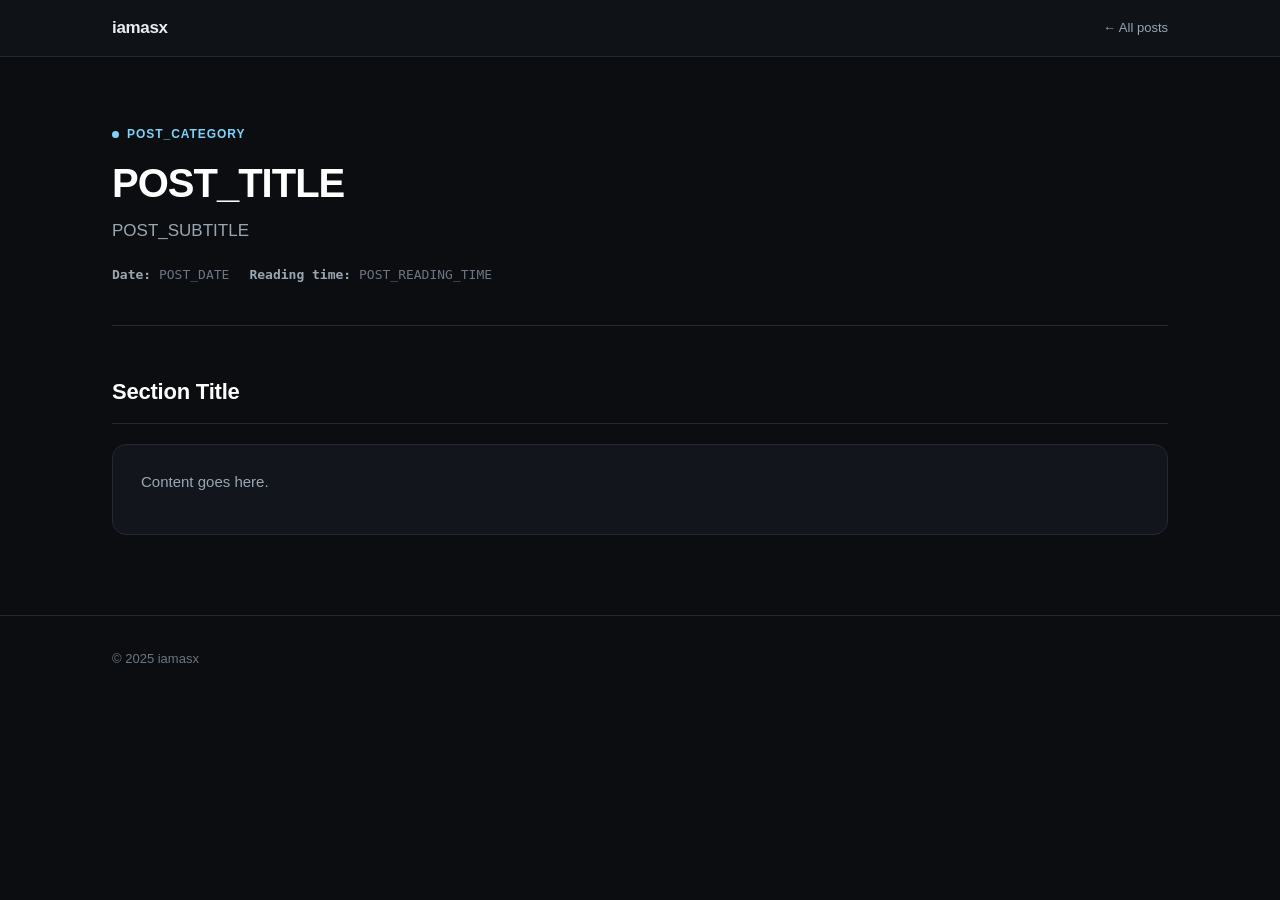
<file: posts/_template.html>
<!DOCTYPE html>
<html lang="en">
<head>
  <meta charset="utf-8">
  <meta name="viewport" content="width=device-width, initial-scale=1">
  <title>POST_TITLE — iamasx</title>
  <link rel="stylesheet" href="../../assets/css/shared.css">
  <link rel="stylesheet" href="../../assets/css/post.css">
</head>
<body>
  <nav class="site-nav">
    <div class="wrap">
      <a href="../../" class="site-name">iamasx</a>
      <div class="nav-links">
        <a href="../../">&larr; All posts</a>
      </div>
    </div>
  </nav>

  <div class="wrap">
    <header class="post-header">
      <div class="eyebrow"><span class="dot"></span>POST_CATEGORY</div>
      <h1>POST_TITLE</h1>
      <p class="sub">POST_SUBTITLE</p>
      <div class="meta-row">
        <span><b>Date:</b> POST_DATE</span>
        <span><b>Reading time:</b> POST_READING_TIME</span>
      </div>
    </header>

    <!-- Post content goes here -->
    <section>
      <h2>Section Title</h2>
      <div class="card">
        <p>Content goes here.</p>
      </div>
    </section>
  </div>

  <footer class="site-footer">
    <div class="wrap">
      <p>&copy; 2025 iamasx</p>
    </div>
  </footer>
</body>
</html>
</file>
<file: assets/css/shared.css>
:root {
  --bg: #0b0d10;
  --bg-2: #0f1216;
  --panel: #12161c;
  --panel-2: #161b22;
  --line: #232a33;
  --line-2: #2d3742;
  --ink: #e6edf3;
  --ink-dim: #9aa6b2;
  --ink-faint: #6b7685;
  --accent: #7dd3fc;
  --accent-dim: #38bdf8;
  --good: #22c55e;
  --bad: #f87171;
  --warn: #f59e0b;
  --radius: 14px;
  --radius-sm: 8px;
}

*, *::before, *::after { margin: 0; padding: 0; box-sizing: border-box; }

html { -webkit-font-smoothing: antialiased; -moz-osx-font-smoothing: grayscale; }

body {
  background: var(--bg);
  color: var(--ink);
  font: 15px/1.65 -apple-system, BlinkMacSystemFont, "Helvetica Neue", Helvetica, Arial, sans-serif;
  min-height: 100vh;
}

code, pre, .mono {
  font-family: ui-monospace, SFMono-Regular, "SF Mono", Menlo, Consolas, "Liberation Mono", monospace;
}

a { color: var(--accent); text-decoration: none; }
a:hover { color: var(--accent-dim); }

.wrap {
  max-width: 1120px;
  margin: 0 auto;
  padding: 0 32px;
}

/* ── Nav ── */
.site-nav {
  background: var(--bg-2);
  border-bottom: 1px solid var(--line);
  position: sticky;
  top: 0;
  z-index: 100;
}

.site-nav .wrap {
  display: flex;
  align-items: center;
  justify-content: space-between;
  height: 56px;
}

.site-name {
  font-size: 17px;
  font-weight: 700;
  color: var(--ink);
  letter-spacing: -0.02em;
}

.site-name:hover { color: var(--accent); }

.nav-links { display: flex; gap: 20px; align-items: center; }

.nav-links a {
  font-size: 13px;
  color: var(--ink-dim);
  transition: color 0.15s;
}

.nav-links a:hover { color: var(--ink); }

/* ── Footer ── */
.site-footer {
  margin-top: 80px;
  padding: 32px 0;
  border-top: 1px solid var(--line);
}

.site-footer .wrap {
  display: flex;
  align-items: center;
  justify-content: space-between;
}

.site-footer p {
  font-size: 13px;
  color: var(--ink-faint);
}

/* ── Responsive ── */
@media (max-width: 700px) {
  .wrap { padding: 0 18px; }
  .site-nav .wrap { height: 48px; }
}
</file>
<file: assets/css/post.css>
/* ── Post layout ── */
.post-header {
  padding: 64px 0 40px;
  border-bottom: 1px solid var(--line);
  margin-bottom: 48px;
}

.post-header .eyebrow {
  display: inline-flex;
  align-items: center;
  gap: 8px;
  font-size: 12px;
  font-weight: 600;
  text-transform: uppercase;
  letter-spacing: 0.08em;
  color: var(--accent);
  margin-bottom: 16px;
}

.post-header .eyebrow .dot {
  width: 7px;
  height: 7px;
  border-radius: 50%;
  background: var(--accent);
}

.post-header h1 {
  font-size: 40px;
  font-weight: 700;
  line-height: 1.15;
  letter-spacing: -0.025em;
  color: #fff;
  margin-bottom: 12px;
}

.post-header .sub {
  font-size: 17px;
  color: var(--ink-dim);
  line-height: 1.5;
  margin-bottom: 20px;
}

.post-header .meta-row {
  display: flex;
  flex-wrap: wrap;
  gap: 20px;
  font-size: 13px;
  font-family: ui-monospace, SFMono-Regular, "SF Mono", Menlo, Consolas, monospace;
  color: var(--ink-faint);
}

.post-header .meta-row b { color: var(--ink-dim); font-weight: 600; }

/* ── Sections ── */
section { margin-bottom: 48px; }

section h2 {
  font-size: 22px;
  font-weight: 700;
  letter-spacing: -0.01em;
  color: #fff;
  margin-bottom: 20px;
  padding-bottom: 12px;
  border-bottom: 1px solid var(--line);
}

section h3 {
  font-size: 17px;
  font-weight: 600;
  color: var(--ink);
  margin-bottom: 12px;
}

section p {
  margin-bottom: 16px;
  color: var(--ink-dim);
  line-height: 1.7;
}

/* ── Cards ── */
.card {
  background: var(--panel);
  border: 1px solid var(--line);
  border-radius: var(--radius);
  padding: 24px 28px;
  margin-bottom: 16px;
}

/* ── Code blocks ── */
pre {
  background: var(--panel);
  border: 1px solid var(--line);
  border-radius: var(--radius-sm);
  padding: 18px 22px;
  overflow-x: auto;
  font-size: 13px;
  line-height: 1.55;
  margin-bottom: 16px;
  color: var(--ink);
}

code {
  background: rgba(125, 211, 252, 0.08);
  padding: 2px 6px;
  border-radius: 4px;
  font-size: 0.9em;
  color: var(--accent);
}

pre code {
  background: none;
  padding: 0;
  border-radius: 0;
  font-size: inherit;
  color: inherit;
}

/* ── Tables ── */
table {
  width: 100%;
  border-collapse: collapse;
  margin-bottom: 16px;
  font-size: 14px;
}

th, td {
  text-align: left;
  padding: 10px 14px;
  border-bottom: 1px solid var(--line);
}

th {
  font-weight: 600;
  color: var(--ink);
  font-size: 12px;
  text-transform: uppercase;
  letter-spacing: 0.06em;
}

td { color: var(--ink-dim); }

/* ── Collapsible ── */
details {
  background: var(--panel);
  border: 1px solid var(--line);
  border-radius: var(--radius-sm);
  margin-bottom: 12px;
}

summary {
  padding: 14px 18px;
  cursor: pointer;
  font-weight: 600;
  font-size: 14px;
  color: var(--ink);
  list-style: none;
}

summary::before {
  content: "\25B6";
  display: inline-block;
  margin-right: 10px;
  font-size: 10px;
  color: var(--ink-faint);
  transition: transform 0.15s;
}

details[open] summary::before { transform: rotate(90deg); }

details > :not(summary) { padding: 0 18px 14px; }

/* ── Alerts ── */
.alert {
  border-radius: var(--radius-sm);
  padding: 16px 20px;
  margin-bottom: 16px;
  font-size: 14px;
  line-height: 1.55;
}

.alert-info { background: rgba(125, 211, 252, 0.08); border-left: 3px solid var(--accent); color: var(--ink-dim); }
.alert-warn { background: rgba(245, 158, 11, 0.08); border-left: 3px solid var(--warn); color: var(--ink-dim); }
.alert-good { background: rgba(34, 197, 94, 0.08); border-left: 3px solid var(--good); color: var(--ink-dim); }

/* ── Lists ── */
ul, ol {
  padding-left: 22px;
  margin-bottom: 16px;
  color: var(--ink-dim);
}

li { margin-bottom: 6px; line-height: 1.6; }

/* ── Responsive ── */
@media (max-width: 700px) {
  .post-header { padding: 40px 0 28px; }
  .post-header h1 { font-size: 28px; }
  .post-header .sub { font-size: 15px; }
  section h2 { font-size: 19px; }
}
</file>
